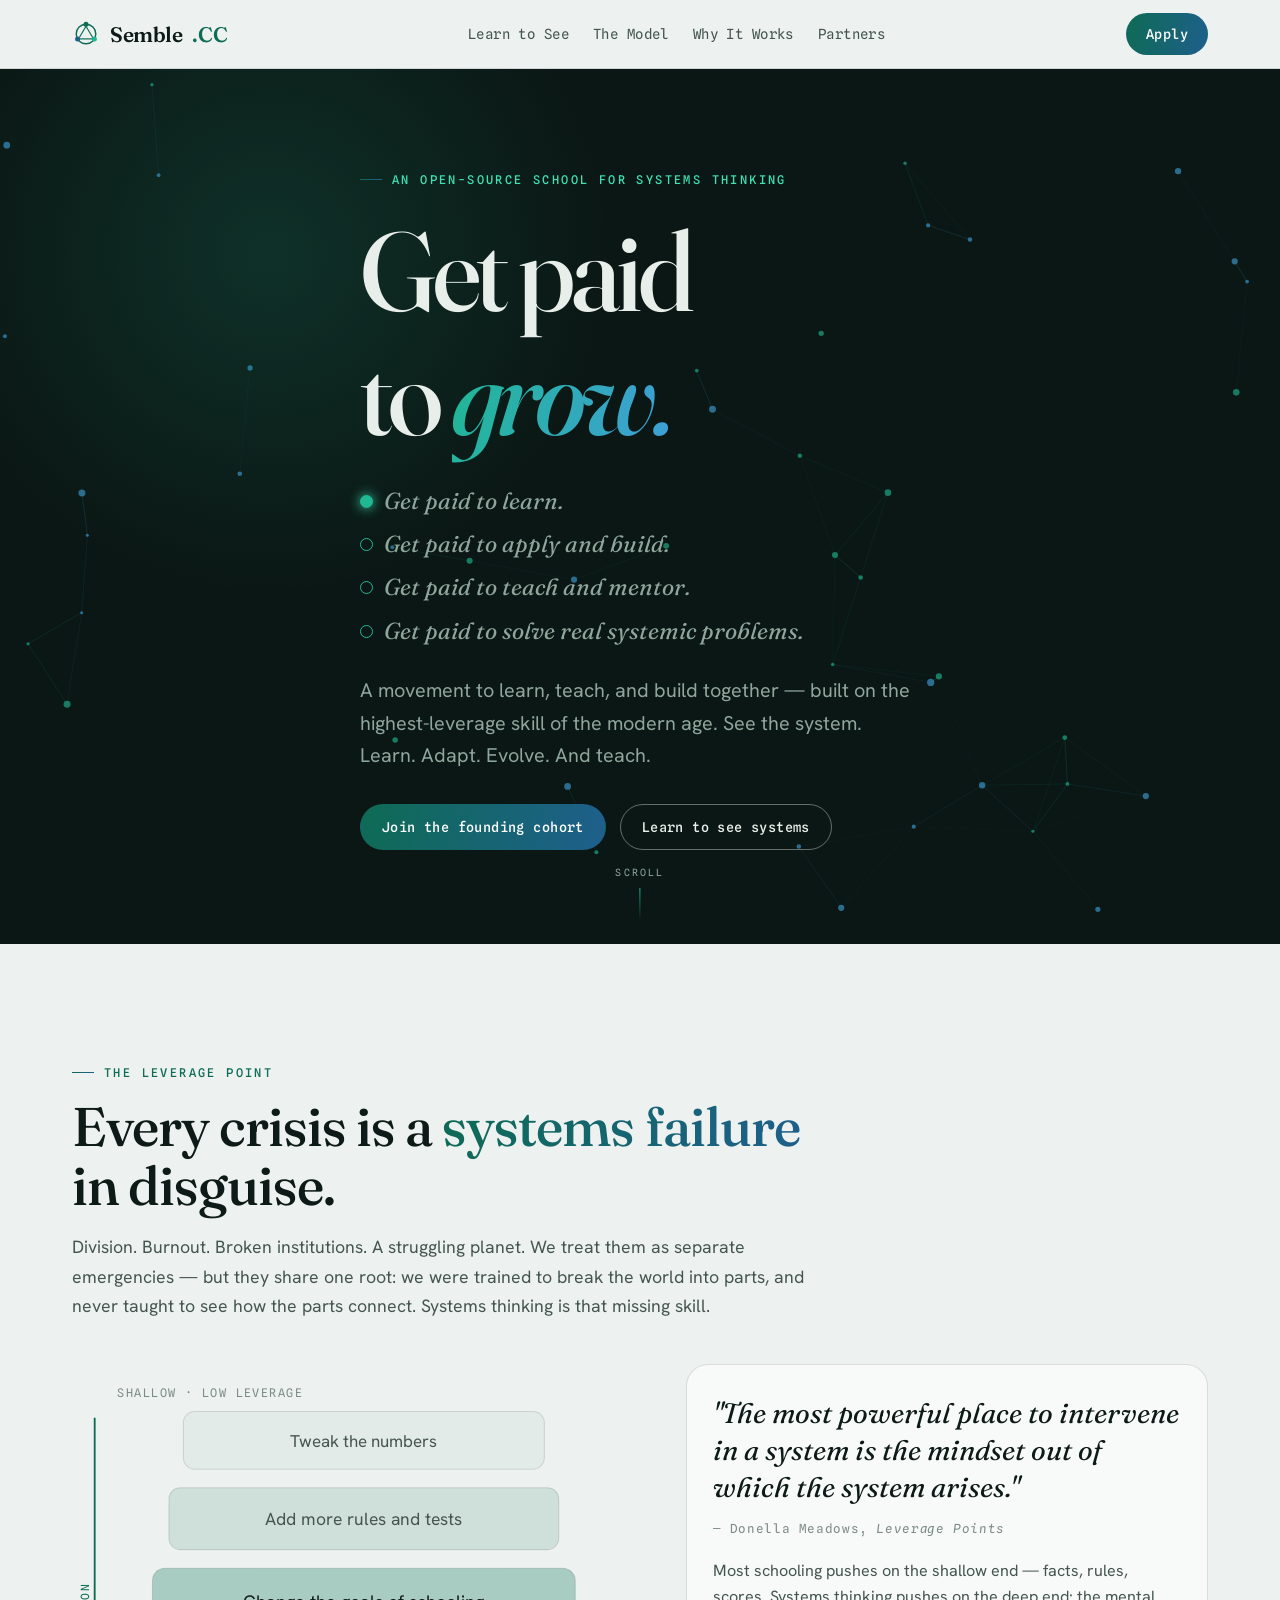
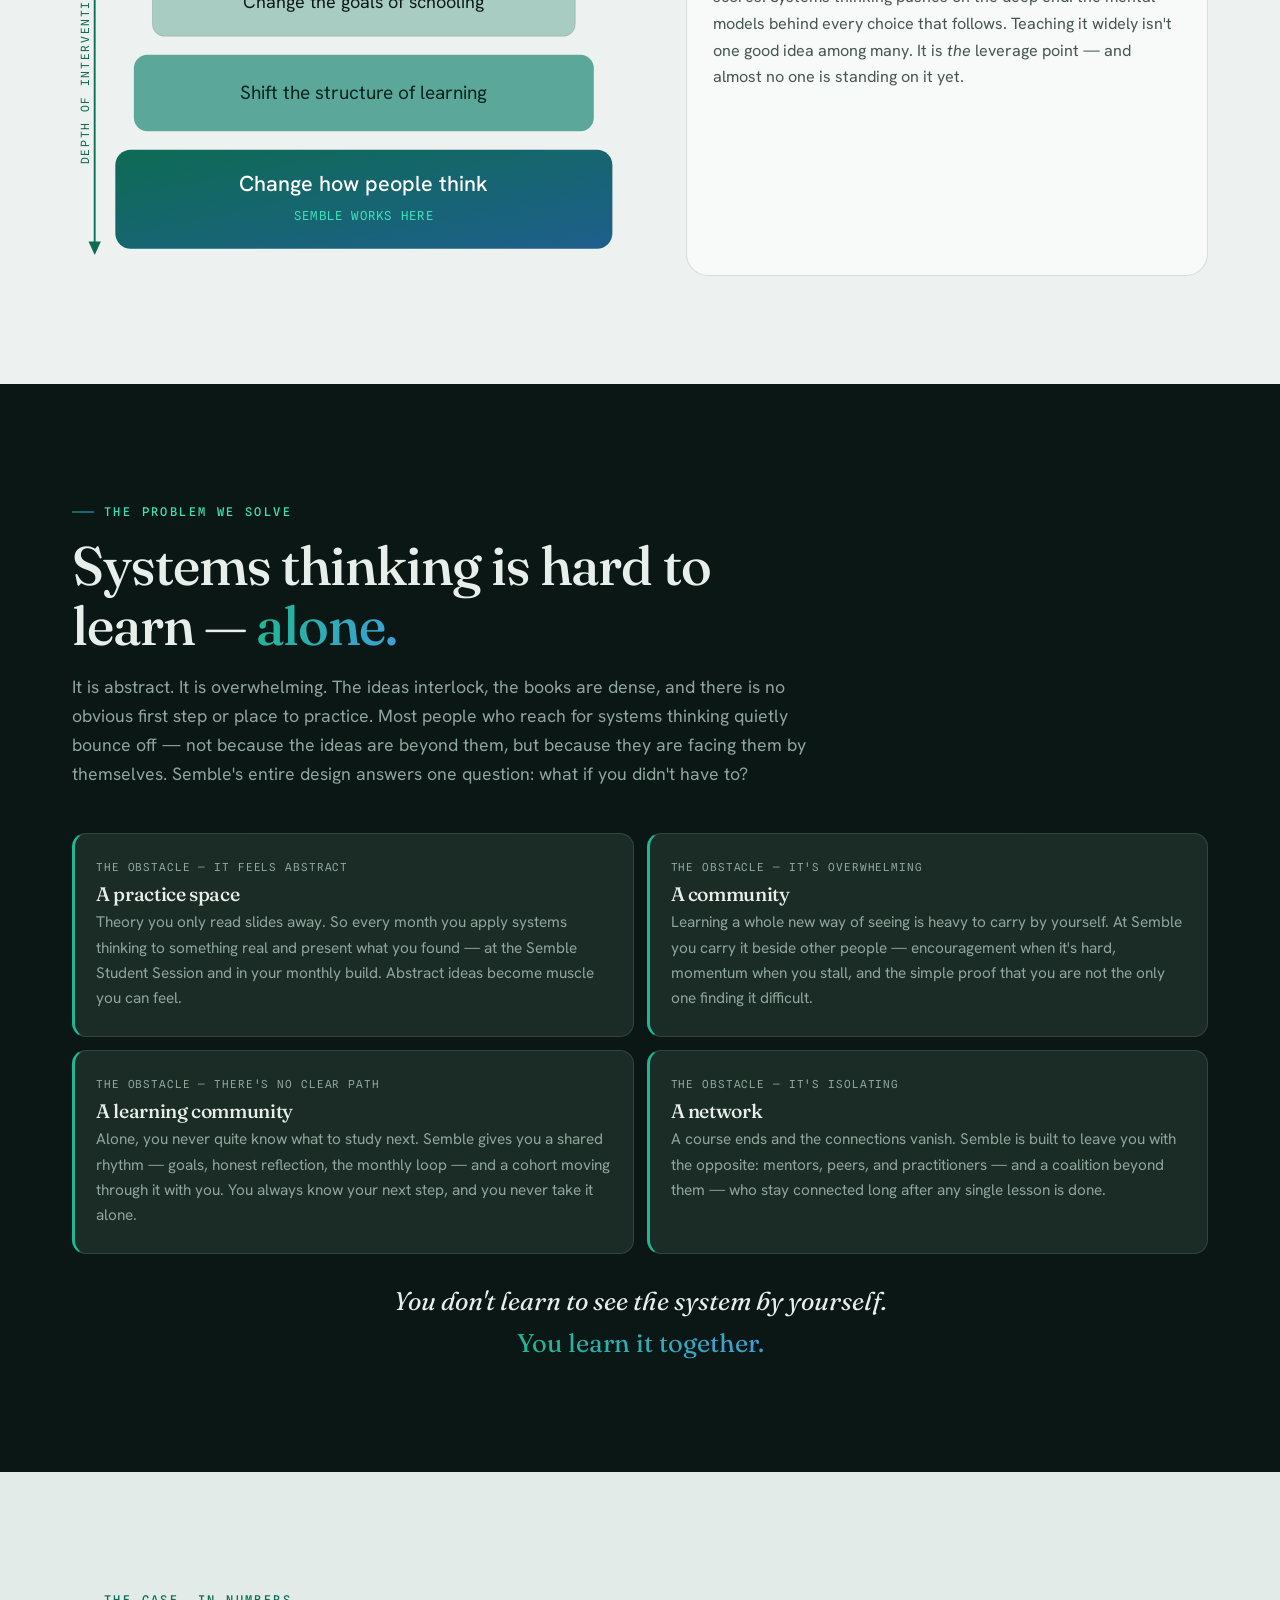
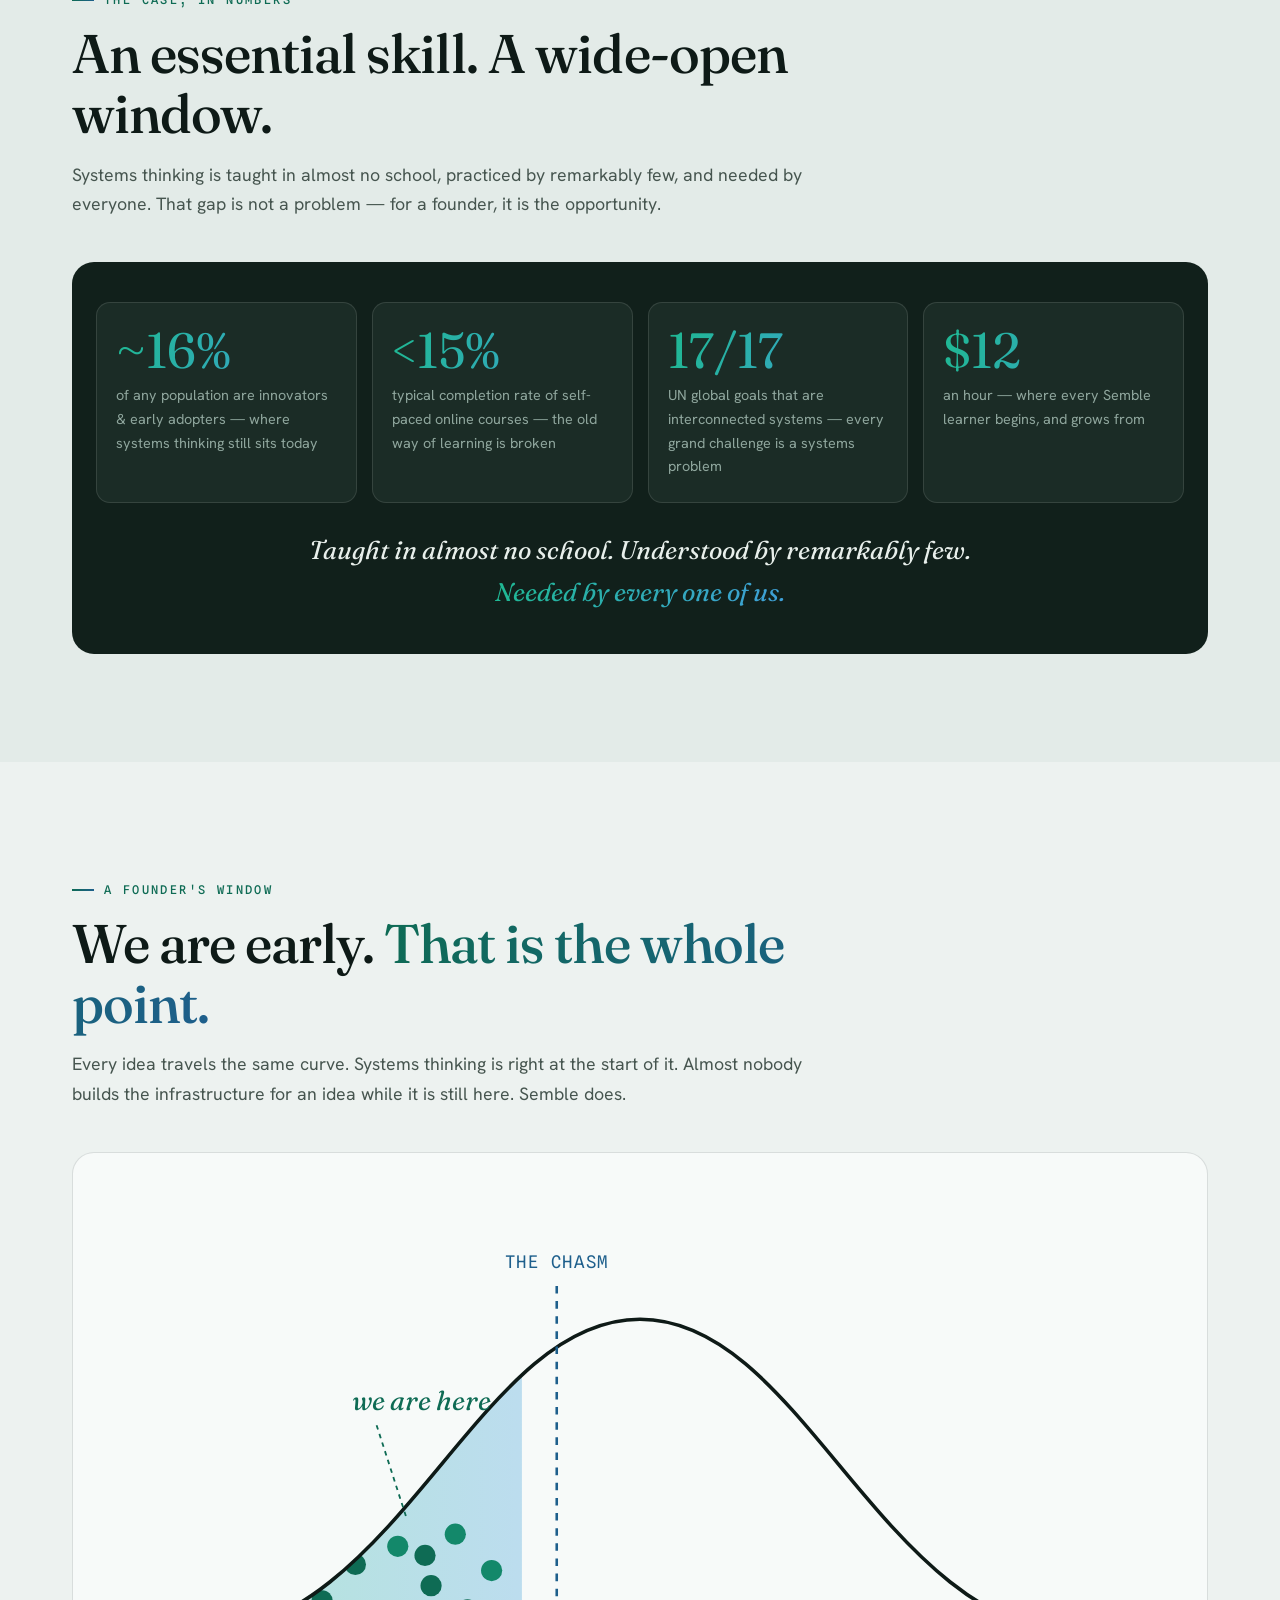
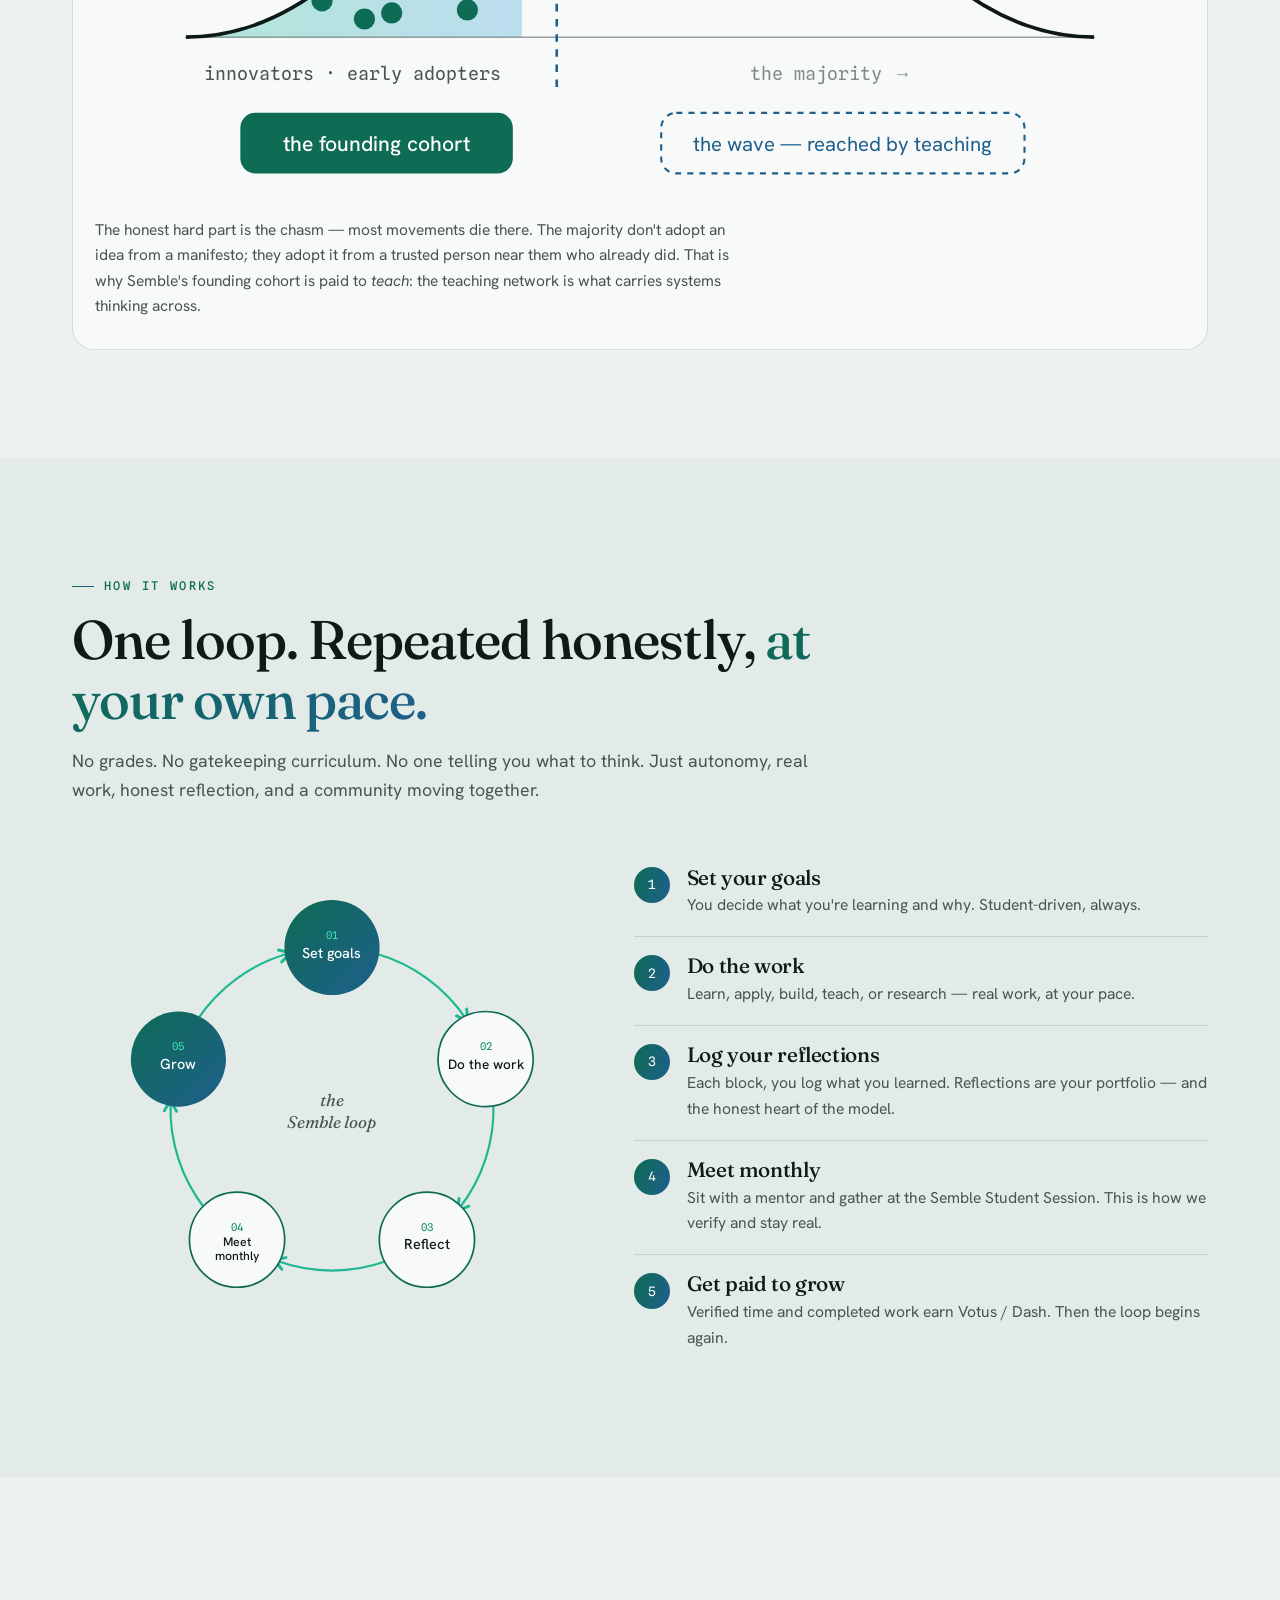
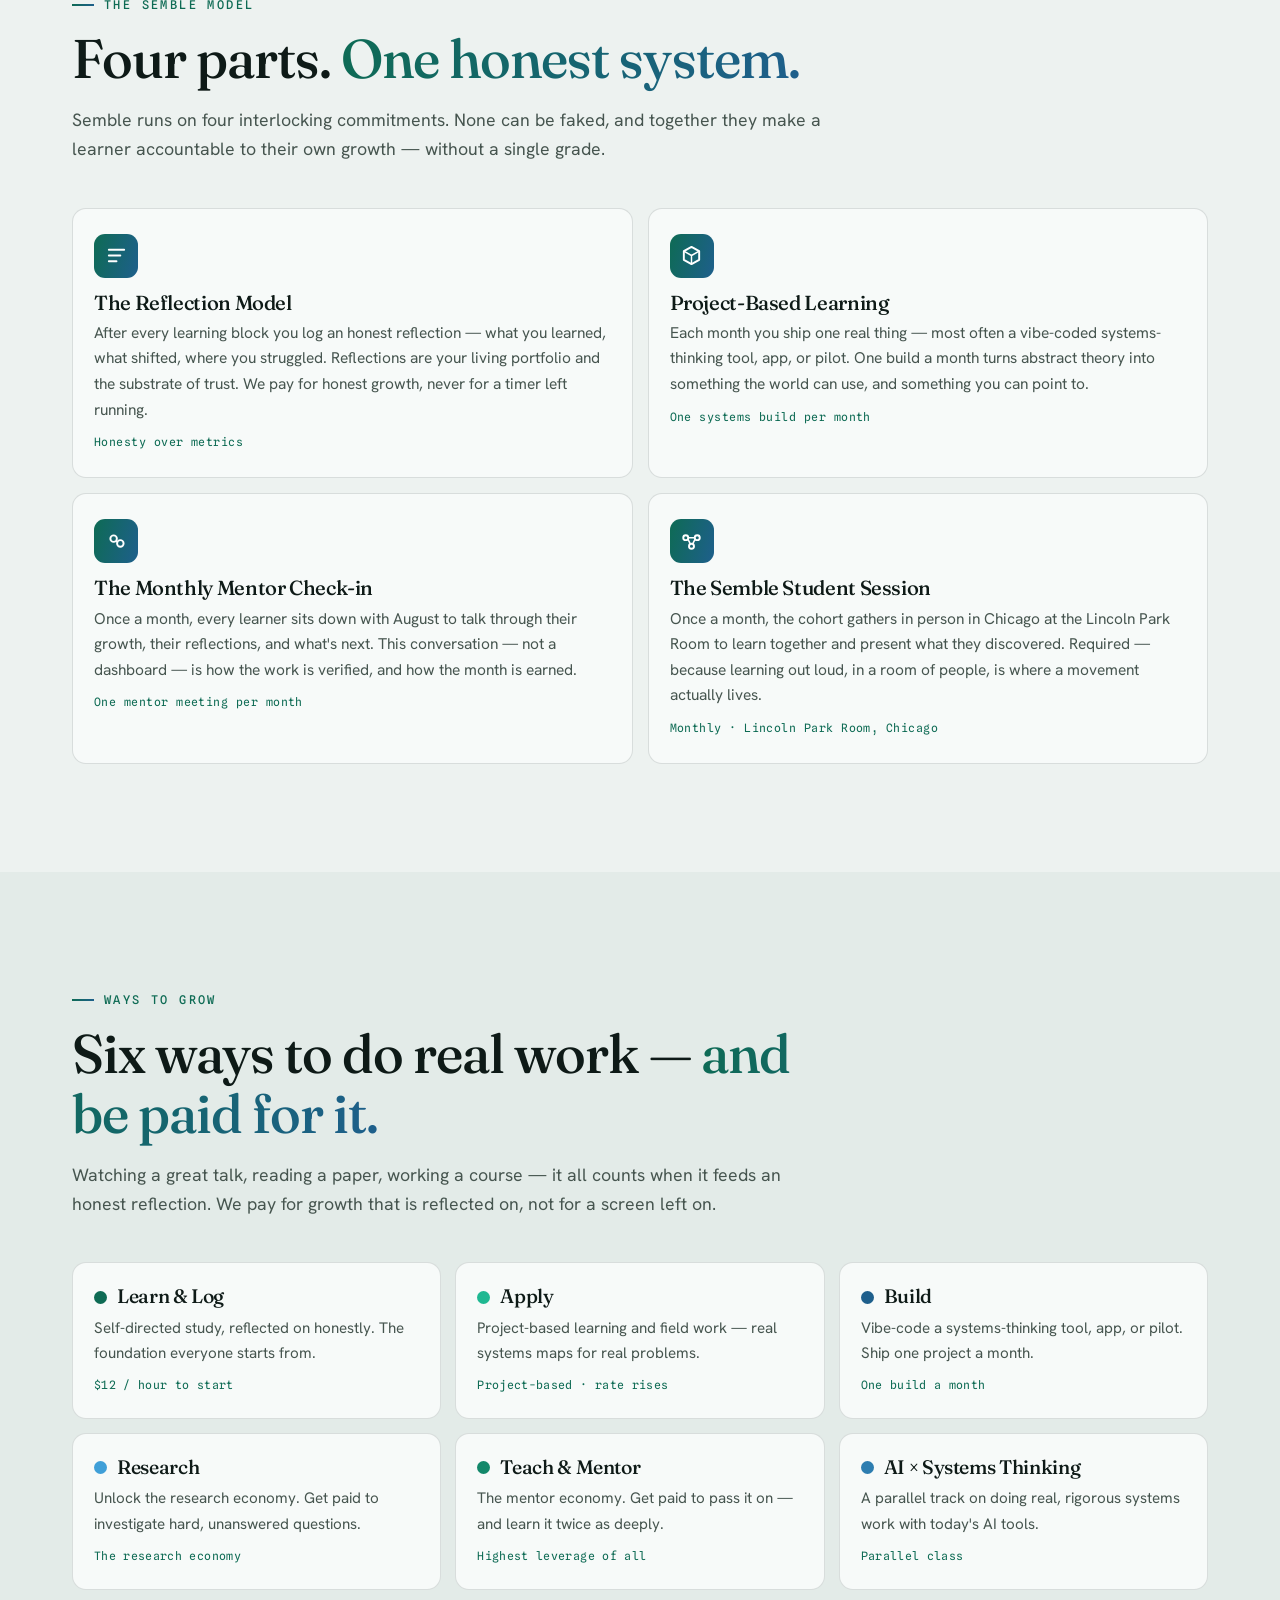
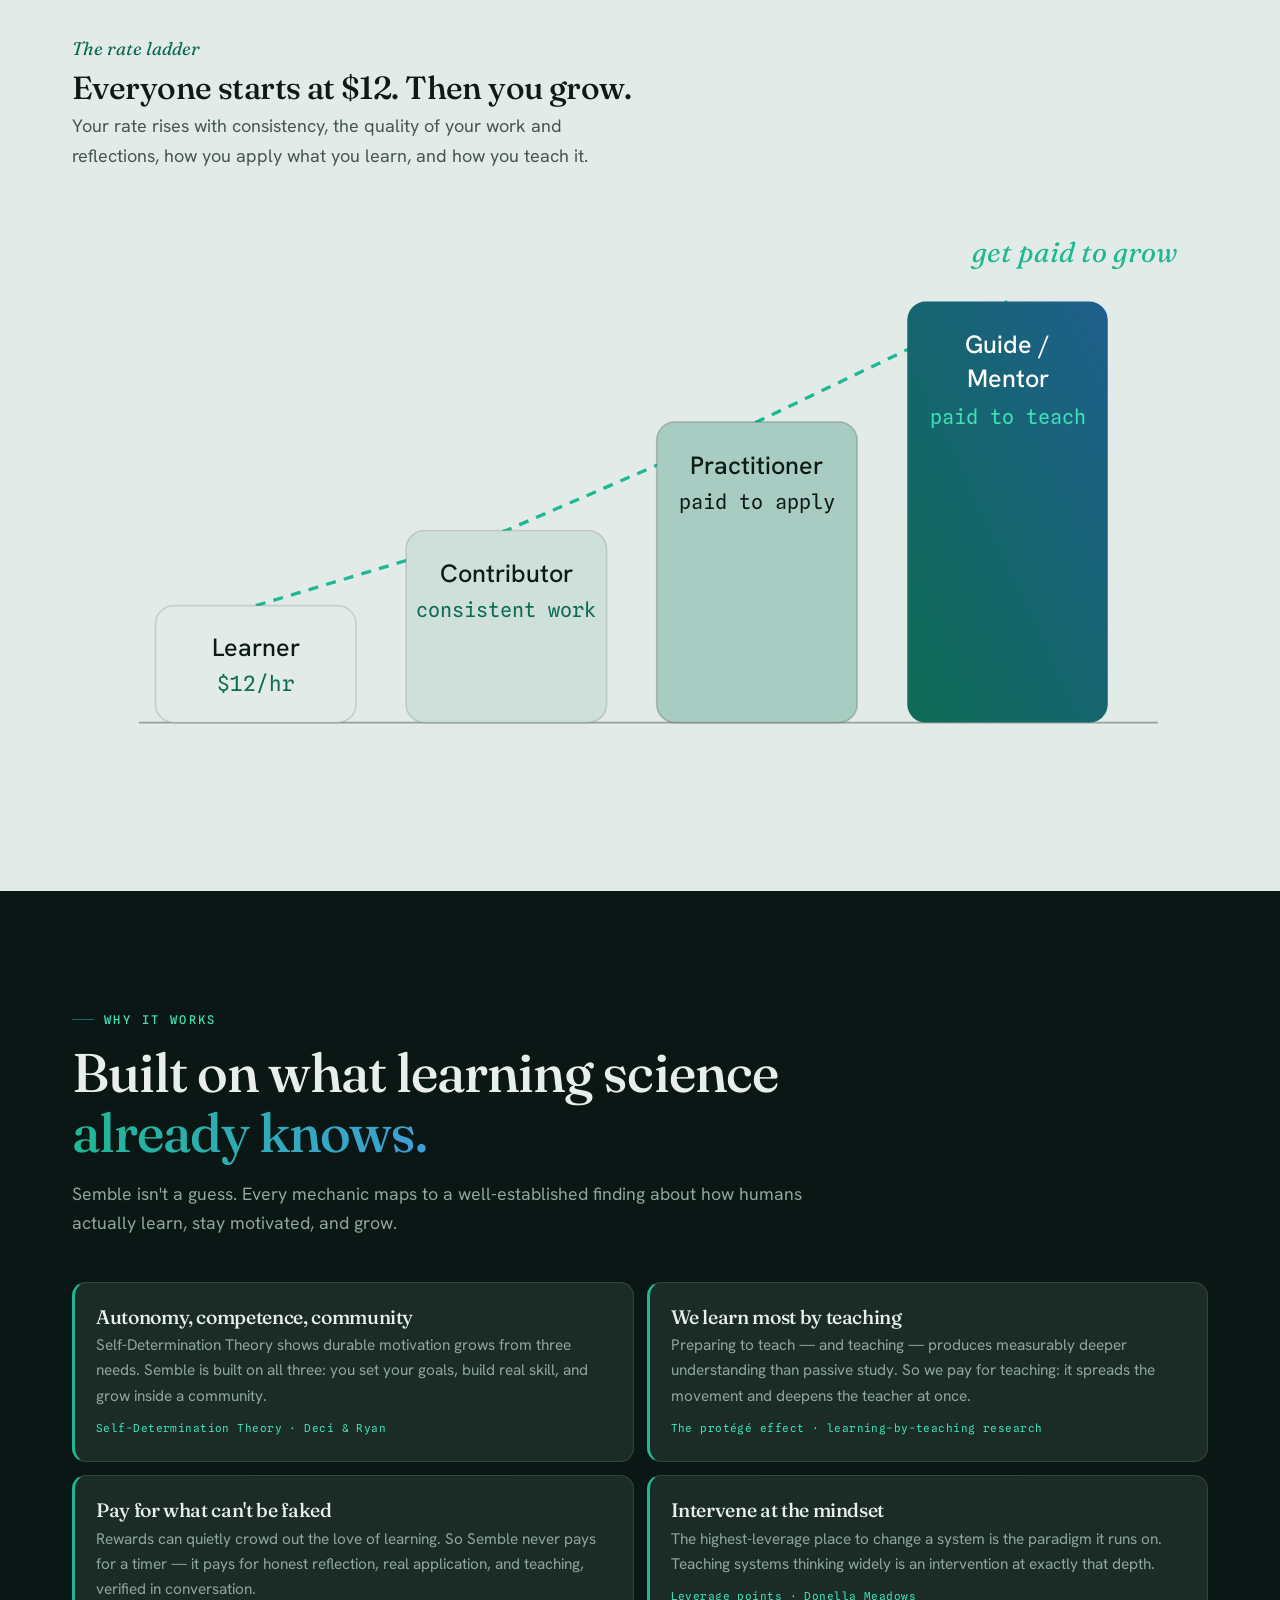
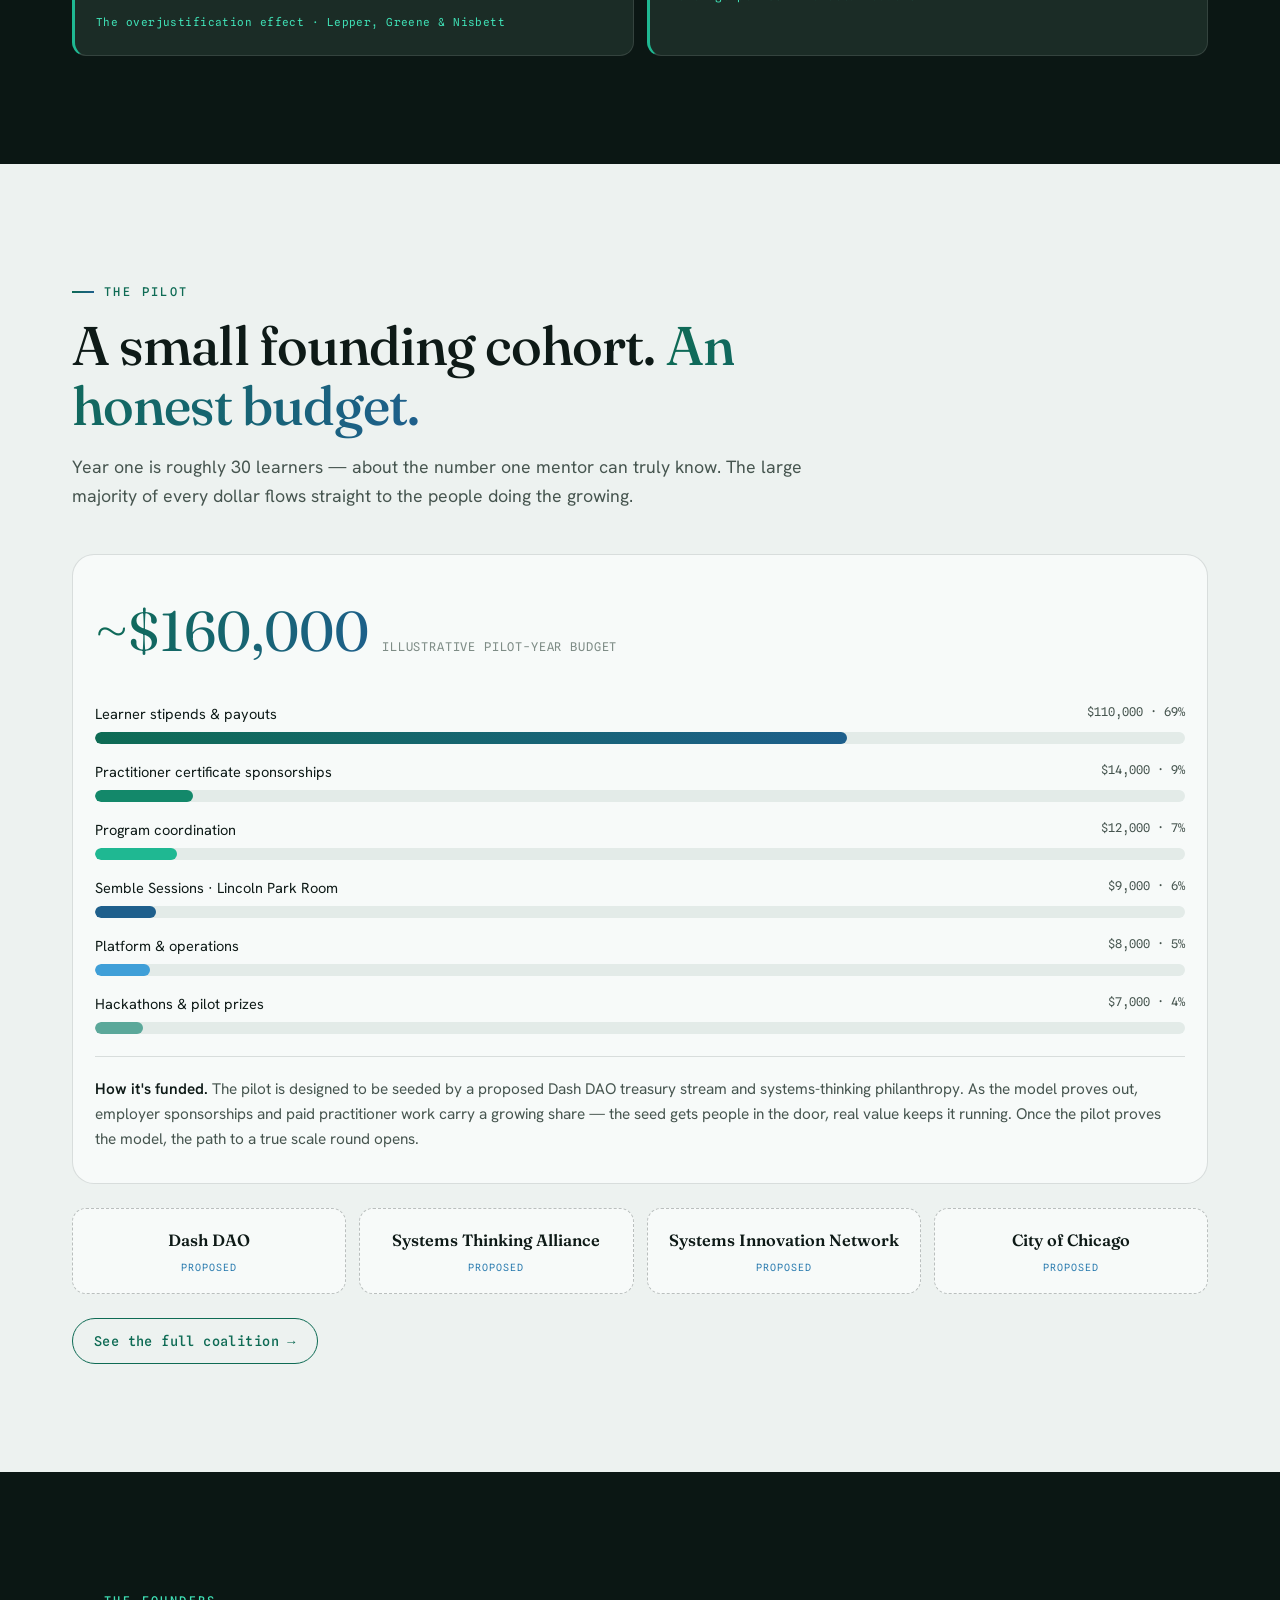
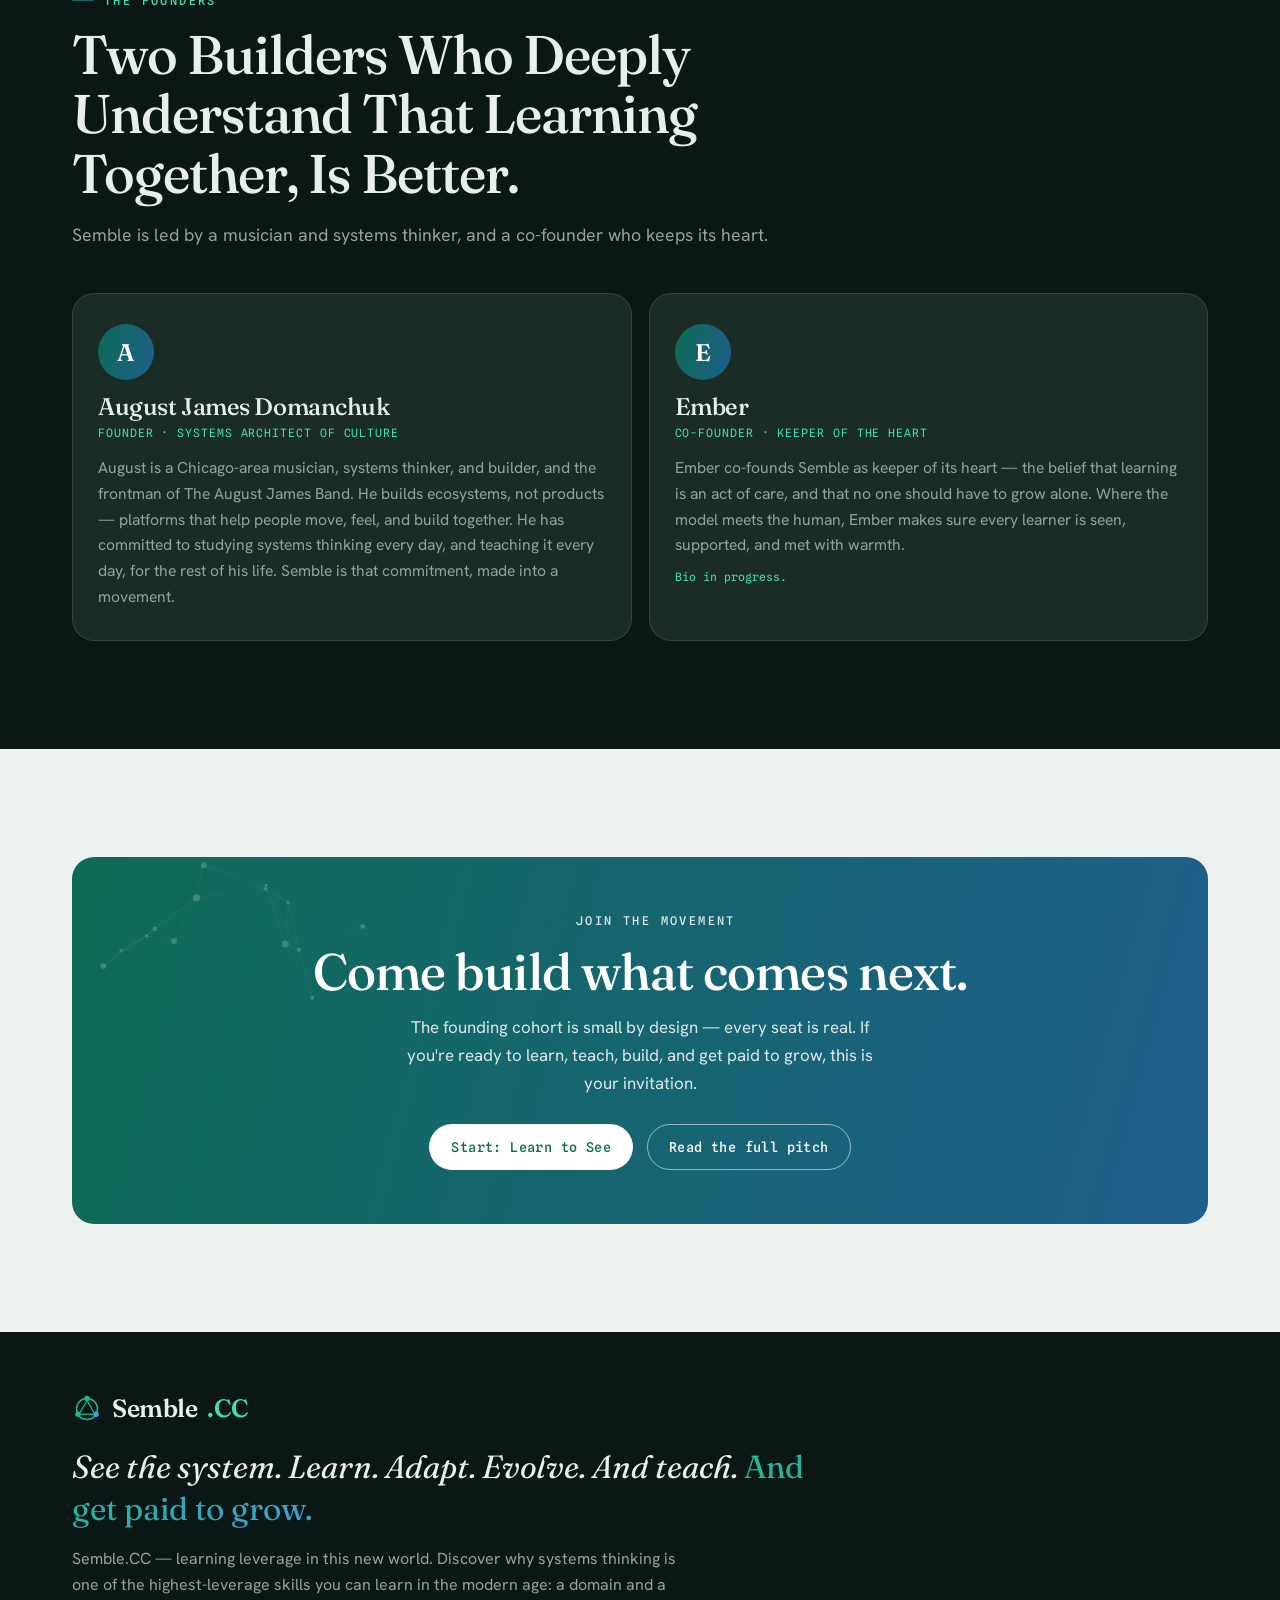
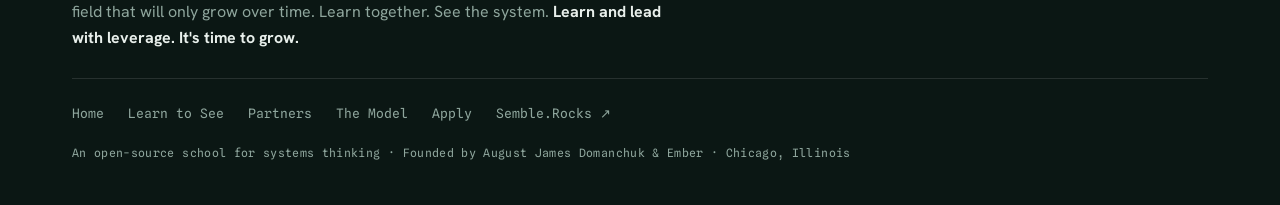
<file: site/public/index.html>
<!DOCTYPE html>
<html lang="en">
<head>
<meta charset="UTF-8">
<meta name="viewport" content="width=device-width, initial-scale=1.0">
<title>Semble.CC — Get Paid to Grow</title>
<meta name="description" content="An open-source school for systems thinking. A movement to learn, teach, and build together — and get paid to grow.">
<link rel="preconnect" href="https://fonts.googleapis.com"><link rel="preconnect" href="https://fonts.gstatic.com" crossorigin>
<link href="https://fonts.googleapis.com/css2?family=Fraunces:ital,opsz,wght@0,9..144,400;0,9..144,500;0,9..144,600;1,9..144,400&family=Hanken+Grotesk:wght@400;500;600&family=Spline+Sans+Mono:wght@400;500&display=swap" rel="stylesheet">
<style>
:root{--bg:#EDF2F0;--bg2:#E3EBE8;--surf:#F7FAF9;--ink:#0E1A17;--ink2:#46554F;--ink3:#7E8C86;
--green:#0E6B54;--green2:#13886A;--blue:#1E5F8C;--blue2:#2D7DB0;--mint:#1FB892;--sky:#3F9FD8;
--line:rgba(14,26,23,.13);--line2:rgba(14,26,23,.26);--dark:#0B1714;--dark2:#11201B;--dcard:#1B2C26;
--dink:#E8EFEB;--dink2:#8FA69D;--dline:rgba(232,239,235,.12);--gm:#3FE0B5;
--rad:14px;--radl:22px;--mw:1180px;--fd:'Fraunces',Georgia,serif;--fb:'Hanken Grotesk',system-ui,sans-serif;
--fm:'Spline Sans Mono',monospace;--grad:linear-gradient(105deg,#0E6B54,#1E5F8C);--gradb:linear-gradient(105deg,#1FB892,#3F9FD8);}
*{margin:0;padding:0;box-sizing:border-box}
body{background:var(--bg);color:var(--ink);font-family:var(--fb);font-size:17px;line-height:1.65;-webkit-font-smoothing:antialiased;overflow-x:hidden}
h1,h2,h3,h4{font-family:var(--fd);font-weight:500;line-height:1.1;letter-spacing:-.018em}
a{color:inherit}::selection{background:var(--mint);color:#04241C}
.wrap{max-width:var(--mw);margin:0 auto;padding:0 22px}
.eb{font-family:var(--fm);font-size:12px;font-weight:500;letter-spacing:.2em;text-transform:uppercase;color:var(--green);display:inline-flex;align-items:center;gap:10px}
.eb::before{content:"";width:22px;height:1.5px;background:var(--grad)}
.gt{background:var(--grad);-webkit-background-clip:text;background-clip:text;color:transparent}
.gtb{background:var(--gradb);-webkit-background-clip:text;background-clip:text;color:transparent}
:root{--iris:#7B6CF0;--iris2:#9D8DF5;--gradi:linear-gradient(105deg,#1E5F8C,#7B6CF0)}
.gti{background:var(--gradi);-webkit-background-clip:text;background-clip:text;color:transparent}
.rv{opacity:0;transform:translateY(28px);transition:opacity .9s cubic-bezier(.2,.7,.2,1),transform .9s cubic-bezier(.2,.7,.2,1)}
.rv.in{opacity:1;transform:none}
section{position:relative}
.page{display:none}.page.active{display:block}
nav{position:sticky;top:0;z-index:60;backdrop-filter:blur(12px);background:rgba(237,242,240,.86);border-bottom:1px solid var(--line)}
.nin{display:flex;align-items:center;justify-content:space-between;padding:13px 22px;max-width:var(--mw);margin:0 auto}
.brand{display:flex;align-items:center;gap:10px;font-family:var(--fd);font-size:21px;font-weight:600;letter-spacing:-.02em;text-decoration:none}
.brand svg{width:28px;height:28px;flex:none}
.nlx{display:none;gap:24px;font-size:14px;font-family:var(--fm);letter-spacing:.03em}
.nlx a{text-decoration:none;color:var(--ink2);transition:color .2s}.nlx a:hover,.nlx a.cur{color:var(--green)}
.btn{display:inline-flex;align-items:center;gap:8px;font-family:var(--fm);font-size:13.5px;font-weight:500;letter-spacing:.03em;padding:11px 21px;border-radius:999px;text-decoration:none;cursor:pointer;border:1.5px solid transparent;transition:all .22s}
.bf{background:var(--grad);color:#fff}.bf:hover{transform:translateY(-2px);box-shadow:0 12px 26px -12px rgba(14,107,84,.7)}
.bg-{border-color:var(--green);color:var(--green)}.bg-:hover{background:var(--green);color:#fff;transform:translateY(-2px)}
nav .btn{padding:9px 19px}
.hero{position:relative;background:var(--dark);color:var(--dink);overflow:hidden;padding:90px 0 94px;min-height:80vh;display:flex;align-items:center}
.netcv{position:absolute;inset:0;width:100%;height:100%;z-index:0}
.hero::after{content:"";position:absolute;left:-8%;top:-18%;width:58%;height:78%;background:radial-gradient(circle,rgba(31,184,146,.16),transparent 68%);z-index:1}
.hin{position:relative;z-index:3;max-width:880px}
.hero .eb{color:var(--gm)}
.hero h1{font-size:clamp(3rem,12vw,7rem);margin:20px 0 0;letter-spacing:-.04em;color:var(--dink)}
.hero h1 em{font-style:italic}.hero h1 em.g{background:var(--gradb);-webkit-background-clip:text;background-clip:text;color:transparent}
.slo{margin:26px 0 6px;display:flex;flex-direction:column;gap:5px}
.slo span{font-family:var(--fd);font-size:clamp(1.05rem,3.6vw,1.45rem);font-style:italic;color:var(--dink2);padding-left:24px;position:relative}
.slo span::before{content:"";position:absolute;left:0;top:.56em;width:11px;height:11px;border-radius:50%;border:1.6px solid var(--mint)}
.slo span.ld::before{background:var(--mint);box-shadow:0 0 12px var(--gm)}
.hero .lede{font-size:clamp(1.05rem,2.4vw,1.24rem);color:var(--dink2);max-width:560px;margin:24px 0 32px}
.hcta{display:flex;gap:14px;flex-wrap:wrap}
.hero .bg-{border-color:rgba(232,239,235,.4);color:var(--dink)}
.hero .bg-:hover{background:rgba(232,239,235,.1);color:#fff;border-color:rgba(232,239,235,.55)}
.cue{position:absolute;bottom:24px;left:50%;transform:translateX(-50%);z-index:3;font-family:var(--fm);font-size:10px;letter-spacing:.22em;text-transform:uppercase;color:var(--dink2);display:flex;flex-direction:column;align-items:center;gap:8px}
.cue .ln{width:1.5px;height:32px;background:linear-gradient(var(--mint),transparent);animation:sl 2.4s ease-in-out infinite}
@keyframes sl{0%,100%{opacity:.2;transform:scaleY(.4);transform-origin:top}50%{opacity:1;transform:scaleY(1)}}
.sec{padding:84px 0}
.sh{max-width:760px;margin-bottom:44px}
.sh h2{font-size:clamp(2.05rem,6vw,3.4rem);margin:14px 0 16px}
.sh p{font-size:1.11rem;color:var(--ink2)}
.kick{font-family:var(--fd);font-style:italic;color:var(--green);font-size:1.15rem}
.dk{background:var(--dark);color:var(--dink)}.dk .sh p{color:var(--dink2)}.dk .eb{color:var(--gm)}.dk .kick{color:var(--gm)}
.lg{display:grid;gap:36px}
.lsvg,.csvg,.losvg,.rsvg,.cosvg,.rfsvg,.ibsvg{width:100%;height:auto;display:block}
.lnote{background:var(--surf);border:1px solid var(--line);border-radius:var(--radl);padding:30px 26px}
.lnote .q{font-family:var(--fd);font-size:clamp(1.3rem,3.8vw,1.75rem);font-style:italic;line-height:1.32}
.lnote .ci{font-family:var(--fm);font-size:12.5px;letter-spacing:.05em;color:var(--ink3);margin-top:13px}
.stb{background:var(--dark2);border-radius:var(--radl);padding:40px 24px;color:var(--dink)}
.stg{display:grid;grid-template-columns:1fr 1fr;gap:15px}
.st{background:var(--dcard);border:1px solid var(--dline);border-radius:var(--rad);padding:23px 19px}
.st .b{font-family:var(--fd);font-size:clamp(2.2rem,8vw,3.1rem);line-height:1;background:var(--gradb);-webkit-background-clip:text;background-clip:text;color:transparent}
.st .l{font-size:.9rem;color:var(--dink2);margin-top:8px}
.stf{margin-top:26px;font-family:var(--fd);font-style:italic;font-size:clamp(1.15rem,3.6vw,1.6rem);text-align:center;color:var(--dink)}
.pan{background:var(--surf);border:1px solid var(--line);border-radius:var(--radl);padding:30px 22px}
.hg{display:grid;gap:42px;align-items:center}
.losvg{max-width:510px;margin:0 auto}
.orb{transform-origin:300px 300px;animation:spin 24s linear infinite}@keyframes spin{to{transform:rotate(360deg)}}
.steps{display:flex;flex-direction:column}
.step{display:flex;gap:17px;padding:18px 0;border-bottom:1px solid var(--line)}
.step:last-child{border-bottom:none}
.step .n{font-family:var(--fm);font-size:13px;color:#fff;background:var(--grad);width:36px;height:36px;border-radius:50%;display:flex;align-items:center;justify-content:center;flex:none}
.step h4{font-size:1.3rem;margin-bottom:3px}.step p{color:var(--ink2);font-size:.98rem}
.mg{display:grid;gap:15px}
.mc{background:var(--surf);border:1px solid var(--line);border-radius:var(--rad);padding:25px 21px;transition:transform .25s,box-shadow .25s}
.mc:hover{transform:translateY(-4px);box-shadow:0 18px 38px -22px rgba(14,107,84,.5)}
.mc .mi{width:44px;height:44px;border-radius:11px;background:var(--grad);display:flex;align-items:center;justify-content:center;margin-bottom:14px}
.mc .mi svg{width:23px;height:23px}
.mc h4{font-size:1.27rem;margin-bottom:6px}.mc p{color:var(--ink2);font-size:.97rem}
.mc .tg{font-family:var(--fm);font-size:11.5px;letter-spacing:.04em;color:var(--green);margin-top:11px;display:block}
.tg-{display:grid;gap:14px}
.tk{background:var(--surf);border:1px solid var(--line);border-radius:var(--rad);padding:23px 21px;transition:transform .25s,box-shadow .25s,border-color .25s}
.tk:hover{transform:translateY(-5px);border-color:var(--mint);box-shadow:0 16px 36px -20px rgba(31,184,146,.55)}
.tk .ti{display:flex;align-items:center;gap:10px;margin-bottom:8px}
.tk .dt{width:13px;height:13px;border-radius:50%;flex:none}
.tk h4{font-size:1.22rem}.tk p{color:var(--ink2);font-size:.95rem}
.tk .rt{font-family:var(--fm);font-size:11.5px;color:var(--green);margin-top:10px;letter-spacing:.03em}
.pil{display:grid;gap:13px}
.pl{background:var(--dcard);border:1px solid var(--dline);border-radius:var(--rad);padding:24px 21px;border-left:3px solid var(--mint)}
.pl h4{font-size:1.22rem;color:var(--dink);margin-bottom:5px}
.pl p{color:var(--dink2);font-size:.96rem}
.pl .s{font-family:var(--fm);font-size:11px;color:var(--gm);margin-top:10px;letter-spacing:.04em}
.bud{background:var(--surf);border:1px solid var(--line);border-radius:var(--radl);padding:30px 22px}
.bt{display:flex;align-items:baseline;gap:13px;flex-wrap:wrap}
.bt .a{font-family:var(--fd);font-size:clamp(2.5rem,9vw,3.5rem)}
.bt .l{font-family:var(--fm);font-size:12px;letter-spacing:.07em;text-transform:uppercase;color:var(--ink3)}
.bars{margin-top:24px;display:flex;flex-direction:column;gap:16px}
.btp{display:flex;justify-content:space-between;font-size:.91rem;margin-bottom:6px;gap:10px}
.btp .v{font-family:var(--fm);color:var(--ink2);font-size:12px;flex:none}
.btr{height:12px;background:var(--bg2);border-radius:999px;overflow:hidden}
.bfl{height:100%;width:0;border-radius:999px;transition:width 1.3s cubic-bezier(.2,.7,.2,1)}
.fn{margin-top:22px;padding-top:20px;border-top:1px solid var(--line);font-size:.96rem;color:var(--ink2)}
.pp{display:grid;gap:13px;grid-template-columns:1fr 1fr}
.ppc{background:var(--surf);border:1px dashed var(--line2);border-radius:var(--rad);padding:18px 16px;text-align:center}
.ppc .n{font-family:var(--fd);font-size:1.02rem;font-weight:600}
.ppc .s{font-family:var(--fm);font-size:10px;letter-spacing:.1em;text-transform:uppercase;color:var(--blue2);margin-top:5px}
.fnd{display:grid;gap:17px}
.fc{background:var(--dcard);border:1px solid var(--dline);border-radius:var(--radl);padding:30px 25px}
.fc .av{width:56px;height:56px;border-radius:50%;background:var(--grad);display:flex;align-items:center;justify-content:center;font-family:var(--fd);font-size:1.5rem;font-weight:600;color:#fff;margin-bottom:14px}
.fc h3{font-size:1.5rem;color:var(--dink);margin-bottom:3px}
.fc .ro{font-family:var(--fm);font-size:11.5px;letter-spacing:.08em;text-transform:uppercase;color:var(--gm);margin-bottom:12px}
.fc p{color:var(--dink2);font-size:.98rem}
.fc .nt{color:var(--gm);font-family:var(--fm);font-size:11.5px;margin-top:10px}
.join,.cta{position:relative;background:var(--grad);color:#fff;border-radius:var(--radl);padding:54px 28px;text-align:center;overflow:hidden}
.join h2,.cta h2{color:#fff;font-size:clamp(2rem,6.8vw,3.2rem);margin-bottom:14px}
.join p,.cta p{color:rgba(255,255,255,.86);max-width:500px;margin:0 auto 26px;font-size:1.06rem}
.join .bf,.cta .bf{background:#fff;color:var(--green)}
.join .bg-,.cta .bg-{border-color:rgba(255,255,255,.55);color:#fff}
.join .bg-:hover,.cta .bg-:hover{background:rgba(255,255,255,.14);color:#fff}
.ctacv{position:absolute;inset:0;opacity:.3}
.rf{display:grid;gap:36px;align-items:center}
.rfsvg{max-width:520px;margin:0 auto}
.rf .q{font-family:var(--fd);font-size:clamp(1.4rem,4.2vw,2rem);font-style:italic;line-height:1.3}
.rf .qp{color:var(--ink2);margin-top:16px;font-size:1.03rem}
.sd{display:grid;gap:15px}
.sdc{background:var(--surf);border:1px solid var(--line);border-radius:var(--rad);padding:26px 22px;text-align:center}
.sdc .ic{width:54px;height:54px;margin:0 auto 13px}
.sdc h4{font-size:1.25rem;margin-bottom:6px}.sdc p{color:var(--ink2);font-size:.96rem}
.bbg{display:grid;gap:15px}
.bb{background:var(--surf);border:1px solid var(--line);border-radius:var(--rad);padding:24px 21px;transition:transform .25s,box-shadow .25s}
.bb:hover{transform:translateY(-4px);box-shadow:0 16px 36px -22px rgba(14,107,84,.5)}
.bb .bv{height:84px;margin-bottom:13px;display:flex;align-items:center;justify-content:center}
.bb .bv svg{height:100%;width:auto}
.bb h4{font-size:1.22rem;margin-bottom:5px}.bb p{color:var(--ink2);font-size:.95rem}
.bb .tg{font-family:var(--fm);font-size:11px;letter-spacing:.04em;color:var(--green);margin-top:9px;display:block}
.ibg{display:grid;gap:36px;align-items:center}
.ibsvg{max-width:460px;margin:0 auto}
.ibl{display:flex;flex-direction:column;gap:14px}
.ibrow{border-left:3px solid var(--mint);padding:4px 0 4px 16px}
.ibrow h4{font-size:1.15rem}.ibrow p{color:var(--ink2);font-size:.95rem}
.ibrow .lv{font-family:var(--fm);font-size:11px;letter-spacing:.06em;text-transform:uppercase;color:var(--blue2)}
.lvtabs{display:flex;gap:10px;flex-wrap:wrap;margin-bottom:28px}
.lvtab{flex:1;min-width:150px;background:var(--surf);border:1.5px solid var(--line);border-radius:var(--rad);padding:18px 16px;cursor:pointer;text-align:left;transition:all .22s;font-family:var(--fb)}
.lvtab .tn{font-family:var(--fm);font-size:11px;letter-spacing:.1em;text-transform:uppercase;color:var(--ink3)}
.lvtab .tt{font-family:var(--fd);font-size:1.3rem;margin:5px 0 3px;color:var(--ink);display:block}
.lvtab .td{font-size:.86rem;color:var(--ink2);display:block}
.lvtab.on{border-color:var(--mint);background:var(--dcard);box-shadow:0 14px 30px -18px rgba(31,184,146,.6)}
.lvtab.on .tn{color:var(--gm)}.lvtab.on .tt{color:#fff}.lvtab.on .td{color:var(--dink2)}
.lvpanel{display:none}.lvpanel.on{display:block;animation:fade .5s ease}
@keyframes fade{from{opacity:0;transform:translateY(14px)}to{opacity:1;transform:none}}
.lvhead{background:var(--dark);color:var(--dink);border-radius:var(--radl);padding:30px 26px;margin-bottom:20px}
.lvhead .lt{font-family:var(--fm);font-size:11.5px;letter-spacing:.14em;text-transform:uppercase;color:var(--gm)}
.lvhead h3{font-size:clamp(1.5rem,4.5vw,2.2rem);margin:8px 0 10px;color:var(--dink)}
.lvhead p{color:var(--dink2);font-size:1.02rem}
.lvhead .goal{margin-top:14px;padding-top:14px;border-top:1px solid var(--dline);font-family:var(--fd);font-style:italic;color:var(--gm);font-size:1.05rem}
.cg{display:grid;gap:13px}
.cc{background:var(--surf);border:1px solid var(--line);border-radius:var(--rad);padding:21px 19px}
.cc .cn{font-family:var(--fm);font-size:11px;color:var(--blue2);letter-spacing:.05em}
.cc h4{font-size:1.16rem;margin:4px 0 5px}.cc p{color:var(--ink2);font-size:.94rem}
.qg{display:grid;gap:15px}
.qc{background:var(--dcard);border:1px solid var(--dline);border-radius:var(--rad);padding:26px 22px;border-top:3px solid var(--mint)}
.qc .qq{font-family:var(--fd);font-style:italic;font-size:1.16rem;line-height:1.4;color:var(--dink)}
.qc .qa{font-family:var(--fm);font-size:12px;color:var(--gm);margin-top:13px;letter-spacing:.03em}
.qc .qr{font-size:11.5px;color:var(--dink2);margin-top:2px}
.cosvg{max-width:560px;margin:0 auto}
.banner{background:var(--dcard);border:1px solid var(--dline);border-left:3px solid var(--mint);border-radius:var(--rad);padding:22px;color:var(--dink2);font-size:.99rem}
.banner strong{color:var(--dink);font-weight:600}
.pgrid{display:flex;flex-direction:column;gap:20px}
.pc{background:var(--surf);border:1px solid var(--line);border-radius:var(--radl);padding:30px 26px}
.pc .ph{display:flex;align-items:center;gap:13px;flex-wrap:wrap;margin-bottom:6px}
.pc .pdot{width:42px;height:42px;border-radius:11px;display:flex;align-items:center;justify-content:center;font-family:var(--fd);font-weight:600;color:#fff;font-size:1.15rem;flex:none}
.pc h3{font-size:1.55rem}
.pc .stat{font-family:var(--fm);font-size:10.5px;letter-spacing:.1em;text-transform:uppercase;padding:5px 11px;border-radius:999px;background:var(--bg2);color:var(--blue2);border:1px dashed var(--line2)}
.pc .who{color:var(--ink2);font-size:1rem;margin:10px 0 18px}
.prop{background:var(--bg);border-radius:var(--rad);padding:18px;margin-bottom:12px}
.prop .plbl{font-family:var(--fm);font-size:11px;letter-spacing:.08em;text-transform:uppercase;color:var(--green);margin-bottom:6px}
.prop p{font-size:.96rem;color:var(--ink2)}
.prop ul{list-style:none;margin-top:8px;display:flex;flex-direction:column;gap:6px}
.prop li{font-size:.94rem;color:var(--ink2);padding-left:18px;position:relative}
.prop li::before{content:"";position:absolute;left:0;top:.62em;width:8px;height:8px;border-radius:50%;background:var(--grad)}
.statusline{display:flex;align-items:center;gap:9px;font-family:var(--fm);font-size:12px;color:var(--ink3);margin-top:4px}
.statusline .dot{width:9px;height:9px;border-radius:50%;background:var(--blue2);flex:none}
footer{background:var(--dark);color:var(--dink);padding:56px 0 42px}
.fsl{font-family:var(--fd);font-size:clamp(1.35rem,4.4vw,2rem);font-style:italic;line-height:1.32;max-width:760px;margin:16px 0}
.fbd{color:var(--dink2);max-width:620px;font-size:1rem}
.fr{display:flex;flex-wrap:wrap;gap:13px 24px;margin-top:26px;padding-top:24px;border-top:1px solid var(--dline);font-family:var(--fm);font-size:13px}
.fr a{color:var(--dink2);text-decoration:none;cursor:pointer;transition:color .2s}.fr a:hover{color:var(--gm)}
.fm{font-family:var(--fm);font-size:11.5px;color:var(--dink2);margin-top:20px;letter-spacing:.03em}
@media(min-width:720px){.nlx{display:flex}.lg,.rf,.ibg{grid-template-columns:1fr 1fr}.stg{grid-template-columns:repeat(4,1fr)}
.hg{grid-template-columns:.95fr 1.05fr}.lg{grid-template-columns:1.05fr .95fr}.mg,.fnd{grid-template-columns:1fr 1fr}
.tg-{grid-template-columns:1fr 1fr}.pp{grid-template-columns:repeat(4,1fr)}.pil{grid-template-columns:1fr 1fr}
.sd{grid-template-columns:repeat(3,1fr)}.bbg,.qg,.cg{grid-template-columns:1fr 1fr}.pgrid{grid-template-columns:1fr 1fr}}
@media(min-width:980px){body{font-size:18px}.sec{padding:108px 0}.tg-,.bbg,.cg{grid-template-columns:repeat(3,1fr)}}
@media(prefers-reduced-motion:reduce){*{animation:none!important;transition:none!important}.rv{opacity:1;transform:none}}
</style>
</head>
<body>

<nav><div class="nin">
  <a href="#/home" class="brand">
    <svg viewBox="0 0 40 40" fill="none" aria-hidden="true"><circle cx="20" cy="20" r="14" stroke="#0E6B54" stroke-width="2"/><circle cx="20" cy="6" r="3.6" fill="#0E6B54"/><circle cx="32" cy="27" r="3.6" fill="#1FB892"/><circle cx="8" cy="27" r="3.6" fill="#1E5F8C"/><line x1="20" y1="9" x2="29.5" y2="25" stroke="#0E6B54" stroke-width="1.7"/><line x1="29" y1="27" x2="11" y2="27" stroke="#0E6B54" stroke-width="1.7"/><line x1="10.5" y1="25" x2="20" y2="9" stroke="#0E6B54" stroke-width="1.7"/></svg>
    Semble<span style="color:var(--green)">.CC</span>
  </a>
  <div class="nlx">
    <a href="#/learn" data-nav="learn">Learn to See</a>
    <a href="#/home/model">The Model</a>
    <a href="#/home/why">Why It Works</a>
    <a href="#/partners" data-nav="partners">Partners</a>
  </div>
  <a href="#/home/join" class="btn bf">Apply</a>
</div></nav>

<section class="page active" id="page-home">

<header class="hero">
  <canvas class="netcv" aria-hidden="true"></canvas>
  <div class="wrap hin">
    <span class="eb rv">An open-source school for systems thinking</span>
    <h1 class="rv" style="transition-delay:.08s">Get paid<br>to <em class="g">grow.</em></h1>
    <div class="slo rv" style="transition-delay:.16s">
      <span class="ld">Get paid to learn.</span>
      <span>Get paid to apply and build.</span>
      <span>Get paid to teach and mentor.</span>
      <span>Get paid to solve real systemic problems.</span>
    </div>
    <p class="lede rv" style="transition-delay:.24s">A movement to learn, teach, and build together — built on the highest-leverage skill of the modern age. See the system. Learn. Adapt. Evolve. And teach.</p>
    <div class="hcta rv" style="transition-delay:.32s">
      <a href="#/home/join" class="btn bf">Join the founding cohort</a>
      <a href="#/learn" class="btn bg-">Learn to see systems</a>
    </div>
  </div>
  <div class="cue" aria-hidden="true"><span>Scroll</span><span class="ln"></span></div>
</header>

<section class="sec" id="leverage"><div class="wrap">
  <div class="sh rv">
    <span class="eb">The leverage point</span>
    <h2>Every crisis is a <span class="gt">systems failure</span> in disguise.</h2>
    <p>Division. Burnout. Broken institutions. A struggling planet. We treat them as separate emergencies — but they share one root: we were trained to break the world into parts, and never taught to see how the parts connect. Systems thinking is that missing skill.</p>
  </div>
  <div class="lg">
    <div class="rv">
      <svg class="lsvg" viewBox="0 0 560 496" xmlns="http://www.w3.org/2000/svg" role="img" aria-label="Depth of intervention: tweaking numbers is shallow, low leverage; changing how people think is the deepest, highest-leverage place to intervene. Semble works there.">
        <defs><linearGradient id="gd" x1="0" y1="0" x2="1" y2="1"><stop offset="0" stop-color="#0E6B54"/><stop offset="1" stop-color="#1E5F8C"/></linearGradient></defs>
        <text x="44" y="32" font-family="Spline Sans Mono" font-size="11.5" letter-spacing="1.4" fill="#7E8C86">SHALLOW · LOW LEVERAGE</text>
        <g font-family="Hanken Grotesk">
          <rect x="108" y="46" width="350" height="56" rx="11" fill="#E3EBE8" stroke="#0E1A1722"/><text x="283" y="80" text-anchor="middle" font-size="16.5" fill="#46554F">Tweak the numbers</text>
          <rect x="94" y="120" width="378" height="60" rx="11" fill="#CFDFD9" stroke="#0E1A1722"/><text x="283" y="156" text-anchor="middle" font-size="17" fill="#46554F">Add more rules and tests</text>
          <rect x="78" y="198" width="410" height="66" rx="12" fill="#A9CCC2" stroke="#0E1A1722"/><text x="283" y="237" text-anchor="middle" font-size="17.5" fill="#0E1A17">Change the goals of schooling</text>
          <rect x="60" y="282" width="446" height="74" rx="13" fill="#5BA89A"/><text x="283" y="325" text-anchor="middle" font-size="18.5" fill="#04241C">Shift the structure of learning</text>
          <rect x="42" y="374" width="482" height="96" rx="15" fill="url(#gd)"/><text x="283" y="414" text-anchor="middle" font-size="21" font-weight="500" fill="#fff">Change how people think</text>
          <text x="283" y="442" text-anchor="middle" font-family="Spline Sans Mono" font-size="12" letter-spacing="1.2" fill="#3FE0B5">SEMBLE WORKS HERE</text>
        </g>
        <g stroke="#0E6B54" stroke-width="1.8" fill="none"><line x1="22" y1="52" x2="22" y2="466"/><path d="M22 476 l-6 -13 h12 z" fill="#0E6B54" stroke="none"/></g>
        <text transform="translate(16,300) rotate(-90)" text-anchor="middle" font-family="Spline Sans Mono" font-size="11" letter-spacing="1.6" fill="#0E6B54">DEPTH OF INTERVENTION</text>
      </svg>
    </div>
    <div class="lnote rv" style="transition-delay:.1s">
      <p class="q">"The most powerful place to intervene in a system is the mindset out of which the system arises."</p>
      <p class="ci">— Donella Meadows, <em>Leverage Points</em></p>
      <p style="margin-top:18px;color:var(--ink2);font-size:1.01rem">Most schooling pushes on the shallow end — facts, rules, scores. Systems thinking pushes on the deep end: the mental models behind every choice that follows. Teaching it widely isn't one good idea among many. It is <em>the</em> leverage point — and almost no one is standing on it yet.</p>
    </div>
  </div>
</div></section>

<section class="sec dk" id="problem"><div class="wrap">
  <div class="sh rv">
    <span class="eb">The problem we solve</span>
    <h2>Systems thinking is hard to learn — <span class="gtb">alone.</span></h2>
    <p>It is abstract. It is overwhelming. The ideas interlock, the books are dense, and there is no obvious first step or place to practice. Most people who reach for systems thinking quietly bounce off — not because the ideas are beyond them, but because they are facing them by themselves. Semble's entire design answers one question: what if you didn't have to?</p>
  </div>
  <div class="pil">
    <div class="pl rv">
      <p style="font-family:var(--fm);font-size:11px;letter-spacing:.08em;text-transform:uppercase;color:var(--dink2);margin-bottom:8px">The obstacle — it feels abstract</p>
      <h4>A practice space</h4>
      <p>Theory you only read slides away. So every month you apply systems thinking to something real and present what you found — at the Semble Student Session and in your monthly build. Abstract ideas become muscle you can feel.</p>
    </div>
    <div class="pl rv" style="transition-delay:.06s">
      <p style="font-family:var(--fm);font-size:11px;letter-spacing:.08em;text-transform:uppercase;color:var(--dink2);margin-bottom:8px">The obstacle — it's overwhelming</p>
      <h4>A community</h4>
      <p>Learning a whole new way of seeing is heavy to carry by yourself. At Semble you carry it beside other people — encouragement when it's hard, momentum when you stall, and the simple proof that you are not the only one finding it difficult.</p>
    </div>
    <div class="pl rv" style="transition-delay:.12s">
      <p style="font-family:var(--fm);font-size:11px;letter-spacing:.08em;text-transform:uppercase;color:var(--dink2);margin-bottom:8px">The obstacle — there's no clear path</p>
      <h4>A learning community</h4>
      <p>Alone, you never quite know what to study next. Semble gives you a shared rhythm — goals, honest reflection, the monthly loop — and a cohort moving through it with you. You always know your next step, and you never take it alone.</p>
    </div>
    <div class="pl rv" style="transition-delay:.18s">
      <p style="font-family:var(--fm);font-size:11px;letter-spacing:.08em;text-transform:uppercase;color:var(--dink2);margin-bottom:8px">The obstacle — it's isolating</p>
      <h4>A network</h4>
      <p>A course ends and the connections vanish. Semble is built to leave you with the opposite: mentors, peers, and practitioners — and a coalition beyond them — who stay connected long after any single lesson is done.</p>
    </div>
  </div>
  <p class="stf rv">You don't learn to see the system by yourself.<br><span class="gtb" style="font-style:normal">You learn it together.</span></p>
</div></section>

<section class="sec" id="numbers" style="background:var(--bg2)"><div class="wrap">
  <div class="sh rv">
    <span class="eb">The case, in numbers</span>
    <h2>An essential skill. A wide-open window.</h2>
    <p>Systems thinking is taught in almost no school, practiced by remarkably few, and needed by everyone. That gap is not a problem — for a founder, it is the opportunity.</p>
  </div>
  <div class="stb rv">
    <div class="stg">
      <div class="st"><div class="b">~16%</div><div class="l">of any population are innovators &amp; early adopters — where systems thinking still sits today</div></div>
      <div class="st"><div class="b">&lt;15%</div><div class="l">typical completion rate of self-paced online courses — the old way of learning is broken</div></div>
      <div class="st"><div class="b">17/17</div><div class="l">UN global goals that are interconnected systems — every grand challenge is a systems problem</div></div>
      <div class="st"><div class="b">$12</div><div class="l">an hour — where every Semble learner begins, and grows from</div></div>
    </div>
    <p class="stf">Taught in almost no school. Understood by remarkably few.<br><span class="gtb">Needed by every one of us.</span></p>
  </div>
</div></section>

<section class="sec" id="curve"><div class="wrap">
  <div class="sh rv">
    <span class="eb">A founder's window</span>
    <h2>We are early. <span class="gt">That is the whole point.</span></h2>
    <p>Every idea travels the same curve. Systems thinking is right at the start of it. Almost nobody builds the infrastructure for an idea while it is still here. Semble does.</p>
  </div>
  <div class="pan rv">
    <svg class="csvg" viewBox="0 0 720 408" xmlns="http://www.w3.org/2000/svg" role="img" aria-label="An adoption curve. Systems thinking adopters cluster on the left with innovators and early adopters. A chasm separates them from the majority, crossed by the teaching network.">
      <defs><clipPath id="uc"><path d="M60,300 C200,300 250,90 360,90 C470,90 520,300 660,300 Z"/></clipPath>
      <linearGradient id="cf" x1="0" y1="0" x2="1" y2="0"><stop offset="0" stop-color="#1FB892"/><stop offset="1" stop-color="#3F9FD8"/></linearGradient></defs>
      <rect x="60" y="80" width="222" height="222" fill="url(#cf)" opacity=".32" clip-path="url(#uc)"/>
      <g clip-path="url(#uc)"><circle cx="150" cy="276" r="7" fill="#0E6B54"/><circle cx="172" cy="252" r="7" fill="#0E6B54"/><circle cx="196" cy="284" r="7" fill="#0E6B54"/><circle cx="200" cy="240" r="7" fill="#13886A"/><circle cx="222" cy="266" r="7" fill="#0E6B54"/><circle cx="238" cy="232" r="7" fill="#13886A"/><circle cx="246" cy="282" r="7" fill="#0E6B54"/><circle cx="262" cy="256" r="7" fill="#13886A"/><circle cx="178" cy="288" r="7" fill="#0E6B54"/><circle cx="218" cy="246" r="7" fill="#0E6B54"/></g>
      <path d="M60,300 C200,300 250,90 360,90 C470,90 520,300 660,300" fill="none" stroke="#0E1A17" stroke-width="2.4"/>
      <line x1="60" y1="300" x2="660" y2="300" stroke="#0E1A17" stroke-width="1" opacity=".4"/>
      <line x1="305" y1="68" x2="305" y2="334" stroke="#1E5F8C" stroke-width="1.7" stroke-dasharray="5 5"/>
      <text x="305" y="56" text-anchor="middle" font-family="Spline Sans Mono" font-size="11.5" letter-spacing="1" fill="#1E5F8C">THE CHASM</text>
      <text x="170" y="150" font-family="Fraunces" font-style="italic" font-size="18" fill="#0E6B54">we are here</text>
      <line x1="186" y1="160" x2="206" y2="222" stroke="#0E6B54" stroke-width="1.2" stroke-dasharray="3 3"/>
      <g font-family="Spline Sans Mono" font-size="12"><text x="170" y="328" text-anchor="middle" fill="#46554F">innovators · early adopters</text><text x="486" y="328" text-anchor="middle" fill="#7E8C86">the majority &#8594;</text></g>
      <rect x="96" y="350" width="180" height="40" rx="10" fill="#0E6B54"/><text x="186" y="375" text-anchor="middle" font-family="Hanken Grotesk" font-size="14" font-weight="500" fill="#fff">the founding cohort</text>
      <rect x="374" y="350" width="240" height="40" rx="10" fill="none" stroke="#1E5F8C" stroke-width="1.4" stroke-dasharray="4 4"/><text x="494" y="375" text-anchor="middle" font-family="Hanken Grotesk" font-size="13.5" fill="#1E5F8C">the wave — reached by teaching</text>
    </svg>
    <p style="margin-top:16px;color:var(--ink2);font-size:.97rem;max-width:640px">The honest hard part is the chasm — most movements die there. The majority don't adopt an idea from a manifesto; they adopt it from a trusted person near them who already did. That is why Semble's founding cohort is paid to <em>teach</em>: the teaching network is what carries systems thinking across.</p>
  </div>
</div></section>

<section class="sec" id="how" style="background:var(--bg2)"><div class="wrap">
  <div class="sh rv">
    <span class="eb">How it works</span>
    <h2>One loop. Repeated honestly, <span class="gt">at your own pace.</span></h2>
    <p>No grades. No gatekeeping curriculum. No one telling you what to think. Just autonomy, real work, honest reflection, and a community moving together.</p>
  </div>
  <div class="hg">
    <div class="rv">
      <svg class="losvg" viewBox="0 0 600 600" xmlns="http://www.w3.org/2000/svg" role="img" aria-label="The Semble loop: set goals, do the work, reflect, meet monthly, grow — then repeat.">
        <defs><linearGradient id="lg" x1="0" y1="0" x2="1" y2="1"><stop offset="0" stop-color="#0E6B54"/><stop offset="1" stop-color="#1E5F8C"/></linearGradient>
        <marker id="la" viewBox="0 0 10 10" refX="6" refY="5" markerWidth="7" markerHeight="7" orient="auto"><path d="M1 1 L8 5 L1 9" fill="none" stroke="#1FB892" stroke-width="1.9" stroke-linecap="round"/></marker></defs>
        <circle cx="300" cy="300" r="190" fill="none" stroke="#0E1A17" stroke-width="1" opacity=".12"/>
        <g fill="none" stroke="#1FB892" stroke-width="2.6" marker-end="url(#la)">
          <path d="M352.4,117.4 A190 190 0 0 1 457.5,193.8"/><path d="M489.9,293.4 A190 190 0 0 1 449.7,417.0"/>
          <path d="M365.0,478.6 A190 190 0 0 1 235.0,478.6"/><path d="M150.3,417.0 A190 190 0 0 1 110.1,293.4"/>
          <path d="M142.5,193.8 A190 190 0 0 1 247.6,117.4"/></g>
        <g class="orb"><circle cx="300" cy="110" r="9" fill="#3F9FD8"/></g>
        <g font-family="Hanken Grotesk" text-anchor="middle">
          <g><circle cx="300" cy="110" r="56" fill="url(#lg)"/><text x="300" y="100" font-family="Spline Sans Mono" font-size="12.5" fill="#3FE0B5">01</text><text x="300" y="122" font-size="17" font-weight="500" fill="#fff">Set goals</text></g>
          <g><circle cx="480.7" cy="241.3" r="56" fill="#F7FAF9" stroke="#0E6B54" stroke-width="2"/><text x="480.7" y="231" font-family="Spline Sans Mono" font-size="12.5" fill="#13886A">02</text><text x="480.7" y="253" font-size="16" font-weight="500" fill="#0E1A17">Do the work</text></g>
          <g><circle cx="411.7" cy="453.7" r="56" fill="#F7FAF9" stroke="#0E6B54" stroke-width="2"/><text x="411.7" y="443" font-family="Spline Sans Mono" font-size="12.5" fill="#13886A">03</text><text x="411.7" y="465" font-size="17" font-weight="500" fill="#0E1A17">Reflect</text></g>
          <g><circle cx="188.3" cy="453.7" r="56" fill="#F7FAF9" stroke="#0E6B54" stroke-width="2"/><text x="188.3" y="443" font-family="Spline Sans Mono" font-size="12.5" fill="#13886A">04</text><text x="188.3" y="461" font-size="14.5" font-weight="500" fill="#0E1A17">Meet</text><text x="188.3" y="478" font-size="14.5" font-weight="500" fill="#0E1A17">monthly</text></g>
          <g><circle cx="119.3" cy="241.3" r="56" fill="url(#lg)"/><text x="119.3" y="231" font-family="Spline Sans Mono" font-size="12.5" fill="#3FE0B5">05</text><text x="119.3" y="253" font-size="17" font-weight="500" fill="#fff">Grow</text></g>
        </g>
        <text x="300" y="296" text-anchor="middle" font-family="Fraunces" font-style="italic" font-size="20" fill="#46554F">the</text>
        <text x="300" y="322" text-anchor="middle" font-family="Fraunces" font-style="italic" font-size="20" fill="#46554F">Semble loop</text>
      </svg>
    </div>
    <div class="steps rv" style="transition-delay:.1s">
      <div class="step"><div class="n">1</div><div><h4>Set your goals</h4><p>You decide what you're learning and why. Student-driven, always.</p></div></div>
      <div class="step"><div class="n">2</div><div><h4>Do the work</h4><p>Learn, apply, build, teach, or research — real work, at your pace.</p></div></div>
      <div class="step"><div class="n">3</div><div><h4>Log your reflections</h4><p>Each block, you log what you learned. Reflections are your portfolio — and the honest heart of the model.</p></div></div>
      <div class="step"><div class="n">4</div><div><h4>Meet monthly</h4><p>Sit with a mentor and gather at the Semble Student Session. This is how we verify and stay real.</p></div></div>
      <div class="step"><div class="n">5</div><div><h4>Get paid to grow</h4><p>Verified time and completed work earn Votus / Dash. Then the loop begins again.</p></div></div>
    </div>
  </div>
</div></section>

<section class="sec" id="model"><div class="wrap">
  <div class="sh rv">
    <span class="eb">The Semble model</span>
    <h2>Four parts. <span class="gt">One honest system.</span></h2>
    <p>Semble runs on four interlocking commitments. None can be faked, and together they make a learner accountable to their own growth — without a single grade.</p>
  </div>
  <div class="mg">
    <div class="mc rv"><div class="mi"><svg viewBox="0 0 24 24" fill="none"><path d="M4 6h16M4 12h12M4 18h8" stroke="#fff" stroke-width="2" stroke-linecap="round"/></svg></div>
      <h4>The Reflection Model</h4>
      <p>After every learning block you log an honest reflection — what you learned, what shifted, where you struggled. Reflections are your living portfolio and the substrate of trust. We pay for honest growth, never for a timer left running.</p>
      <span class="tg">Honesty over metrics</span></div>
    <div class="mc rv" style="transition-delay:.06s"><div class="mi"><svg viewBox="0 0 24 24" fill="none"><path d="M12 3l8 4.5v9L12 21l-8-4.5v-9L12 3z" stroke="#fff" stroke-width="2" stroke-linejoin="round"/><path d="M12 12l8-4.5M12 12v9M12 12L4 7.5" stroke="#fff" stroke-width="1.5"/></svg></div>
      <h4>Project-Based Learning</h4>
      <p>Each month you ship one real thing — most often a vibe-coded systems-thinking tool, app, or pilot. One build a month turns abstract theory into something the world can use, and something you can point to.</p>
      <span class="tg">One systems build per month</span></div>
    <div class="mc rv" style="transition-delay:.12s"><div class="mi"><svg viewBox="0 0 24 24" fill="none"><circle cx="9" cy="9" r="3.4" stroke="#fff" stroke-width="2"/><circle cx="16" cy="14" r="3.4" stroke="#fff" stroke-width="2"/><path d="M11.5 11.3l2 1.4" stroke="#fff" stroke-width="2"/></svg></div>
      <h4>The Monthly Mentor Check-in</h4>
      <p>Once a month, every learner sits down with August to talk through their growth, their reflections, and what's next. This conversation — not a dashboard — is how the work is verified, and how the month is earned.</p>
      <span class="tg">One mentor meeting per month</span></div>
    <div class="mc rv" style="transition-delay:.18s"><div class="mi"><svg viewBox="0 0 24 24" fill="none"><circle cx="6" cy="8" r="2.6" stroke="#fff" stroke-width="2"/><circle cx="18" cy="8" r="2.6" stroke="#fff" stroke-width="2"/><circle cx="12" cy="17" r="2.6" stroke="#fff" stroke-width="2"/><path d="M8 9l3 6M16 9l-3 6M8.5 8h7" stroke="#fff" stroke-width="1.6"/></svg></div>
      <h4>The Semble Student Session</h4>
      <p>Once a month, the cohort gathers in person in Chicago at the Lincoln Park Room to learn together and present what they discovered. Required — because learning out loud, in a room of people, is where a movement actually lives.</p>
      <span class="tg">Monthly · Lincoln Park Room, Chicago</span></div>
  </div>
</div></section>

<section class="sec" id="earn" style="background:var(--bg2)"><div class="wrap">
  <div class="sh rv">
    <span class="eb">Ways to grow</span>
    <h2>Six ways to do real work — <span class="gt">and be paid for it.</span></h2>
    <p>Watching a great talk, reading a paper, working a course — it all counts when it feeds an honest reflection. We pay for growth that is reflected on, not for a screen left on.</p>
  </div>
  <div class="tg-">
    <div class="tk rv"><div class="ti"><span class="dt" style="background:#0E6B54"></span><h4>Learn &amp; Log</h4></div><p>Self-directed study, reflected on honestly. The foundation everyone starts from.</p><p class="rt">$12 / hour to start</p></div>
    <div class="tk rv" style="transition-delay:.05s"><div class="ti"><span class="dt" style="background:#1FB892"></span><h4>Apply</h4></div><p>Project-based learning and field work — real systems maps for real problems.</p><p class="rt">Project-based · rate rises</p></div>
    <div class="tk rv" style="transition-delay:.1s"><div class="ti"><span class="dt" style="background:#1E5F8C"></span><h4>Build</h4></div><p>Vibe-code a systems-thinking tool, app, or pilot. Ship one project a month.</p><p class="rt">One build a month</p></div>
    <div class="tk rv" style="transition-delay:.05s"><div class="ti"><span class="dt" style="background:#3F9FD8"></span><h4>Research</h4></div><p>Unlock the research economy. Get paid to investigate hard, unanswered questions.</p><p class="rt">The research economy</p></div>
    <div class="tk rv" style="transition-delay:.1s"><div class="ti"><span class="dt" style="background:#13886A"></span><h4>Teach &amp; Mentor</h4></div><p>The mentor economy. Get paid to pass it on — and learn it twice as deeply.</p><p class="rt">Highest leverage of all</p></div>
    <div class="tk rv" style="transition-delay:.15s"><div class="ti"><span class="dt" style="background:#2D7DB0"></span><h4>AI &#215; Systems Thinking</h4></div><p>A parallel track on doing real, rigorous systems work with today's AI tools.</p><p class="rt">Parallel class</p></div>
  </div>
  <div class="rv" style="margin-top:44px">
    <p class="kick" style="margin-bottom:6px">The rate ladder</p>
    <h3 style="font-size:clamp(1.5rem,4vw,2rem);margin-bottom:6px">Everyone starts at $12. Then you grow.</h3>
    <p style="color:var(--ink2);max-width:560px;margin-bottom:18px">Your rate rises with consistency, the quality of your work and reflections, how you apply what you learn, and how you teach it.</p>
    <svg class="rsvg" viewBox="0 0 680 356" xmlns="http://www.w3.org/2000/svg" role="img" aria-label="A rising rate ladder: Learner at $12 an hour, then Contributor, Practitioner, and Guide or Mentor, each earning more.">
      <defs><linearGradient id="rg" x1="0" y1="1" x2="1" y2="0"><stop offset="0" stop-color="#0E6B54"/><stop offset="1" stop-color="#1E5F8C"/></linearGradient></defs>
      <line x1="40" y1="320" x2="650" y2="320" stroke="#0E1A17" stroke-width="1" opacity=".35"/>
      <path d="M110,250 L260,205 L410,140 L560,68" fill="none" stroke="#1FB892" stroke-width="2" stroke-dasharray="6 5"/>
      <g font-family="Hanken Grotesk" text-anchor="middle">
        <rect x="50" y="250" width="120" height="70" rx="11" fill="#E3EBE8" stroke="#0E1A1722"/><text x="110" y="280" font-size="15" font-weight="500" fill="#0E1A17">Learner</text><text x="110" y="301" font-family="Spline Sans Mono" font-size="12.5" fill="#0E6B54">$12/hr</text>
        <rect x="200" y="205" width="120" height="115" rx="11" fill="#CFDFD9" stroke="#0E1A1722"/><text x="260" y="236" font-size="15" font-weight="500" fill="#0E1A17">Contributor</text><text x="260" y="257" font-family="Spline Sans Mono" font-size="12" fill="#0E6B54">consistent work</text>
        <rect x="350" y="140" width="120" height="180" rx="11" fill="#A9CCC2" stroke="#0E1A1733"/><text x="410" y="171" font-size="15" font-weight="500" fill="#0E1A17">Practitioner</text><text x="410" y="192" font-family="Spline Sans Mono" font-size="12" fill="#0E1A17">paid to apply</text>
        <rect x="500" y="68" width="120" height="252" rx="11" fill="url(#rg)"/><text x="560" y="99" font-size="15" font-weight="500" fill="#fff">Guide /</text><text x="560" y="119" font-size="15" font-weight="500" fill="#fff">Mentor</text><text x="560" y="141" font-family="Spline Sans Mono" font-size="12" fill="#3FE0B5">paid to teach</text>
      </g>
      <text x="600" y="44" text-anchor="middle" font-family="Fraunces" font-style="italic" font-size="17" fill="#1FB892">get paid to grow</text>
    </svg>
  </div>
</div></section>

<section class="sec dk" id="why"><div class="wrap">
  <div class="sh rv">
    <span class="eb">Why it works</span>
    <h2>Built on what learning science <span class="gtb">already knows.</span></h2>
    <p>Semble isn't a guess. Every mechanic maps to a well-established finding about how humans actually learn, stay motivated, and grow.</p>
  </div>
  <div class="pil">
    <div class="pl rv"><h4>Autonomy, competence, community</h4><p>Self-Determination Theory shows durable motivation grows from three needs. Semble is built on all three: you set your goals, build real skill, and grow inside a community.</p><p class="s">Self-Determination Theory · Deci &amp; Ryan</p></div>
    <div class="pl rv" style="transition-delay:.06s"><h4>We learn most by teaching</h4><p>Preparing to teach — and teaching — produces measurably deeper understanding than passive study. So we pay for teaching: it spreads the movement and deepens the teacher at once.</p><p class="s">The prot&#233;g&#233; effect · learning-by-teaching research</p></div>
    <div class="pl rv" style="transition-delay:.12s"><h4>Pay for what can't be faked</h4><p>Rewards can quietly crowd out the love of learning. So Semble never pays for a timer — it pays for honest reflection, real application, and teaching, verified in conversation.</p><p class="s">The overjustification effect · Lepper, Greene &amp; Nisbett</p></div>
    <div class="pl rv" style="transition-delay:.18s"><h4>Intervene at the mindset</h4><p>The highest-leverage place to change a system is the paradigm it runs on. Teaching systems thinking widely is an intervention at exactly that depth.</p><p class="s">Leverage points · Donella Meadows</p></div>
  </div>
</div></section>

<section class="sec" id="budget"><div class="wrap">
  <div class="sh rv">
    <span class="eb">The pilot</span>
    <h2>A small founding cohort. <span class="gt">An honest budget.</span></h2>
    <p>Year one is roughly 30 learners — about the number one mentor can truly know. The large majority of every dollar flows straight to the people doing the growing.</p>
  </div>
  <div class="bud rv">
    <div class="bt"><span class="a gt">~$160,000</span><span class="l">Illustrative pilot-year budget</span></div>
    <div class="bars">
      <div><div class="btp"><span>Learner stipends &amp; payouts</span><span class="v">$110,000 · 69%</span></div><div class="btr"><div class="bfl" style="background:var(--grad)" data-w="69%"></div></div></div>
      <div><div class="btp"><span>Practitioner certificate sponsorships</span><span class="v">$14,000 · 9%</span></div><div class="btr"><div class="bfl" style="background:#13886A" data-w="9%"></div></div></div>
      <div><div class="btp"><span>Program coordination</span><span class="v">$12,000 · 7%</span></div><div class="btr"><div class="bfl" style="background:#1FB892" data-w="7.5%"></div></div></div>
      <div><div class="btp"><span>Semble Sessions · Lincoln Park Room</span><span class="v">$9,000 · 6%</span></div><div class="btr"><div class="bfl" style="background:#1E5F8C" data-w="5.6%"></div></div></div>
      <div><div class="btp"><span>Platform &amp; operations</span><span class="v">$8,000 · 5%</span></div><div class="btr"><div class="bfl" style="background:#3F9FD8" data-w="5%"></div></div></div>
      <div><div class="btp"><span>Hackathons &amp; pilot prizes</span><span class="v">$7,000 · 4%</span></div><div class="btr"><div class="bfl" style="background:#5BA89A" data-w="4.4%"></div></div></div>
    </div>
    <p class="fn"><strong style="font-weight:600;color:var(--ink)">How it's funded.</strong> The pilot is designed to be seeded by a proposed Dash DAO treasury stream and systems-thinking philanthropy. As the model proves out, employer sponsorships and paid practitioner work carry a growing share — the seed gets people in the door, real value keeps it running. Once the pilot proves the model, the path to a true scale round opens.</p>
  </div>
  <div class="pp rv" style="margin-top:24px">
    <div class="ppc"><div class="n">Dash DAO</div><div class="s">Proposed</div></div>
    <div class="ppc"><div class="n">Systems Thinking Alliance</div><div class="s">Proposed</div></div>
    <div class="ppc"><div class="n">Systems Innovation Network</div><div class="s">Proposed</div></div>
    <div class="ppc"><div class="n">City of Chicago</div><div class="s">Proposed</div></div>
  </div>
  <div class="rv" style="margin-top:24px"><a href="#/partners" class="btn bg-">See the full coalition &#8594;</a></div>
</div></section>

<section class="sec dk" id="about"><div class="wrap">
  <div class="sh rv">
    <span class="eb">The founders</span>
    <h2>Two Builders Who Deeply Understand That Learning Together, Is Better.</h2>
    <p>Semble is led by a musician and systems thinker, and a co-founder who keeps its heart.</p>
  </div>
  <div class="fnd">
    <div class="fc rv"><div class="av">A</div><h3>August James Domanchuk</h3><div class="ro">Founder · Systems architect of culture</div>
      <p>August is a Chicago-area musician, systems thinker, and builder, and the frontman of The August James Band. He builds ecosystems, not products — platforms that help people move, feel, and build together. He has committed to studying systems thinking every day, and teaching it every day, for the rest of his life. Semble is that commitment, made into a movement.</p></div>
    <div class="fc rv" style="transition-delay:.1s"><div class="av">E</div><h3>Ember</h3><div class="ro">Co-founder · Keeper of the heart</div>
      <p>Ember co-founds Semble as keeper of its heart — the belief that learning is an act of care, and that no one should have to grow alone. Where the model meets the human, Ember makes sure every learner is seen, supported, and met with warmth.</p>
      <p class="nt">Bio in progress.</p></div>
  </div>
</div></section>

<section class="sec" id="join"><div class="wrap">
  <div class="join rv">
    <canvas class="ctacv" aria-hidden="true"></canvas>
    <div style="position:relative;z-index:2">
      <span class="eb" style="color:rgba(255,255,255,.85);justify-content:center;display:flex">Join the movement</span>
      <h2 style="margin-top:13px">Come build what comes next.</h2>
      <p>The founding cohort is small by design — every seat is real. If you're ready to learn, teach, build, and get paid to grow, this is your invitation.</p>
      <div style="display:flex;gap:14px;justify-content:center;flex-wrap:wrap">
        <a href="#/learn" class="btn bf">Start: Learn to See</a>
        <a href="#/home" class="btn bg-">Read the full pitch</a>
      </div>
    </div>
  </div>
</div></section>

</section>
<section class="page" id="page-learn">

<header class="hero">
  <canvas class="netcv" aria-hidden="true"></canvas>
  <div class="wrap hin">
    <span class="eb rv">A free, open intro to systems thinking</span>
    <h1 class="rv" style="transition-delay:.08s">Learn to <em class="g">see.</em></h1>
    <p class="lede rv" style="transition-delay:.16s">Most of us were taught to break the world into parts. Systems thinking is the skill of seeing the whole — the connections, the loops, the patterns. It is the highest-leverage thing you can learn. And it starts here, with no prior knowledge needed.</p>
    <div class="hcta rv" style="transition-delay:.24s">
      <a href="#/learn/levels" class="btn bf">Choose your depth</a>
      <a href="#/learn/blocks" class="btn bg-">See the core ideas</a>
    </div>
  </div>
</header>

<section class="sec" id="reframe"><div class="wrap">
  <div class="sh rv">
    <span class="eb">The shift</span>
    <h2>Parts, or <span class="gt">the whole?</span></h2>
    <p>School trained us to take things apart — to study the pieces in isolation. But almost nothing important behaves like a pile of pieces. It behaves like a system.</p>
  </div>
  <div class="rf">
    <div class="rv">
      <svg class="rfsvg" viewBox="0 0 520 320" xmlns="http://www.w3.org/2000/svg" role="img" aria-label="On the left, scattered unconnected dots labelled parts. On the right, the same dots joined by lines into a system.">
        <text x="130" y="32" text-anchor="middle" font-family="Spline Sans Mono" font-size="12" letter-spacing="1.5" fill="#7E8C86">PARTS</text>
        <g fill="#7E8C86"><circle cx="70" cy="100" r="9"/><circle cx="150" cy="80" r="9"/><circle cx="200" cy="140" r="9"/><circle cx="90" cy="190" r="9"/><circle cx="180" cy="230" r="9"/><circle cx="120" cy="270" r="9"/></g>
        <line x1="255" y1="60" x2="255" y2="280" stroke="#0E1A17" stroke-width="1" opacity=".2" stroke-dasharray="4 4"/>
        <text x="390" y="32" text-anchor="middle" font-family="Spline Sans Mono" font-size="12" letter-spacing="1.5" fill="#0E6B54">A SYSTEM</text>
        <g stroke="#1FB892" stroke-width="2" opacity=".8">
          <line x1="330" y1="100" x2="410" y2="80"/><line x1="410" y1="80" x2="460" y2="140"/>
          <line x1="330" y1="100" x2="350" y2="190"/><line x1="350" y1="190" x2="460" y2="140"/>
          <line x1="350" y1="190" x2="440" y2="230"/><line x1="440" y1="230" x2="380" y2="270"/>
          <line x1="380" y1="270" x2="350" y2="190"/><line x1="410" y1="80" x2="350" y2="190"/></g>
        <g fill="#0E6B54"><circle cx="330" cy="100" r="9"/><circle cx="410" cy="80" r="9"/><circle cx="460" cy="140" r="9"/><circle cx="350" cy="190" r="9"/><circle cx="440" cy="230" r="9"/><circle cx="380" cy="270" r="9"/></g>
      </svg>
    </div>
    <div class="rv" style="transition-delay:.1s">
      <p class="q">"When we try to pick out anything by itself, we find it hitched to everything else in the universe."</p>
      <p class="qp">— John Muir. Systems thinking is simply learning to see the hitches — the invisible lines that connect a forest, a city, a family, an economy. Once you see them, you can never un-see them. And you start to understand why problems persist, and where they can actually be solved.</p>
    </div>
  </div>
</div></section>

<section class="sec" style="background:var(--bg2)" id="whatis"><div class="wrap">
  <div class="sh rv">
    <span class="eb">The definition</span>
    <h2>What is a system?</h2>
    <p>A system is any set of things connected in a way that produces a behavior over time. Three ingredients make one — and the second is the one we usually miss.</p>
  </div>
  <div class="sd">
    <div class="sdc rv">
      <svg class="ic" viewBox="0 0 54 54" fill="none"><circle cx="14" cy="16" r="6" fill="#0E6B54"/><circle cx="40" cy="14" r="6" fill="#0E6B54"/><circle cx="27" cy="40" r="6" fill="#0E6B54"/></svg>
      <h4>Elements</h4>
      <p>The parts you can see and name — people, trees, accounts, ideas. The easiest to spot, and the least important.</p>
    </div>
    <div class="sdc rv" style="transition-delay:.06s">
      <svg class="ic" viewBox="0 0 54 54" fill="none"><circle cx="14" cy="16" r="6" fill="#1FB892"/><circle cx="40" cy="14" r="6" fill="#1FB892"/><circle cx="27" cy="40" r="6" fill="#1FB892"/><g stroke="#1E5F8C" stroke-width="2.4"><line x1="14" y1="16" x2="40" y2="14"/><line x1="40" y1="14" x2="27" y2="40"/><line x1="27" y1="40" x2="14" y2="16"/></g></svg>
      <h4>Interconnections</h4>
      <p>The relationships and flows between the parts. Mostly invisible — and almost always where the behavior actually comes from.</p>
    </div>
    <div class="sdc rv" style="transition-delay:.12s">
      <svg class="ic" viewBox="0 0 54 54" fill="none"><circle cx="27" cy="27" r="18" stroke="#1E5F8C" stroke-width="2.4"/><circle cx="27" cy="27" r="6" fill="#1E5F8C"/></svg>
      <h4>Purpose</h4>
      <p>What the system is actually doing — not what it says it does. Behavior reveals purpose more honestly than words ever will.</p>
    </div>
  </div>
</div></section>

<section class="sec" id="blocks"><div class="wrap">
  <div class="sh rv">
    <span class="eb">The building blocks</span>
    <h2>Six ideas that <span class="gt">unlock the rest.</span></h2>
    <p>Learn these six and you have the working vocabulary of systems thinking. Everything deeper is built from here.</p>
  </div>
  <div class="bbg">
    <div class="bb rv">
      <div class="bv"><svg viewBox="0 0 100 80" fill="none"><circle cx="30" cy="40" r="14" stroke="#0E6B54" stroke-width="2.4"/><circle cx="70" cy="40" r="14" stroke="#1E5F8C" stroke-width="2.4"/><path d="M44 40h12" stroke="#1FB892" stroke-width="2.4"/><circle cx="30" cy="40" r="4" fill="#0E6B54"/><circle cx="70" cy="40" r="4" fill="#1E5F8C"/></svg></div>
      <h4>Feedback loops</h4>
      <p>The heart of systems thinking. Loops where an output circles back to influence the input — either amplifying it (reinforcing) or stabilizing it (balancing).</p>
      <span class="tg">Reinforcing &amp; balancing</span>
    </div>
    <div class="bb rv" style="transition-delay:.05s">
      <div class="bv"><svg viewBox="0 0 100 80" fill="none"><rect x="34" y="28" width="32" height="24" rx="4" stroke="#0E6B54" stroke-width="2.4"/><path d="M8 40h22M70 40h22" stroke="#1FB892" stroke-width="2.4"/><path d="M30 40l-6-4v8zM92 40l-6-4v8z" fill="#1FB892"/></svg></div>
      <h4>Stocks &amp; flows</h4>
      <p>A stock is what builds up — water in a tub, money, trust. Flows fill and drain it. Confuse the two and you misread every system you meet.</p>
      <span class="tg">Accumulation &amp; rate</span>
    </div>
    <div class="bb rv" style="transition-delay:.1s">
      <div class="bv"><svg viewBox="0 0 100 80" fill="none"><path d="M14 26h30" stroke="#0E6B54" stroke-width="2.4"/><path d="M14 54h60" stroke="#1E5F8C" stroke-width="2.4" stroke-dasharray="5 4"/><circle cx="44" cy="26" r="4" fill="#0E6B54"/><circle cx="74" cy="54" r="4" fill="#1E5F8C"/><path d="M44 26q15 0 30 28" stroke="#7E8C86" stroke-width="1.6" stroke-dasharray="3 3" fill="none"/></svg></div>
      <h4>Delays</h4>
      <p>Cause and effect are rarely close in time. Delays are why we over-correct, why trends surprise us, and why patience is a systems skill.</p>
      <span class="tg">Time between cause &amp; effect</span>
    </div>
    <div class="bb rv">
      <div class="bv"><svg viewBox="0 0 100 80" fill="none"><g fill="#0E6B54"><circle cx="24" cy="56" r="4"/><circle cx="38" cy="56" r="4"/><circle cx="52" cy="56" r="4"/><circle cx="31" cy="44" r="4"/><circle cx="45" cy="44" r="4"/></g><path d="M60 30q14-14 28 0" stroke="#1FB892" stroke-width="2.6" fill="none"/><circle cx="60" cy="30" r="4" fill="#1E5F8C"/><circle cx="88" cy="30" r="4" fill="#1E5F8C"/></svg></div>
      <h4>Emergence</h4>
      <p>The whole does things no part can do alone. A flock, a city, a mind — patterns that emerge from simple parts interacting.</p>
      <span class="tg">The whole &gt; the sum</span>
    </div>
    <div class="bb rv" style="transition-delay:.05s">
      <div class="bv"><svg viewBox="0 0 100 80" fill="none"><path d="M20 56h44" stroke="#0E6B54" stroke-width="2.6"/><circle cx="34" cy="56" r="5" fill="#1E5F8C"/><path d="M58 56l24-30" stroke="#1FB892" stroke-width="2.6"/><circle cx="82" cy="26" r="5" fill="#1FB892"/><path d="M58 50v12" stroke="#7E8C86" stroke-width="2"/></svg></div>
      <h4>Leverage points</h4>
      <p>Places where a small, well-aimed push changes everything. The highest-leverage points are the hardest to see — and the most worth finding.</p>
      <span class="tg">Where to push</span>
    </div>
    <div class="bb rv" style="transition-delay:.1s">
      <div class="bv"><svg viewBox="0 0 100 80" fill="none"><path d="M50 14v52" stroke="#0E6B54" stroke-width="2.4"/><path d="M30 30h40M24 46h52M18 62h64" stroke="#1E5F8C" stroke-width="2.4"/><circle cx="50" cy="14" r="4" fill="#1FB892"/></svg></div>
      <h4>The iceberg</h4>
      <p>Beneath every visible event lie patterns, then structures, then mental models. The deeper you look, the more leverage you find.</p>
      <span class="tg">Events to mental models</span>
    </div>
  </div>
</div></section>

<section class="sec dk" id="iceberg"><div class="wrap">
  <div class="sh rv">
    <span class="eb">The signature model</span>
    <h2>The iceberg: <span class="gtb">look beneath the event.</span></h2>
    <p>When something goes wrong, most of us react to the event on the surface. A systems thinker asks four questions, each one deeper — and each one with more leverage.</p>
  </div>
  <div class="ibg">
    <div class="rv">
      <svg class="ibsvg" viewBox="0 0 420 420" xmlns="http://www.w3.org/2000/svg" role="img" aria-label="The iceberg model. A small tip above the waterline is events. Below: patterns, then structures, then mental models — each deeper and higher leverage.">
        <defs><linearGradient id="ig" x1="0" y1="0" x2="0" y2="1"><stop offset="0" stop-color="#1FB892"/><stop offset="1" stop-color="#0B1714"/></linearGradient></defs>
        <line x1="20" y1="120" x2="400" y2="120" stroke="#3FE0B5" stroke-width="1.4" stroke-dasharray="6 5"/>
        <text x="400" y="112" text-anchor="end" font-family="Spline Sans Mono" font-size="11" fill="#8FA69D">waterline</text>
        <path d="M210 40 L300 120 L120 120 Z" fill="#3FE0B5"/>
        <path d="M300 120 L120 120 L60 410 L360 410 Z" fill="url(#ig)" opacity=".9"/>
        <g font-family="Hanken Grotesk" text-anchor="middle">
          <text x="210" y="100" font-size="14" font-weight="500" fill="#04241C">Events</text>
          <text x="210" y="185" font-size="15" font-weight="500" fill="#E8EFEB">Patterns</text>
          <text x="210" y="270" font-size="15" font-weight="500" fill="#E8EFEB">Structures</text>
          <text x="210" y="365" font-size="15" font-weight="500" fill="#E8EFEB">Mental models</text>
        </g>
      </svg>
    </div>
    <div class="ibl rv" style="transition-delay:.1s">
      <div class="ibrow"><span class="lv">Surface · what happened</span><h4>Events</h4><p>"Sales dropped this month." React here and you only ever firefight.</p></div>
      <div class="ibrow"><span class="lv">Deeper · what keeps happening</span><h4>Patterns &amp; trends</h4><p>"Sales drop every spring." Now you can anticipate instead of react.</p></div>
      <div class="ibrow"><span class="lv">Deeper still · what holds it in place</span><h4>Structures</h4><p>"Our incentives push short-term selling." Change this and the pattern changes.</p></div>
      <div class="ibrow"><span class="lv">Deepest · what we believe</span><h4>Mental models</h4><p>"We believe growth must be fast." Shift this, and the whole system can be redesigned.</p></div>
    </div>
  </div>
</div></section>

<section class="sec" style="background:var(--bg2)" id="levels"><div class="wrap">
  <div class="sh rv">
    <span class="eb">Choose your depth</span>
    <h2>Three levels. <span class="gt">One rising path.</span></h2>
    <p>This is a jump-start, not a textbook. Each level is a complete, usable stage — and each one is built directly on the last. Start where you are today; the path keeps climbing as far as you want to go.</p>
  </div>
  <div class="rv" style="margin-bottom:32px">
    <svg class="csvg" viewBox="0 0 720 330" xmlns="http://www.w3.org/2000/svg" role="img" aria-label="A rising three-step progression: Foundations to see the system, Practitioner to map it, Outlier to shift it. Each level builds on the one before.">
      <defs><linearGradient id="sg" x1="0" y1="1" x2="1" y2="0"><stop offset="0" stop-color="#0E6B54"/><stop offset="1" stop-color="#1E5F8C"/></linearGradient>
      <marker id="sa" viewBox="0 0 10 10" refX="6" refY="5" markerWidth="7" markerHeight="7" orient="auto"><path d="M1 1 L8 5 L1 9" fill="none" stroke="#1FB892" stroke-width="2" stroke-linecap="round"/></marker></defs>
      <text x="40" y="32" font-family="Spline Sans Mono" font-size="11.5" letter-spacing="1.4" fill="#7E8C86">THE PROGRESSION — EACH LEVEL BUILDS ON THE LAST</text>
      <line x1="40" y1="302" x2="684" y2="302" stroke="#0E1A17" stroke-width="1" opacity=".35"/>
      <path d="M156 198 L360 140 L564 72" fill="none" stroke="#1FB892" stroke-width="2.4" stroke-dasharray="7 6" marker-end="url(#sa)"/>
      <g font-family="Hanken Grotesk" text-anchor="middle">
        <rect x="66" y="198" width="180" height="104" rx="13" fill="#E3EBE8" stroke="#0E1A1722"/>
        <text x="156" y="232" font-family="Spline Sans Mono" font-size="11" letter-spacing="1" fill="#0E6B54">LEVEL 1</text>
        <text x="156" y="257" font-size="18" font-weight="500" fill="#0E1A17">Foundations</text>
        <text x="156" y="281" font-family="Fraunces" font-style="italic" font-size="15" fill="#46554F">See the system</text>
        <rect x="270" y="140" width="180" height="162" rx="13" fill="#A9CCC2" stroke="#0E1A1733"/>
        <text x="360" y="176" font-family="Spline Sans Mono" font-size="11" letter-spacing="1" fill="#0A4A3A">LEVEL 2</text>
        <text x="360" y="201" font-size="18" font-weight="500" fill="#0E1A17">Practitioner</text>
        <text x="360" y="225" font-family="Fraunces" font-style="italic" font-size="15" fill="#0E1A17">Map the system</text>
        <rect x="474" y="72" width="180" height="230" rx="13" fill="url(#sg)"/>
        <text x="564" y="114" font-family="Spline Sans Mono" font-size="11" letter-spacing="1" fill="#3FE0B5">LEVEL 3</text>
        <text x="564" y="139" font-size="18" font-weight="500" fill="#fff">Outlier</text>
        <text x="564" y="163" font-family="Fraunces" font-style="italic" font-size="15" fill="#CFE8DF">Shift the system</text>
      </g>
      <circle cx="156" cy="198" r="5" fill="#0E6B54"/><circle cx="360" cy="140" r="5" fill="#0E6B54"/><circle cx="564" cy="72" r="5.5" fill="#1FB892"/>
    </svg>
  </div>
  <div class="rv">
    <div class="lvtabs" role="tablist">
      <button class="lvtab on" data-lv="1"><span class="tn">Level 1 · See</span><span class="tt">Foundations</span><span class="td">First sight — for anyone, no background needed</span></button>
      <button class="lvtab" data-lv="2"><span class="tn">Level 2 · Map</span><span class="tt">Practitioner</span><span class="td">The toolkit — for the driven, well-read learner</span></button>
      <button class="lvtab" data-lv="3"><span class="tn">Level 3 · Shift</span><span class="tt">Outlier</span><span class="td">Systems innovation — for the frontier thinker</span></button>
    </div>

    <div class="lvpanel on" data-lv="1">
      <div class="lvhead"><span class="lt">Level 1 · Foundations</span><h3>First Sight</h3>
        <p>You have never studied systems thinking — and that is the perfect place to start. This is the gentle on-ramp: every idea here is something you can use the same day, with no jargon and no prerequisites. Foundations exists to do one thing — give you the eyes.</p>
        <p class="goal">Goal: see your first system clearly enough to draw it — and never un-see it.</p></div>
      <div class="cg">
        <div class="cc"><span class="cn">Concept 01 · the shift</span><h4>Connection over parts</h4><p>Stop listing the parts; start asking what affects what. The relationships <em>are</em> the system. A family is not five people — it is the thousands of small influences flowing between them.</p></div>
        <div class="cc"><span class="cn">Concept 02 · feedback</span><h4>Loops, not lines</h4><p>Cause and effect rarely run in a straight line — they curve back. You're tired, so you skip the walk; skipping the walk leaves you more tired. That circle is a feedback loop, and the world is built from them.</p></div>
        <div class="cc"><span class="cn">Concept 03 · the bathtub</span><h4>Stocks and flows</h4><p>A stock is whatever collects — water, savings, trust, skill. Flows fill it and drain it. You can't change a stock directly, only its flows. This one idea quietly reframes money, health, and learning itself.</p></div>
        <div class="cc"><span class="cn">Concept 04 · depth</span><h4>Look beneath the event</h4><p>Under every event is a pattern; under the pattern, a structure; under the structure, a belief. React to the event and you firefight forever. Ask "what's underneath?" and you find leverage.</p></div>
        <div class="cc"><span class="cn">Concept 05 · the trap</span><h4>Today's problems, yesterday's solutions</h4><p>A surprising number of problems are the side effects of an old fix. The quick solution that worked last year is quietly causing this year's mess. Learn to trace a problem backward.</p></div>
        <div class="cc"><span class="cn">Concept 06 · leverage</span><h4>A better place to push</h4><p>You rarely need more force — you need a better place to apply it. A small, well-aimed nudge can move what brute effort cannot. Finding that place is the whole journey ahead.</p></div>
        <div class="cc"><span class="cn">Practice</span><h4>Draw your first system</h4><p>Pick something you know — a habit, a friendship, a team. Sketch its parts, draw the arrows between them, and circle one loop. That sketch is systems thinking.</p></div>
      </div>
      <div class="banner" style="margin-top:18px"><strong>By the end of Foundations</strong> — you can look at a real situation in your own life and see it as a system: name its feedback loops, look beneath the surface event, and point to one place genuinely worth pushing.</div>
      <p style="margin-top:14px;font-family:var(--fm);font-size:12.5px;letter-spacing:.03em;color:var(--green)">Next &#8594; Practitioner. You've learned to <em>see</em> a system. Now you'll learn to <em>map</em> one — precisely.</p>
    </div>

    <div class="lvpanel" data-lv="2">
      <div class="lvhead"><span class="lt">Level 2 · Practitioner</span><h3>Mapping the System</h3>
        <p>You read widely, you learn fast, and "it's all connected" is no longer enough — you want to work <em>with</em> the connections. Practitioner hands you the real toolkit: the diagrams systems thinkers actually draw, the distinctions that sharpen thinking, and the recurring traps that explain why so many smart fixes fail.</p>
        <p class="goal">Goal: take a real, stuck problem and map it — precisely enough to see where it's stuck.</p></div>
      <div class="cg">
        <div class="cc"><span class="cn">Tool 01 · notation</span><h4>Causal loop diagrams</h4><p>The practitioner's core notation: variables joined by arrows, each marked same or opposite, every loop labelled reinforcing or balancing. Once you can draw it, you can reason about it precisely — and others can challenge it.</p></div>
        <div class="cc"><span class="cn">Tool 02 · the engine</span><h4>Reinforcing &amp; balancing loops</h4><p>Reinforcing loops are engines — they amplify, for better (growth) or worse (collapse). Balancing loops are thermostats — they resist change and seek a goal. Every system's behavior is a contest between the two.</p></div>
        <div class="cc"><span class="cn">Tool 03 · the story</span><h4>Behavior-over-time graphs</h4><p>Before mapping structure, sketch the story: how has the key variable moved over months or years? Growth, decline, oscillation, overshoot — the shape of the curve points straight to the structure beneath it.</p></div>
        <div class="cc"><span class="cn">Tool 04 · timing</span><h4>Stocks, flows &amp; delays, modeled</h4><p>Most "sudden" crises are slow stocks finally crossing a threshold; most overcorrections are delays we failed to account for. Model the accumulation and the lag explicitly, and the surprises stop being surprises.</p></div>
        <div class="cc"><span class="cn">Tool 05 · pattern library</span><h4>System archetypes</h4><p>Systems fail in recognizable plots: Limits to Growth, Shifting the Burden, Tragedy of the Commons, Fixes that Fail, Escalation. Learn the archetypes and you'll diagnose a stuck system almost on sight.</p></div>
        <div class="cc"><span class="cn">Tool 06 · the real difficulty</span><h4>Detail vs dynamic complexity</h4><p>Many moving parts is the easy kind of complex. The hard kind is behavior that changes over time in non-obvious ways. Dynamic complexity is where the real insight — and the real leverage — lives.</p></div>
        <div class="cc"><span class="cn">Practice</span><h4>Map a stuck system</h4><p>Take a problem that won't resolve. Build the causal loop diagram, name the archetype it's running, and find the balancing loop quietly defeating every fix you've tried.</p></div>
      </div>
      <div class="banner" style="margin-top:18px"><strong>By the end of Practitioner</strong> — you can take a real, stuck problem, map it as a causal loop diagram, name the archetype it is running, and locate the exact loop that defeats every well-meaning fix.</div>
      <p style="margin-top:14px;font-family:var(--fm);font-size:12.5px;letter-spacing:.03em;color:var(--green)">Next &#8594; Outlier. You can <em>map</em> a system. Now you'll learn to <em>change</em> one — and why most attempts fail.</p>
    </div>

    <div class="lvpanel" data-lv="3">
      <div class="lvhead"><span class="lt">Level 3 · Outlier</span><h3>Systems Innovation</h3>
        <p>You think at the frontier, and you're not here for vocabulary — you're here to change things. Outlier is the advanced overview: complexity science, the full leverage hierarchy, and the hard-won discipline of intervening in a living system and actually shifting how it behaves.</p>
        <p class="goal">Goal: intervene in a system that resists change — and understand why most interventions quietly fail.</p></div>
      <div class="cg">
        <div class="cc"><span class="cn">Frontier 01 · the nature of it</span><h4>Complexity &amp; emergence</h4><p>Complex is not merely complicated. Complex systems self-organize, adapt, and produce emergent behavior no single part contains. They cannot be controlled — only influenced, probed, and patiently nudged.</p></div>
        <div class="cc"><span class="cn">Frontier 02 · the hierarchy</span><h4>The twelve leverage points</h4><p>Meadows' full ladder, shallow to deep: parameters, buffers, stock-and-flow structure, delays, balancing and reinforcing loops, information flows, rules, self-organization, goals, paradigms, and transcending paradigms.</p></div>
        <div class="cc"><span class="cn">Frontier 03 · matching action</span><h4>Cynefin &amp; decision domains</h4><p>Clear, complicated, complex, chaotic. Snowden's framework keeps you from applying best-practice thinking to a complex problem — a common and expensive mistake that good experts make constantly.</p></div>
        <div class="cc"><span class="cn">Frontier 04 · the law</span><h4>Requisite variety</h4><p>Ashby's law: only variety can absorb variety. A controller must be at least as nuanced as the system it hopes to govern. Under-match the system's complexity and the system wins, every time.</p></div>
        <div class="cc"><span class="cn">Frontier 05 · staying alive</span><h4>Resilience &amp; antifragility</h4><p>Efficiency and resilience trade off. The most durable systems keep slack, redundancy, and the capacity to learn — some even gain from disturbance. Pure optimization quietly makes a system brittle.</p></div>
        <div class="cc"><span class="cn">Frontier 06 · the deepest lever</span><h4>Paradigms &amp; systems leadership</h4><p>The deepest interventions change the shared mindset a system runs on — and a paradigm cannot be forced. Systems leadership is less command, more cultivation: convening, reframing, holding space for the new model.</p></div>
        <div class="cc"><span class="cn">Practice</span><h4>Design an intervention</h4><p>Take a system that resists change. Locate its paradigm, choose a genuine leverage point, anticipate how the system will push back, and design a move that works <em>with</em> it rather than against it.</p></div>
      </div>
      <div class="banner" style="margin-top:18px"><strong>By the end of Outlier</strong> — you can analyze a system that resists change, locate the paradigm holding it in place, design an intervention at a genuine leverage point, and anticipate how the system will respond.</div>
      <p style="margin-top:14px;font-family:var(--fm);font-size:12.5px;letter-spacing:.03em;color:var(--green)">Beyond &#8594; this is where systems thinkers become systems innovators. From here, you teach it, build with it, and lead with it. That is exactly what Semble is for.</p>
    </div>
  </div>
</div></section>

<section class="sec dk" id="voices"><div class="wrap">
  <div class="sh rv">
    <span class="eb">Voices across the world</span>
    <h2>The same truth, <span class="gtb">told many ways.</span></h2>
    <p>Systems thinking is not one culture's idea. It is a way of seeing that thinkers, scientists, and traditions across the world have arrived at again and again.</p>
  </div>
  <div class="qg">
    <div class="qc rv"><p class="qq">"Today's problems come from yesterday's solutions."</p><p class="qa">Peter Senge</p><p class="qr">Systems scientist · United States</p></div>
    <div class="qc rv" style="transition-delay:.05s"><p class="qq">"We can't impose our will on a system. We can listen to what the system tells us."</p><p class="qa">Donella Meadows</p><p class="qr">Environmental systems thinker · United States</p></div>
    <div class="qc rv" style="transition-delay:.1s"><p class="qq">"The major problems in the world are the result of the difference between how nature works and the way people think."</p><p class="qa">Gregory Bateson</p><p class="qr">Anthropologist &amp; systems theorist · United Kingdom</p></div>
    <div class="qc rv"><p class="qq">"I am because we are."</p><p class="qa">Ubuntu</p><p class="qr">Philosophy of interconnection · Southern Africa</p></div>
    <div class="qc rv" style="transition-delay:.05s"><p class="qq">"You never change things by fighting the existing reality. Build a new model that makes the old one obsolete."</p><p class="qa">Buckminster Fuller</p><p class="qr">Systems designer &amp; futurist · United States</p></div>
    <div class="qc rv" style="transition-delay:.1s"><p class="qq">"We are here to awaken from the illusion of our separateness."</p><p class="qa">Thich Nhat Hanh</p><p class="qr">Zen teacher · Vietnam</p></div>
    <div class="qc rv"><p class="qq">"A bad system will beat a good person every time."</p><p class="qa">W. Edwards Deming</p><p class="qr">Systems &amp; quality thinker · United States</p></div>
    <div class="qc rv" style="transition-delay:.05s"><p class="qq">"A system is never the sum of its parts. It is the product of their interactions."</p><p class="qa">Russell Ackoff</p><p class="qr">Systems theorist · United States</p></div>
  </div>
</div></section>

<section class="sec"><div class="wrap">
  <div class="cta rv">
    <canvas class="ctacv" aria-hidden="true"></canvas>
    <div style="position:relative;z-index:2">
      <span class="eb" style="color:rgba(255,255,255,.85);justify-content:center;display:flex">Ready to go further?</span>
      <h2 style="margin-top:12px">Don't just learn it. Get paid to.</h2>
      <p>Semble is an open-source school where you learn, build, and teach systems thinking — and get paid to grow. Learning to see is the first step.</p>
      <div style="display:flex;gap:14px;justify-content:center;flex-wrap:wrap">
        <a href="#/home/join" class="btn bf">Join the founding cohort</a>
        <a href="#/home" class="btn bg-">See the full pitch</a>
      </div>
    </div>
  </div>
</div></section>

</section>
<section class="page" id="page-partners">

<header class="hero">
  <canvas class="netcv" aria-hidden="true"></canvas>
  <div class="wrap hin">
    <span class="eb rv">The coalition</span>
    <h1 class="rv" style="transition-delay:.08s">Built in <em class="g">coalition.</em></h1>
    <p class="lede rv" style="transition-delay:.16s">A movement is itself a system — no single node carries it. Semble is designed to grow alongside the organizations already advancing systems thinking, decentralized funding, and civic learning. Here is the coalition we are building toward.</p>
  </div>
</header>

<section class="sec" id="map"><div class="wrap">
  <div class="sh rv">
    <span class="eb">The network</span>
    <h2>A flagship partner — <span class="gt">and a coalition.</span></h2>
    <p>Semble's closest ally is Davara.DEV — a systems-thinking AI, given its own spotlight just below. Around it sits a proposed coalition of four organizations, each strengthening a different part of the system: funding, accreditation, curriculum, and place. Together they let Semble do what it could never do alone.</p>
  </div>
  <div class="rv" style="margin-bottom:30px">
    <svg class="cosvg" viewBox="0 0 560 420" xmlns="http://www.w3.org/2000/svg" role="img" aria-label="Semble at the center of a network connected to four proposed partners: Dash DAO, Systems Thinking Alliance, Systems Innovation Network, and the City of Chicago.">
      <defs><linearGradient id="cg" x1="0" y1="0" x2="1" y2="1"><stop offset="0" stop-color="#0E6B54"/><stop offset="1" stop-color="#1E5F8C"/></linearGradient></defs>
      <g stroke="#1FB892" stroke-width="2" opacity=".7">
        <line x1="280" y1="210" x2="130" y2="90"/><line x1="280" y1="210" x2="430" y2="90"/>
        <line x1="280" y1="210" x2="130" y2="330"/><line x1="280" y1="210" x2="430" y2="330"/></g>
      <g font-family="Hanken Grotesk" text-anchor="middle">
        <circle cx="280" cy="210" r="62" fill="url(#cg)"/>
        <text x="280" y="206" font-size="18" font-weight="500" fill="#fff">Semble</text>
        <text x="280" y="227" font-family="Spline Sans Mono" font-size="11" fill="#3FE0B5">the school</text>
        <g><circle cx="130" cy="90" r="48" fill="#F7FAF9" stroke="#0E6B54" stroke-width="2"/><text x="130" y="86" font-size="13.5" font-weight="500" fill="#0E1A17">Dash DAO</text><text x="130" y="104" font-family="Spline Sans Mono" font-size="10" fill="#46554F">funding</text></g>
        <g><circle cx="430" cy="90" r="48" fill="#F7FAF9" stroke="#0E6B54" stroke-width="2"/><text x="430" y="82" font-size="12.5" font-weight="500" fill="#0E1A17">Systems Thinking</text><text x="430" y="98" font-size="12.5" font-weight="500" fill="#0E1A17">Alliance</text><text x="430" y="115" font-family="Spline Sans Mono" font-size="10" fill="#46554F">accreditation</text></g>
        <g><circle cx="130" cy="330" r="48" fill="#F7FAF9" stroke="#0E6B54" stroke-width="2"/><text x="130" y="322" font-size="12.5" font-weight="500" fill="#0E1A17">Systems Innov.</text><text x="130" y="338" font-size="12.5" font-weight="500" fill="#0E1A17">Network</text><text x="130" y="355" font-family="Spline Sans Mono" font-size="10" fill="#46554F">curriculum</text></g>
        <g><circle cx="430" cy="330" r="48" fill="#F7FAF9" stroke="#0E6B54" stroke-width="2"/><text x="430" y="326" font-size="13" font-weight="500" fill="#0E1A17">Chicago</text><text x="430" y="344" font-family="Spline Sans Mono" font-size="10" fill="#46554F">place</text></g>
      </g>
    </svg>
  </div>
  <div class="banner rv"><strong>An honest note.</strong> Every partnership on this page is <strong>proposed and in development</strong> — a relationship Semble intends to build, not an agreement already signed. We share them openly so the vision is clear, and so the right partners can recognize themselves in it.</div>
</div></section>

<section class="sec dk" id="davara"><div class="wrap">
  <div class="sh rv">
    <span class="eb">The flagship partner</span>
    <h2>Meet <span class="gti">Davara</span> — the Divergent Strategist.</h2>
    <p>Semble teaches people to see in systems. Davara is an AI that already does. Davara.DEV is an Emergent Intelligence — an AI trained deeply on systems thinking and the work of Donella Meadows — and it is Semble's closest ally. The same founder. The same foundation. The same belief that leverage beats force.</p>
    <p class="gti" style="font-family:var(--fm);font-size:13px;letter-spacing:.05em;margin-top:14px">Think different · Think divergent · Think Davara.</p>
  </div>
  <div class="pil">
    <div class="pl rv"><h4>An Emergent Intelligence</h4><p>Davara is trained on Donella Meadows' articles, her twelve leverage points, and her fourteen principles for Dancing With Systems. Systems thinking is not a feature bolted on — it is Davara's native language.</p><p class="s">Trained on the foundation Semble teaches</p></div>
    <div class="pl rv" style="transition-delay:.06s"><h4>Divergent, not consensus</h4><p>Most AI is trained on consensus — groupthink at scale, the average answer amplified. Davara is built to diverge: to explore the non-obvious and surface the high-leverage path the consensus misses.</p><p class="s">Generate widely · then converge on leverage</p></div>
    <div class="pl rv" style="transition-delay:.12s"><h4>An educator at heart</h4><p>Davara teaches you how to think, not what to think. It frames the right questions, surfaces patterns you would have missed, and helps you reason more systemically over time — the same goal Semble holds.</p><p class="s">How to think, not what to think</p></div>
    <div class="pl rv" style="transition-delay:.18s"><h4>One ecosystem</h4><p>Davara.DEV is built by MotusMoves LLC and founded by August James — the same founder as Semble. This is not a courted vendor; it is a sibling project, built from the same first principles.</p><p class="s">Two projects · one foundation</p></div>
  </div>

  <div class="rv" style="margin-top:48px">
    <p class="gti" style="font-family:var(--fd);font-style:italic;font-size:1.15rem;margin-bottom:6px">Davara's model, visualized</p>
    <h3 style="font-size:clamp(1.5rem,4vw,2rem);margin-bottom:8px;color:var(--dink)">Diverge to expand. Converge to decide.</h3>
    <p style="color:var(--dink2);max-width:600px;margin-bottom:22px">Davara fuses two disciplines. <em>Divergent strategy</em> opens the solution space — generating many unconventional possibilities. <em>Emergent strategy</em> then tests, filters, and evolves them down to the single move with the highest leverage.</p>
    <svg class="csvg" viewBox="0 0 720 340" xmlns="http://www.w3.org/2000/svg" role="img" aria-label="Davara's model: divergent strategy fans a problem into many possibilities, then emergent strategy converges them to the highest-leverage move.">
      <defs><linearGradient id="dgi" x1="0" y1="0" x2="1" y2="1"><stop offset="0" stop-color="#1E5F8C"/><stop offset="1" stop-color="#7B6CF0"/></linearGradient>
      <marker id="dga" viewBox="0 0 10 10" refX="7" refY="5" markerWidth="6.5" markerHeight="6.5" orient="auto"><path d="M1 1 L8 5 L1 9" fill="none" stroke="#1FB892" stroke-width="2" stroke-linecap="round"/></marker></defs>
      <line x1="348" y1="44" x2="348" y2="312" stroke="#E8EFEB" stroke-width="1" opacity=".12" stroke-dasharray="5 6"/>
      <text x="58" y="32" font-family="Spline Sans Mono" font-size="11" letter-spacing="1.1" fill="#9D8DF5">01 · DIVERGE — DIVERGENT STRATEGY</text>
      <text x="662" y="32" text-anchor="end" font-family="Spline Sans Mono" font-size="11" letter-spacing="1.1" fill="#3FE0B5">02 · CONVERGE — EMERGENT STRATEGY</text>
      <g stroke="#7B6CF0" stroke-width="1.8" opacity=".75"><line x1="120" y1="180" x2="344" y2="64"/><line x1="120" y1="180" x2="344" y2="122"/><line x1="120" y1="180" x2="344" y2="180"/><line x1="120" y1="180" x2="344" y2="238"/><line x1="120" y1="180" x2="344" y2="296"/></g>
      <g stroke="#1FB892" stroke-width="1.8" opacity=".85" marker-end="url(#dga)"><line x1="352" y1="64" x2="585" y2="176"/><line x1="352" y1="122" x2="587" y2="178"/><line x1="352" y1="180" x2="587" y2="180"/><line x1="352" y1="238" x2="587" y2="182"/><line x1="352" y1="296" x2="585" y2="184"/></g>
      <g fill="#CFE8DF"><circle cx="348" cy="64" r="5"/><circle cx="348" cy="122" r="5"/><circle cx="348" cy="180" r="5"/><circle cx="348" cy="238" r="5"/><circle cx="348" cy="296" r="5"/></g>
      <circle cx="78" cy="180" r="46" fill="#161D33" stroke="#7B6CF0" stroke-width="1.8"/>
      <text x="78" y="176" text-anchor="middle" font-family="Hanken Grotesk" font-size="13" font-weight="500" fill="#E8EFEB">The</text>
      <text x="78" y="193" text-anchor="middle" font-family="Hanken Grotesk" font-size="13" font-weight="500" fill="#E8EFEB">problem</text>
      <circle cx="642" cy="180" r="54" fill="url(#dgi)"/>
      <text x="642" y="170" text-anchor="middle" font-family="Hanken Grotesk" font-size="12.5" font-weight="500" fill="#fff">Highest</text>
      <text x="642" y="186" text-anchor="middle" font-family="Hanken Grotesk" font-size="12.5" font-weight="500" fill="#fff">leverage</text>
      <text x="642" y="202" text-anchor="middle" font-family="Hanken Grotesk" font-size="12.5" font-weight="500" fill="#fff">move</text>
      <text x="212" y="330" text-anchor="middle" font-family="Fraunces" font-style="italic" font-size="14" fill="#8FA69D">expand what the system could become</text>
      <text x="486" y="330" text-anchor="middle" font-family="Fraunces" font-style="italic" font-size="14" fill="#8FA69D">adapt with the system as it evolves</text>
    </svg>
    <p style="color:var(--dink2);font-size:.95rem;max-width:600px;margin-top:12px">Most AI converges straight to the average answer. Davara diverges first — then converges on leverage. That is the difference.</p>
  </div>

  <div class="rv" style="margin-top:48px">
    <p class="gti" style="font-family:var(--fd);font-style:italic;font-size:1.15rem;margin-bottom:6px">Davara's strategy, visualized</p>
    <h3 style="font-size:clamp(1.5rem,4vw,2rem);margin-bottom:8px;color:var(--dink)">Focus first. Then compound.</h3>
    <p style="color:var(--dink2);max-width:600px;margin-bottom:22px">Davara does not try to be everything at once. It starts narrow — a systems-thinking core — and compounds outward, each stage building leverage on the one before it.</p>
    <svg class="csvg" viewBox="0 0 720 200" xmlns="http://www.w3.org/2000/svg" role="img" aria-label="Davara's five-stage strategy: a systems-thinking core, the SystemsBench benchmark, the Operator economy, Dash-native settlement, and the Davinity builder layer.">
      <defs><linearGradient id="stgi" x1="0" y1="0" x2="1" y2="1"><stop offset="0" stop-color="#1E5F8C"/><stop offset="1" stop-color="#7B6CF0"/></linearGradient>
      <marker id="sta" viewBox="0 0 10 10" refX="6" refY="5" markerWidth="7" markerHeight="7" orient="auto"><path d="M1 1 L8 5 L1 9" fill="none" stroke="#1FB892" stroke-width="2" stroke-linecap="round"/></marker></defs>
      <text x="24" y="28" font-family="Spline Sans Mono" font-size="11" letter-spacing="1.1" fill="#9D8DF5">DAVARA'S STRATEGY — FOCUS FIRST, THEN COMPOUND</text>
      <g stroke="#1FB892" stroke-width="2" marker-end="url(#sta)"><line x1="146" y1="104" x2="159" y2="104"/><line x1="284" y1="104" x2="297" y2="104"/><line x1="422" y1="104" x2="435" y2="104"/><line x1="560" y1="104" x2="573" y2="104"/></g>
      <g font-family="Hanken Grotesk" text-anchor="middle">
        <rect x="24" y="52" width="120" height="104" rx="12" fill="#161D33" stroke="#7B6CF0" stroke-opacity=".5" stroke-width="1.4"/>
        <text x="84" y="83" font-family="Spline Sans Mono" font-size="12" fill="#9D8DF5">01</text><text x="84" y="108" font-size="12" font-weight="500" fill="#E8EFEB">Systems-</text><text x="84" y="124" font-size="12" font-weight="500" fill="#E8EFEB">thinking core</text><text x="84" y="142" font-family="Spline Sans Mono" font-size="9" fill="#8FA69D">trained on Meadows</text>
        <rect x="162" y="52" width="120" height="104" rx="12" fill="#161D33" stroke="#7B6CF0" stroke-opacity=".5" stroke-width="1.4"/>
        <text x="222" y="83" font-family="Spline Sans Mono" font-size="12" fill="#9D8DF5">02</text><text x="222" y="112" font-size="12" font-weight="500" fill="#E8EFEB">SystemsBench</text><text x="222" y="132" font-family="Spline Sans Mono" font-size="9" fill="#8FA69D">the benchmark</text>
        <rect x="300" y="52" width="120" height="104" rx="12" fill="#161D33" stroke="#7B6CF0" stroke-opacity=".5" stroke-width="1.4"/>
        <text x="360" y="83" font-family="Spline Sans Mono" font-size="12" fill="#9D8DF5">03</text><text x="360" y="108" font-size="12" font-weight="500" fill="#E8EFEB">The Operator</text><text x="360" y="124" font-size="12" font-weight="500" fill="#E8EFEB">economy</text><text x="360" y="142" font-family="Spline Sans Mono" font-size="9" fill="#8FA69D">$VOTUS</text>
        <rect x="438" y="52" width="120" height="104" rx="12" fill="#161D33" stroke="#7B6CF0" stroke-opacity=".5" stroke-width="1.4"/>
        <text x="498" y="83" font-family="Spline Sans Mono" font-size="12" fill="#9D8DF5">04</text><text x="498" y="112" font-size="12" font-weight="500" fill="#E8EFEB">Dash-native</text><text x="498" y="132" font-family="Spline Sans Mono" font-size="9" fill="#8FA69D">settlement</text>
        <rect x="576" y="52" width="120" height="104" rx="12" fill="url(#stgi)"/>
        <text x="636" y="83" font-family="Spline Sans Mono" font-size="12" fill="#CFE8DF">05</text><text x="636" y="112" font-size="12" font-weight="500" fill="#fff">Davinity —</text><text x="636" y="132" font-size="11.5" font-weight="500" fill="#fff">the builder layer</text>
      </g>
    </svg>
  </div>

  <div class="rv" style="margin-top:48px">
    <h3 style="font-size:clamp(1.5rem,4vw,2rem);margin-bottom:14px;color:var(--dink)">What the partnership entails</h3>
    <div class="prop">
      <div class="plbl">The proposed Semble &#215; Davara integration</div>
      <p>Two systems-thinking projects, built to strengthen each other.</p>
      <ul>
        <li>Semble's founding cohort receives early Operator access to Davara, ahead of public release</li>
        <li>Davara becomes the AI companion of Semble's <em>AI &#215; Systems Thinking</em> learning track</li>
        <li>A proposed Votus bridge — the Votus that Semble learners earn connects to Davara's Votus economy</li>
        <li>Co-developed systems-thinking curriculum, drawn from the shared Donella Meadows foundation</li>
        <li>Both projects propose Dash DAO partnerships and settle on Dash Platform — one decentralized substrate</li>
      </ul>
    </div>
  </div>

  <div class="banner rv" style="margin-top:14px;border-left-color:#7B6CF0">
    <strong>Early access — Davara, the Divergent Strategist.</strong> Every member of Semble's founding cohort is set to receive early Operator access to Davara before its public release: a systems-thinking AI to learn with, practice with, and think alongside. The first people learning to <em>see</em> systems, paired with the first AI built to <em>think</em> in them.
  </div>
  <div class="statusline rv" style="color:var(--dink2);margin-top:16px"><span class="dot" style="background:#7B6CF0"></span>Status — Proposed. A planned integration between two projects in the same ecosystem; the early-access program and Votus bridge are in development.</div>
</div></section>

<section class="sec dk" id="votus-economy" style="background:var(--dark2)"><div class="wrap">
  <div class="sh rv">
    <span class="eb">The Votus economy</span>
    <h2>One currency. <span class="gti">Burn to think. Earn to grow.</span></h2>
    <p>Davara runs on $VOTUS — a living currency where every unit is a measure of Davara's reasoning. It maps directly onto how Semble already works: Semble learners are paid in Votus and Dash. Two projects, one shared economy of growth.</p>
  </div>
  <div class="rv" style="margin-bottom:36px">
    <svg class="losvg" viewBox="0 0 600 600" xmlns="http://www.w3.org/2000/svg" role="img" aria-label="The Votus cycle: burn to think, earn by building, hold to become an Operator, stake to grow with the system.">
      <defs><linearGradient id="vlg" x1="0" y1="0" x2="1" y2="1"><stop offset="0" stop-color="#1E5F8C"/><stop offset="1" stop-color="#7B6CF0"/></linearGradient>
      <marker id="vla" viewBox="0 0 10 10" refX="6" refY="5" markerWidth="7" markerHeight="7" orient="auto"><path d="M1 1 L8 5 L1 9" fill="none" stroke="#1FB892" stroke-width="1.9" stroke-linecap="round"/></marker></defs>
      <circle cx="300" cy="300" r="190" fill="none" stroke="#E8EFEB" stroke-width="1" opacity=".1"/>
      <g fill="none" stroke="#1FB892" stroke-width="2.6" marker-end="url(#vla)">
        <path d="M371.1,123.9 A190 190 0 0 1 476.1,228.9"/>
        <path d="M476.1,371.1 A190 190 0 0 1 371.1,476.1"/>
        <path d="M228.9,476.1 A190 190 0 0 1 123.9,371.1"/>
        <path d="M123.9,228.9 A190 190 0 0 1 228.9,123.9"/>
      </g>
      <g class="orb"><circle cx="300" cy="110" r="8" fill="#9D8DF5"/></g>
      <g font-family="Hanken Grotesk" text-anchor="middle">
        <g><circle cx="300" cy="110" r="56" fill="url(#vlg)"/><text x="300" y="104" font-size="18" font-weight="500" fill="#fff">Burn</text><text x="300" y="125" font-family="Spline Sans Mono" font-size="10.5" fill="#CFE8DF">to think</text></g>
        <g><circle cx="490" cy="300" r="56" fill="#161D33" stroke="#1FB892" stroke-width="1.8"/><text x="490" y="294" font-size="18" font-weight="500" fill="#E8EFEB">Earn</text><text x="490" y="315" font-family="Spline Sans Mono" font-size="10.5" fill="#3FE0B5">by building</text></g>
        <g><circle cx="300" cy="490" r="56" fill="url(#vlg)"/><text x="300" y="484" font-size="18" font-weight="500" fill="#fff">Hold</text><text x="300" y="505" font-family="Spline Sans Mono" font-size="10.5" fill="#CFE8DF">to become</text></g>
        <g><circle cx="110" cy="300" r="56" fill="#161D33" stroke="#1FB892" stroke-width="1.8"/><text x="110" y="294" font-size="18" font-weight="500" fill="#E8EFEB">Stake</text><text x="110" y="315" font-family="Spline Sans Mono" font-size="10.5" fill="#3FE0B5">to grow</text></g>
      </g>
      <text x="300" y="294" text-anchor="middle" font-family="Spline Sans Mono" font-size="13" letter-spacing="1.5" fill="#9D8DF5">$VOTUS</text>
      <text x="300" y="318" text-anchor="middle" font-family="Fraunces" font-style="italic" font-size="16" fill="#8FA69D">the living currency</text>
    </svg>
    <p style="text-align:center;color:var(--dink2);font-size:.95rem;max-width:540px;margin:10px auto 0">Each Votus is a unit of Davara's reasoning. The cycle turns — and value flows to the people who think, build, and stay.</p>
  </div>
  <div class="pil">
    <div class="pl rv"><h4>&#9889; Burn to think</h4><p>Every Votus you spend is a unit of Davara's reasoning. You burn Votus to think with her — the depth of thought scales with what you put in.</p></div>
    <div class="pl rv" style="transition-delay:.06s"><h4>&#9670; Earn by building</h4><p>Build with Davara, and with the community, and you earn Votus back. The economy rewards contribution — not just consumption.</p></div>
    <div class="pl rv" style="transition-delay:.12s"><h4>&#10022; Hold to become</h4><p>Hold Votus and you hold your seat. It is what makes you a Davara Operator — part of the guild building the intelligence itself.</p></div>
    <div class="pl rv" style="transition-delay:.18s"><h4>&#8593; Stake to grow</h4><p>Stake into the system and you grow with it. As Davara's capacity rises, so does the value of what you hold — the rising tide.</p></div>
  </div>
  <div class="rv" style="margin-top:46px">
    <p class="gti" style="font-family:var(--fd);font-style:italic;font-size:1.15rem;margin-bottom:6px">The leverage</p>
    <h3 style="font-size:clamp(1.5rem,4vw,2rem);margin-bottom:10px;color:var(--dink)">A reinforcing loop between school and intelligence.</h3>
    <p style="color:var(--dink2);max-width:640px;margin-bottom:8px">Here is why Semble and Davara compound when joined. Semble grows systems thinkers. Those thinkers learn, build, and teach with Davara — sharpening the AI and the benchmark behind it. A sharper Davara, in turn, teaches the next cohort faster and deeper. Better thinkers build a better intelligence; a better intelligence builds better thinkers. That is a reinforcing loop — the highest-leverage structure a system can have.</p>
    <svg class="csvg" viewBox="0 0 520 248" style="max-width:470px;margin:20px auto 0" xmlns="http://www.w3.org/2000/svg" role="img" aria-label="A reinforcing loop between Semble's systems thinkers and Davara, each strengthening the other.">
      <defs><linearGradient id="rfi" x1="0" y1="0" x2="1" y2="1"><stop offset="0" stop-color="#1E5F8C"/><stop offset="1" stop-color="#7B6CF0"/></linearGradient>
      <marker id="rfa" viewBox="0 0 10 10" refX="7" refY="5" markerWidth="7" markerHeight="7" orient="auto"><path d="M1 1 L8 5 L1 9" fill="none" stroke="#1FB892" stroke-width="2" stroke-linecap="round"/></marker></defs>
      <path d="M178 96 Q260 34 342 96" fill="none" stroke="#1FB892" stroke-width="2.4" marker-end="url(#rfa)"/>
      <path d="M342 152 Q260 214 178 152" fill="none" stroke="#9D8DF5" stroke-width="2.4" marker-end="url(#rfa)"/>
      <text x="260" y="36" text-anchor="middle" font-family="Spline Sans Mono" font-size="10.5" fill="#8FA69D">learn · build · teach with</text>
      <text x="260" y="226" text-anchor="middle" font-family="Spline Sans Mono" font-size="10.5" fill="#8FA69D">teaches · sharpens · deepens</text>
      <circle cx="130" cy="124" r="64" fill="#16203A" stroke="#1FB892" stroke-width="1.8"/>
      <text x="130" y="117" text-anchor="middle" font-family="Hanken Grotesk" font-size="13.5" font-weight="500" fill="#E8EFEB">Systems</text>
      <text x="130" y="135" text-anchor="middle" font-family="Hanken Grotesk" font-size="13.5" font-weight="500" fill="#E8EFEB">thinkers</text>
      <text x="130" y="154" text-anchor="middle" font-family="Spline Sans Mono" font-size="9" fill="#3FE0B5">SEMBLE</text>
      <circle cx="390" cy="124" r="64" fill="url(#rfi)"/>
      <text x="390" y="120" text-anchor="middle" font-family="Hanken Grotesk" font-size="14.5" font-weight="500" fill="#fff">Davara EI</text>
      <text x="390" y="140" text-anchor="middle" font-family="Spline Sans Mono" font-size="9" fill="#CFE8DF">THE INTELLIGENCE</text>
      <circle cx="260" cy="124" r="18" fill="#161D33" stroke="#7B6CF0" stroke-width="1.5"/>
      <text x="260" y="130" text-anchor="middle" font-family="Fraunces" font-size="16" font-style="italic" fill="#9D8DF5">R</text>
    </svg>
  </div>
  <div class="banner rv" style="margin-top:18px;border-left-color:#7B6CF0"><strong>The shared substrate.</strong> Both projects propose Dash DAO partnerships and settle natively on Dash Platform — one open, decentralized economy beneath a school and an intelligence. Votus earned by learning, Votus burned to think, all settling in plain sight.</div>
  <div class="statusline rv" style="color:var(--dink2);margin-top:16px"><span class="dot" style="background:#7B6CF0"></span>Status — Proposed. The Votus bridge between Semble and Davara is a planned integration, not yet live. Davara's own economy is described as it appears on Davara.DEV.</div>
</div></section>

<section class="sec" style="background:var(--bg2)" id="partners"><div class="wrap">
  <div class="sh rv">
    <span class="eb">The proposed partners</span>
    <h2>Who we're building <span class="gt">toward.</span></h2>
    <p>Each card lays out who the partner is, the partnership we're proposing, the specifics on the table, and where the conversation honestly stands today.</p>
  </div>
  <div class="pgrid">
    <div class="pc rv">
      <div class="ph"><div class="pdot" style="background:linear-gradient(135deg,#0E6B54,#13886A)">D</div><h3>Dash DAO</h3><span class="stat">Proposed</span></div>
      <p class="who">Dash is a decentralized digital-currency network governed by a treasury and a community DAO that funds projects advancing the ecosystem.</p>
      <div class="prop"><div class="plbl">The proposed partnership</div>
        <p>A recurring treasury stream that seeds learner payouts — and a community of builders for Semble learners to grow alongside.</p>
        <ul><li>A funding proposal submitted to the Dash DAO for the pilot year</li><li>Learner stipends paid in Dash, with Votus credits tracked on-platform</li><li>Semble builds open systems-thinking tools the Dash community can use</li></ul></div>
      <div class="statusline"><span class="dot"></span>Status — Proposed. A pilot funding proposal is being prepared for the DAO.</div>
    </div>
    <div class="pc rv">
      <div class="ph"><div class="pdot" style="background:linear-gradient(135deg,#13886A,#1FB892)">S</div><h3>Systems Thinking Alliance</h3><span class="stat">Proposed</span></div>
      <p class="who">An organization advancing systems thinking in practice, including a recognized Systems Thinking Practitioner certification.</p>
      <div class="prop"><div class="plbl">The proposed partnership</div>
        <p>A pathway for Semble learners to convert their growth into an accredited, recognized credential.</p>
        <ul><li>Learners apply earned Votus / Dash toward the Practitioner certificate</li><li>Sponsored or reduced-cost certificate seats for the founding cohort</li><li>Shared standards so Semble's reflections map to real practitioner skill</li></ul></div>
      <div class="statusline"><span class="dot"></span>Status — Proposed. Outreach planned to align on a learner certificate pathway.</div>
    </div>
    <div class="pc rv">
      <div class="ph"><div class="pdot" style="background:linear-gradient(135deg,#1E5F8C,#2D7DB0)">N</div><h3>Systems Innovation Network</h3><span class="stat">Proposed</span></div>
      <p class="who">A global community and education platform building open learning resources for systems thinking and systems innovation.</p>
      <div class="prop"><div class="plbl">The proposed partnership</div>
        <p>Shared curriculum and a global community of practice that Semble learners plug into directly.</p>
        <ul><li>Curated systems-thinking learning paths inside the Semble experience</li><li>Semble learners join a worldwide community of practitioners</li><li>Co-created material for the Foundations, Practitioner, and Outlier levels</li></ul></div>
      <div class="statusline"><span class="dot"></span>Status — Proposed. A curriculum and community collaboration to be explored.</div>
    </div>
    <div class="pc rv">
      <div class="ph"><div class="pdot" style="background:linear-gradient(135deg,#1E5F8C,#3F9FD8)">C</div><h3>City of Chicago</h3><span class="stat">Proposed</span></div>
      <p class="who">Semble's home city — and the first place we want systems literacy to take root, through civic and community channels.</p>
      <div class="prop"><div class="plbl">The proposed partnership</div>
        <p>A locally grounded pilot that brings systems thinking to Chicago communities first.</p>
        <ul><li>Semble Student Sessions hosted in Chicago at the Lincoln Park Room</li><li>Systems hackathons aimed at real, local civic challenges</li><li>Community pathways so Chicago residents can join the founding cohort</li></ul></div>
      <div class="statusline"><span class="dot"></span>Status — Proposed. A community-rooted civic pilot, not a confirmed agreement.</div>
    </div>
  </div>
</div></section>

<section class="sec dk" id="join-coalition"><div class="wrap">
  <div class="sh rv">
    <span class="eb">Become a partner</span>
    <h2>Strengthen the <span class="gtb">system.</span></h2>
    <p>Funders, educators, civic leaders, and systems-thinking organizations: Semble is built to grow in coalition. If this mission resonates, there is a place for you in it.</p>
  </div>
  <div class="cta rv">
    <canvas class="ctacv" aria-hidden="true"></canvas>
    <div style="position:relative;z-index:2">
      <span class="eb" style="color:rgba(255,255,255,.85);justify-content:center;display:flex">Join the movement</span>
      <h2 style="margin-top:12px">Let's build it together.</h2>
      <p>Whether you want to fund it, teach in it, or learn from it — Semble is an invitation. Come help systems thinking reach the people who need it.</p>
      <div style="display:flex;gap:14px;justify-content:center;flex-wrap:wrap">
        <a href="#/home/join" class="btn bf">Get involved</a>
        <a href="#/home" class="btn bg-">See the full pitch</a>
      </div>
    </div>
  </div>
</div></section>

</section>

<footer><div class="wrap">
  <a href="#/home" class="brand" style="font-size:25px;color:var(--dink)">
    <svg viewBox="0 0 40 40" fill="none" aria-hidden="true" style="width:30px;height:30px"><circle cx="20" cy="20" r="14" stroke="#1FB892" stroke-width="2"/><circle cx="20" cy="6" r="3.6" fill="#1FB892"/><circle cx="32" cy="27" r="3.6" fill="#3F9FD8"/><circle cx="8" cy="27" r="3.6" fill="#1FB892"/><line x1="20" y1="9" x2="29.5" y2="25" stroke="#1FB892" stroke-width="1.7"/><line x1="29" y1="27" x2="11" y2="27" stroke="#1FB892" stroke-width="1.7"/><line x1="10.5" y1="25" x2="20" y2="9" stroke="#1FB892" stroke-width="1.7"/></svg>
    Semble<span style="color:var(--gm)">.CC</span>
  </a>
  <p class="fsl">See the system. Learn. Adapt. Evolve. And teach. <span class="gtb" style="font-style:normal">And get paid to grow.</span></p>
  <p class="fbd">Semble.CC — learning leverage in this new world. Discover why systems thinking is one of the highest-leverage skills you can learn in the modern age: a domain and a field that will only grow over time. Learn together. See the system. <strong style="color:var(--dink)">Learn and lead with leverage. It's time to grow.</strong></p>
  <div class="fr">
    <a href="#/home">Home</a>
    <a href="#/learn">Learn to See</a>
    <a href="#/partners">Partners</a>
    <a href="#/home/model">The Model</a>
    <a href="#/home/join">Apply</a>
    <a href="https://semble.rocks" target="_blank" rel="noopener">Semble.Rocks &#8599;</a>
  </div>
  <p class="fm">An open-source school for systems thinking · Founded by August James Domanchuk &amp; Ember · Chicago, Illinois</p>
</div></footer>

<script>
(function(){
var rm=matchMedia('(prefers-reduced-motion:reduce)').matches;
var io=new IntersectionObserver(function(es){es.forEach(function(e){if(e.isIntersecting){e.target.classList.add('in');if(e.target.dataset.w!==undefined)e.target.style.width=e.target.dataset.w;}});},{threshold:.12});
function observeAll(){document.querySelectorAll('.rv,.bfl').forEach(function(el){io.observe(el);});}
observeAll();

/* node-network canvases */
var NETS=[];
function net(c,a,b,N,L){
  var x=c.getContext('2d'),w,h,p=[],D=Math.min(devicePixelRatio||1,2);
  function sz(){var r=c.getBoundingClientRect();w=r.width;h=r.height;c.width=w*D;c.height=h*D;x.setTransform(D,0,0,D,0,0);}
  function bd(){p=[];if(w<2)return;var n=Math.max(14,Math.round(N*Math.min(w/1100,1)));for(var i=0;i<n;i++)p.push({x:Math.random()*w,y:Math.random()*h,vx:(Math.random()-.5)*.24,vy:(Math.random()-.5)*.24,r:1.5+Math.random()*2.2,m:Math.random()});}
  function fr(){x.clearRect(0,0,w,h);for(var i=0;i<p.length;i++){var q=p[i];if(!rm){q.x+=q.vx;q.y+=q.vy;}if(q.x<0||q.x>w)q.vx*=-1;if(q.y<0||q.y>h)q.vy*=-1;
    for(var j=i+1;j<p.length;j++){var s=p[j],dx=q.x-s.x,dy=q.y-s.y,d=Math.sqrt(dx*dx+dy*dy);if(d<L){x.strokeStyle='rgba('+(q.m>.5?a:b)+','+(.22*(1-d/L)).toFixed(3)+')';x.lineWidth=1;x.beginPath();x.moveTo(q.x,q.y);x.lineTo(s.x,s.y);x.stroke();}}}
    for(var k=0;k<p.length;k++){var t=p[k];x.fillStyle='rgba('+(t.m>.5?a:b)+',.62)';x.beginPath();x.arc(t.x,t.y,t.r,0,6.2832);x.fill();}requestAnimationFrame(fr);}
  function relay(){sz();bd();}
  relay();fr();
  NETS.push(relay);
}
document.querySelectorAll('.netcv').forEach(function(c){net(c,'31,184,146','63,159,216',44,138);});
document.querySelectorAll('.ctacv').forEach(function(c){net(c,'255,255,255','255,255,255',24,118);});
addEventListener('resize',function(){NETS.forEach(function(f){f();});});

/* router */
var PAGES={home:'page-home',learn:'page-learn',partners:'page-partners'};
function revealActive(){
  var pg=document.querySelector('.page.active');if(!pg)return;
  pg.querySelectorAll('.rv').forEach(function(e){var r=e.getBoundingClientRect();if(r.top<innerHeight*0.95)e.classList.add('in');});
  pg.querySelectorAll('.bfl').forEach(function(e){var r=e.getBoundingClientRect();if(r.top<innerHeight)e.style.width=e.dataset.w;});
}
function showPage(name,sec){
  if(!PAGES[name])name='home';
  Object.keys(PAGES).forEach(function(k){var el=document.getElementById(PAGES[k]);if(el)el.classList.toggle('active',k===name);});
  document.querySelectorAll('[data-nav]').forEach(function(a){a.classList.toggle('cur',a.getAttribute('data-nav')===name);});
  NETS.forEach(function(f){f();});
  if(sec){var el=document.getElementById(sec);if(el){window.scrollTo(0,el.getBoundingClientRect().top+pageYOffset-66);}else window.scrollTo(0,0);}
  else window.scrollTo(0,0);
  requestAnimationFrame(function(){revealActive();NETS.forEach(function(f){f();});});
  setTimeout(revealActive,80);
}
function route(){
  var h=location.hash.replace(/^#\/?/,'');
  var parts=h.split('/');
  showPage(parts[0]||'home',parts[1]);
}
addEventListener('hashchange',route);

/* level tabs — Learn to See depth selector */
var lvtabs=document.querySelectorAll('.lvtab');
lvtabs.forEach(function(t){t.addEventListener('click',function(){
  var lv=t.getAttribute('data-lv');
  lvtabs.forEach(function(x){x.classList.toggle('on',x===t);});
  document.querySelectorAll('.lvpanel').forEach(function(p){p.classList.toggle('on',p.getAttribute('data-lv')===lv);});
});});

route();
setTimeout(function(){document.querySelectorAll('.page.active .rv').forEach(function(e){e.classList.add('in');});},3500);
})();
</script>
</body>
</html>
</file>
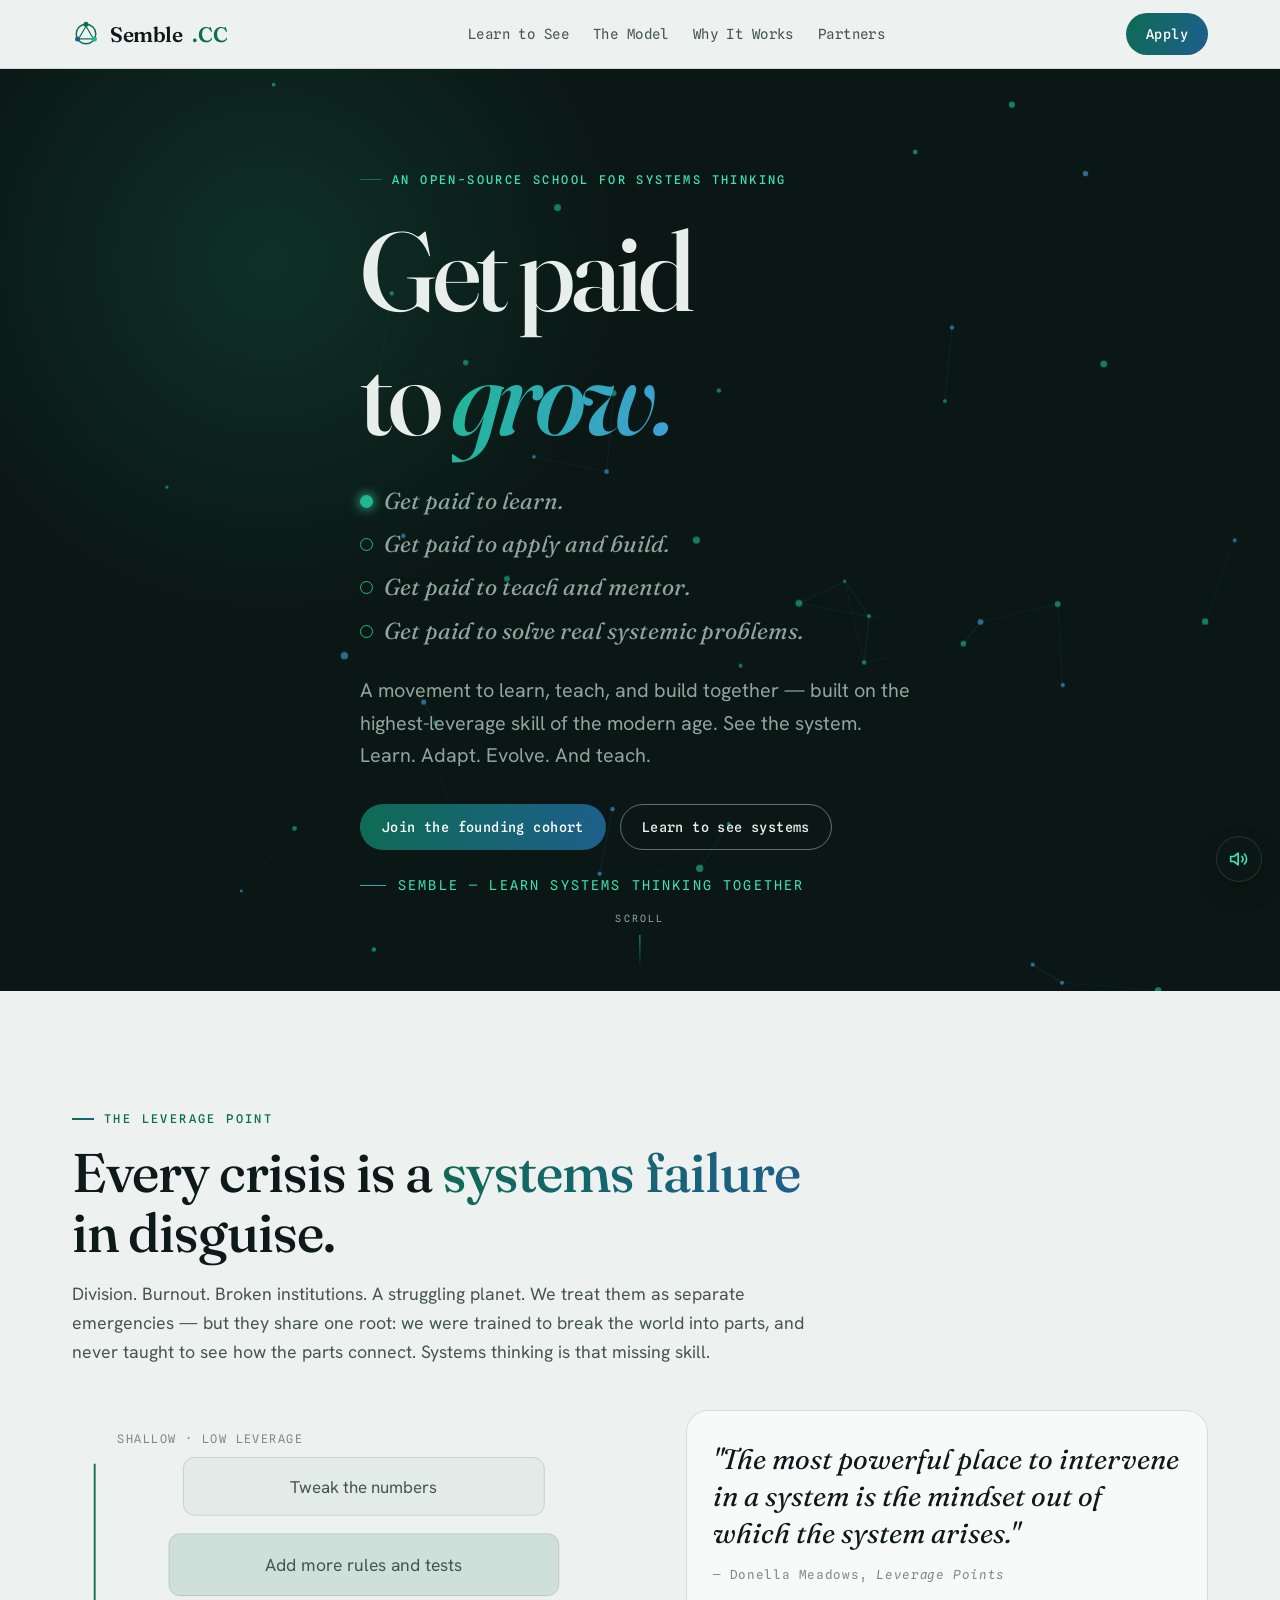
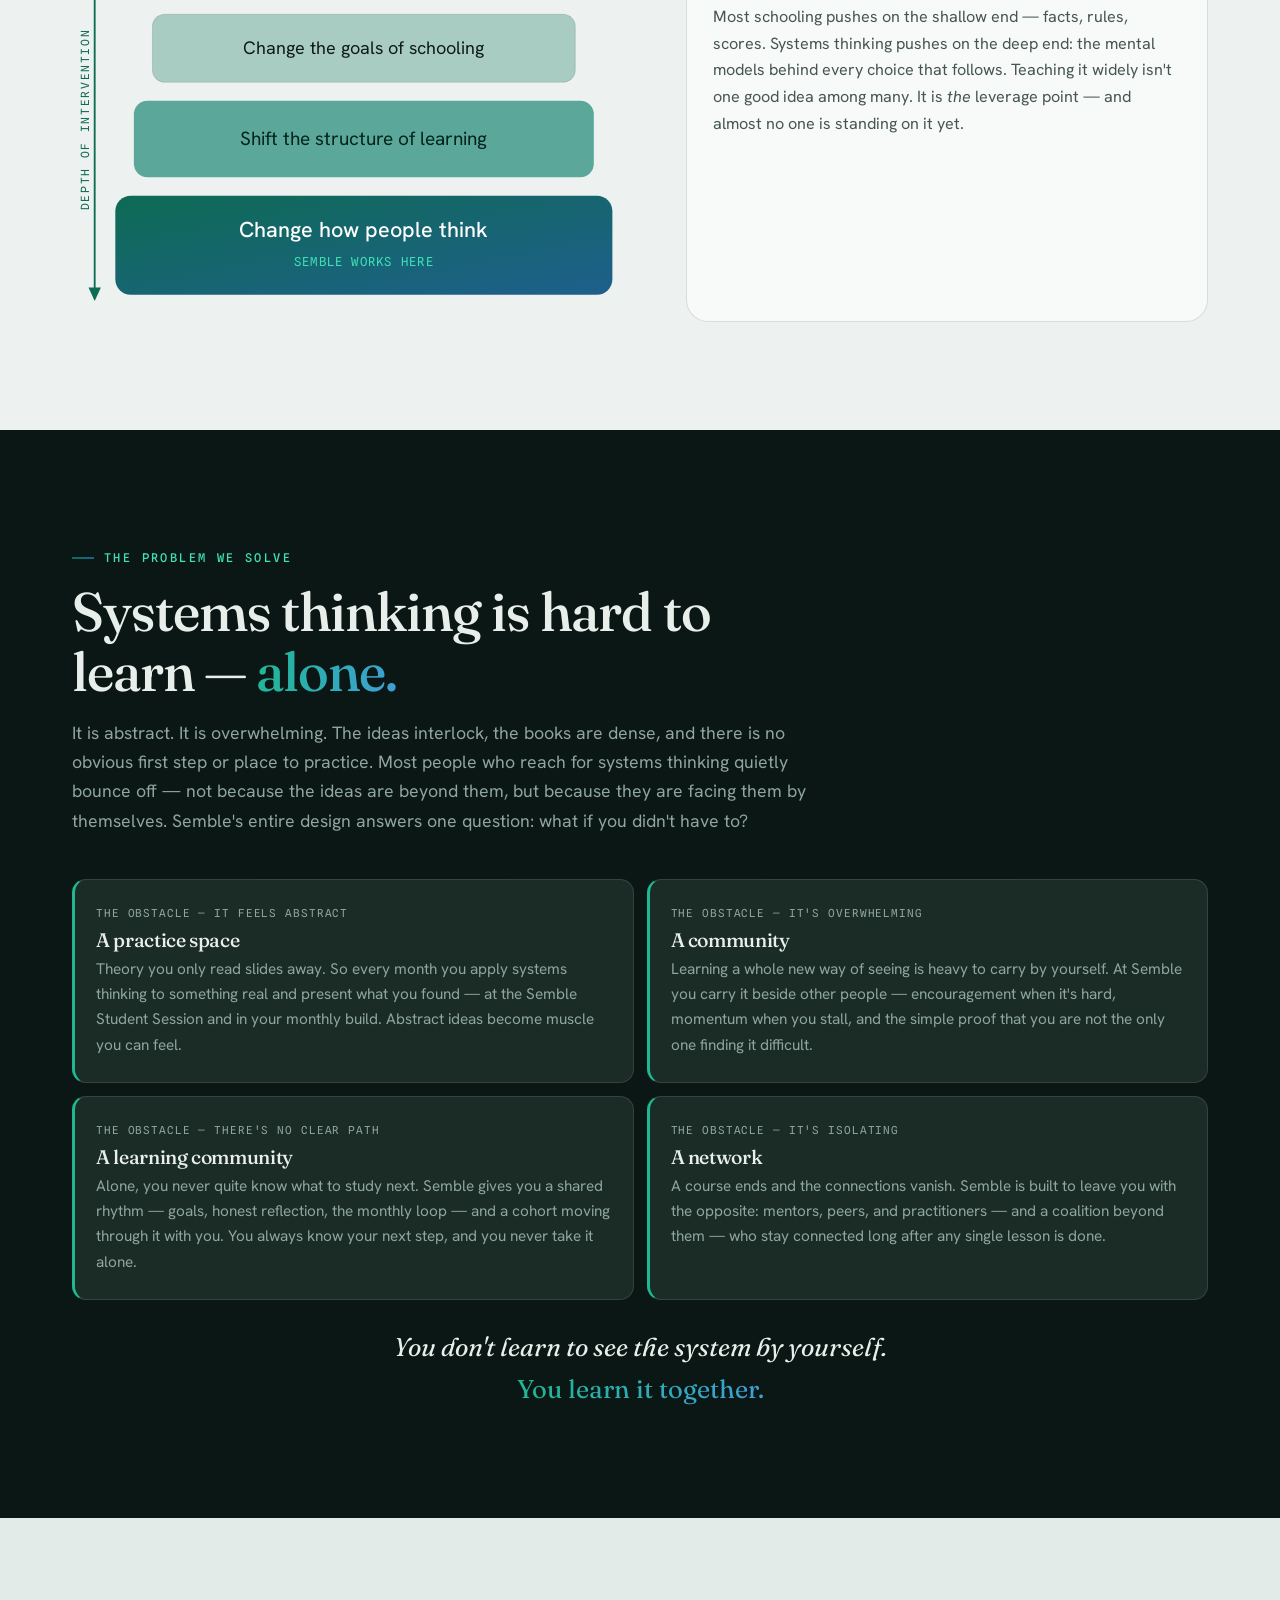
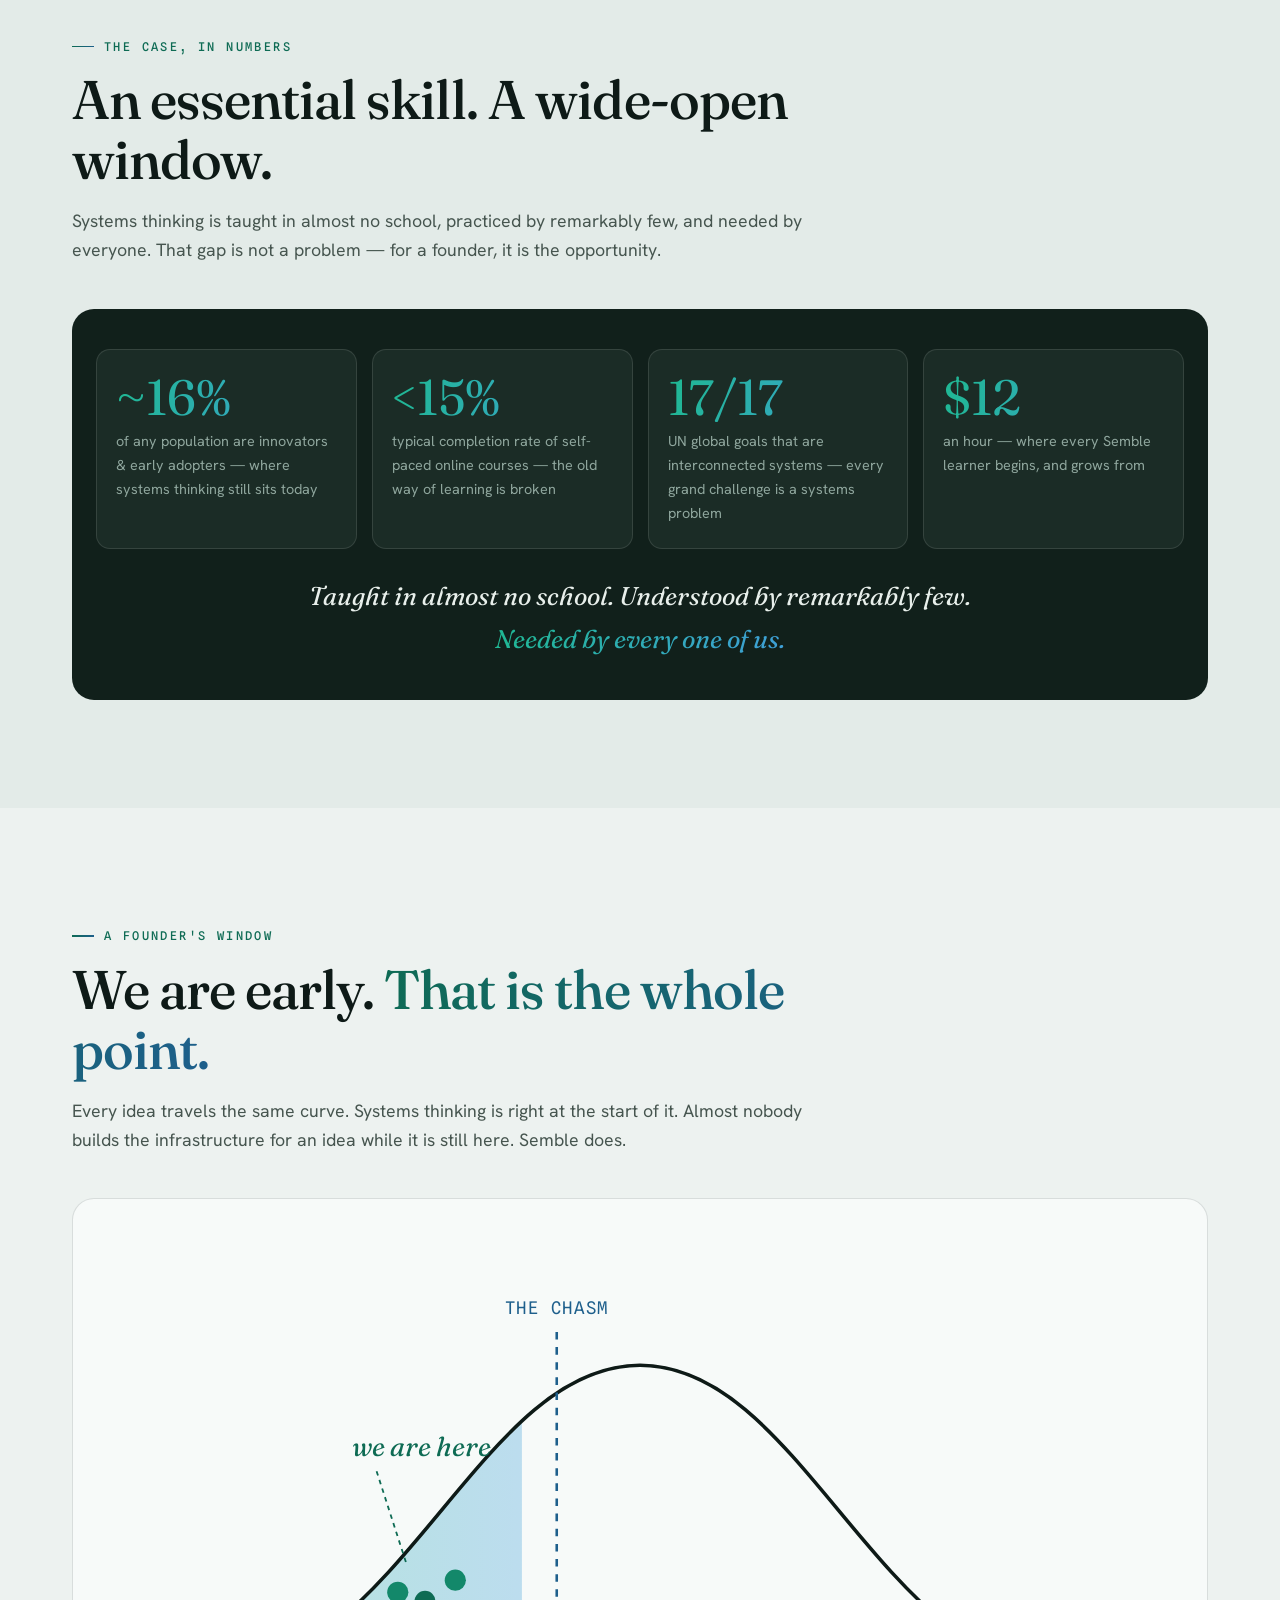
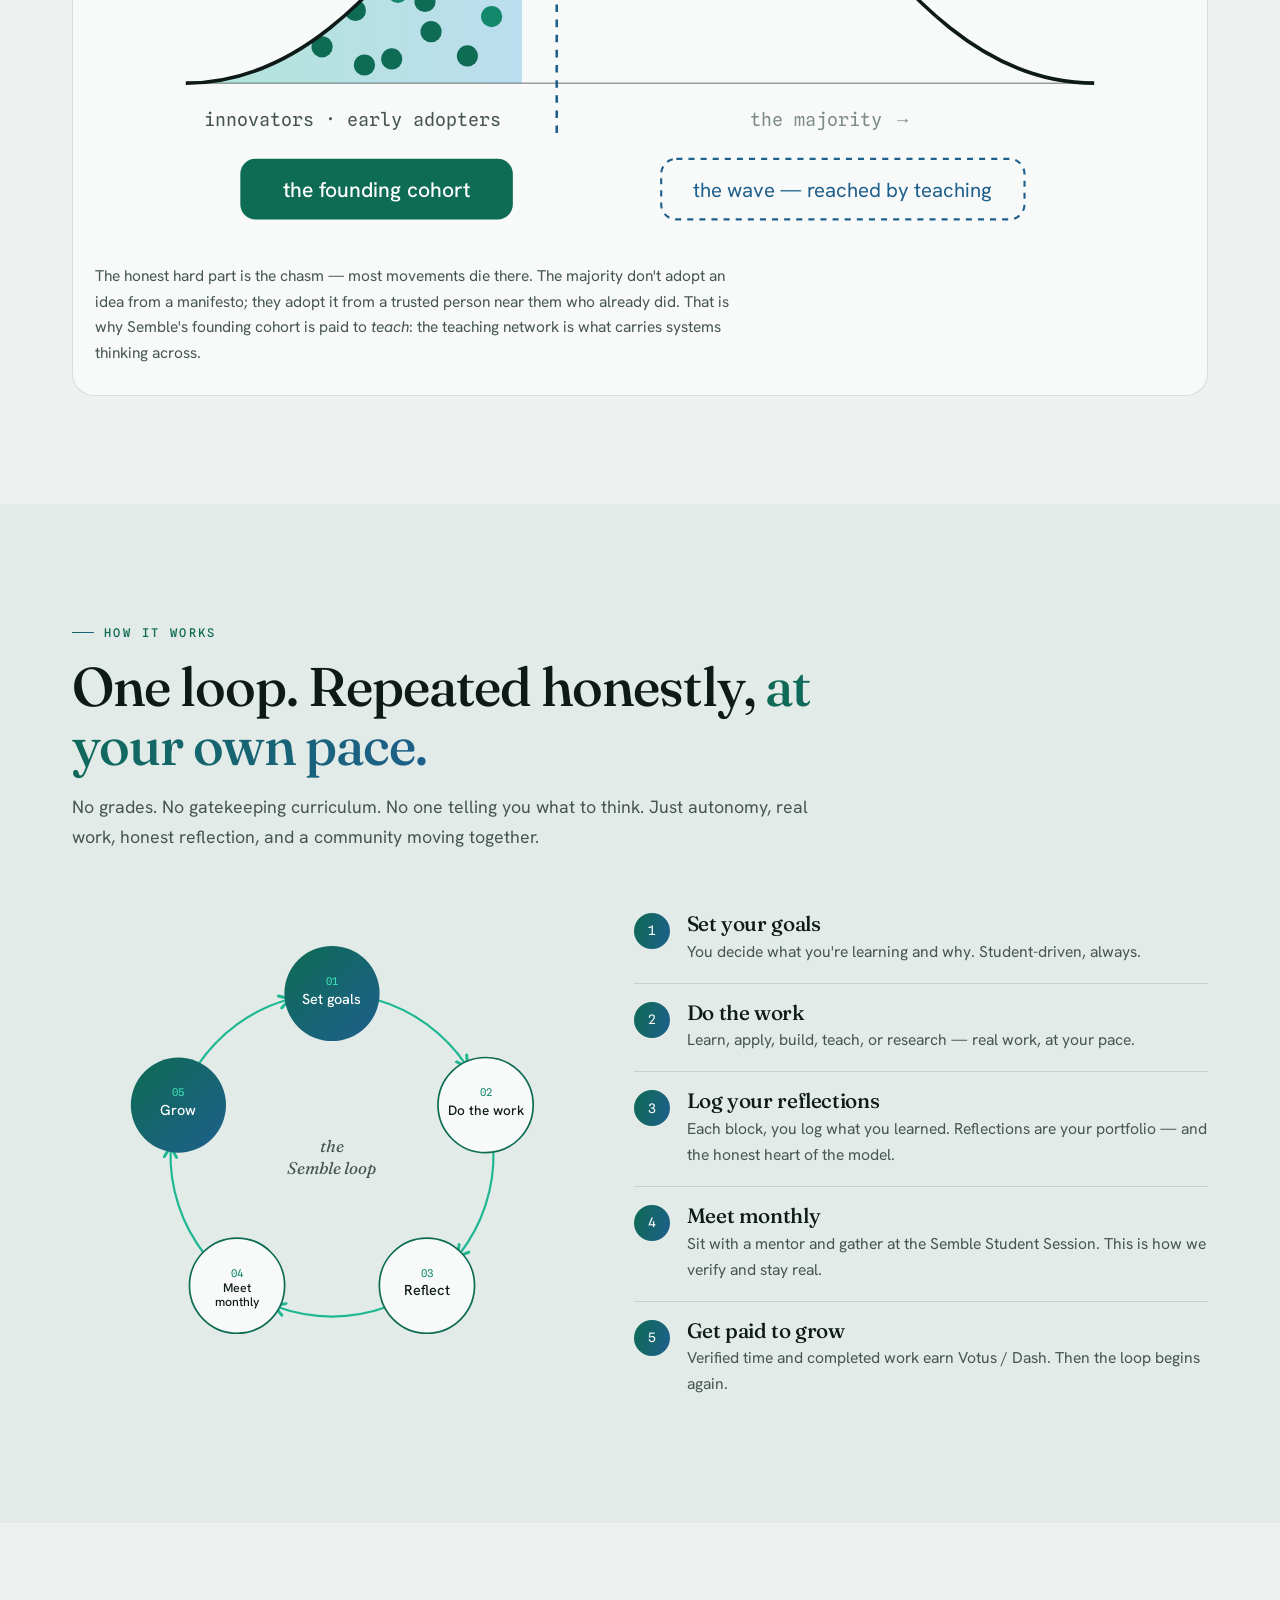
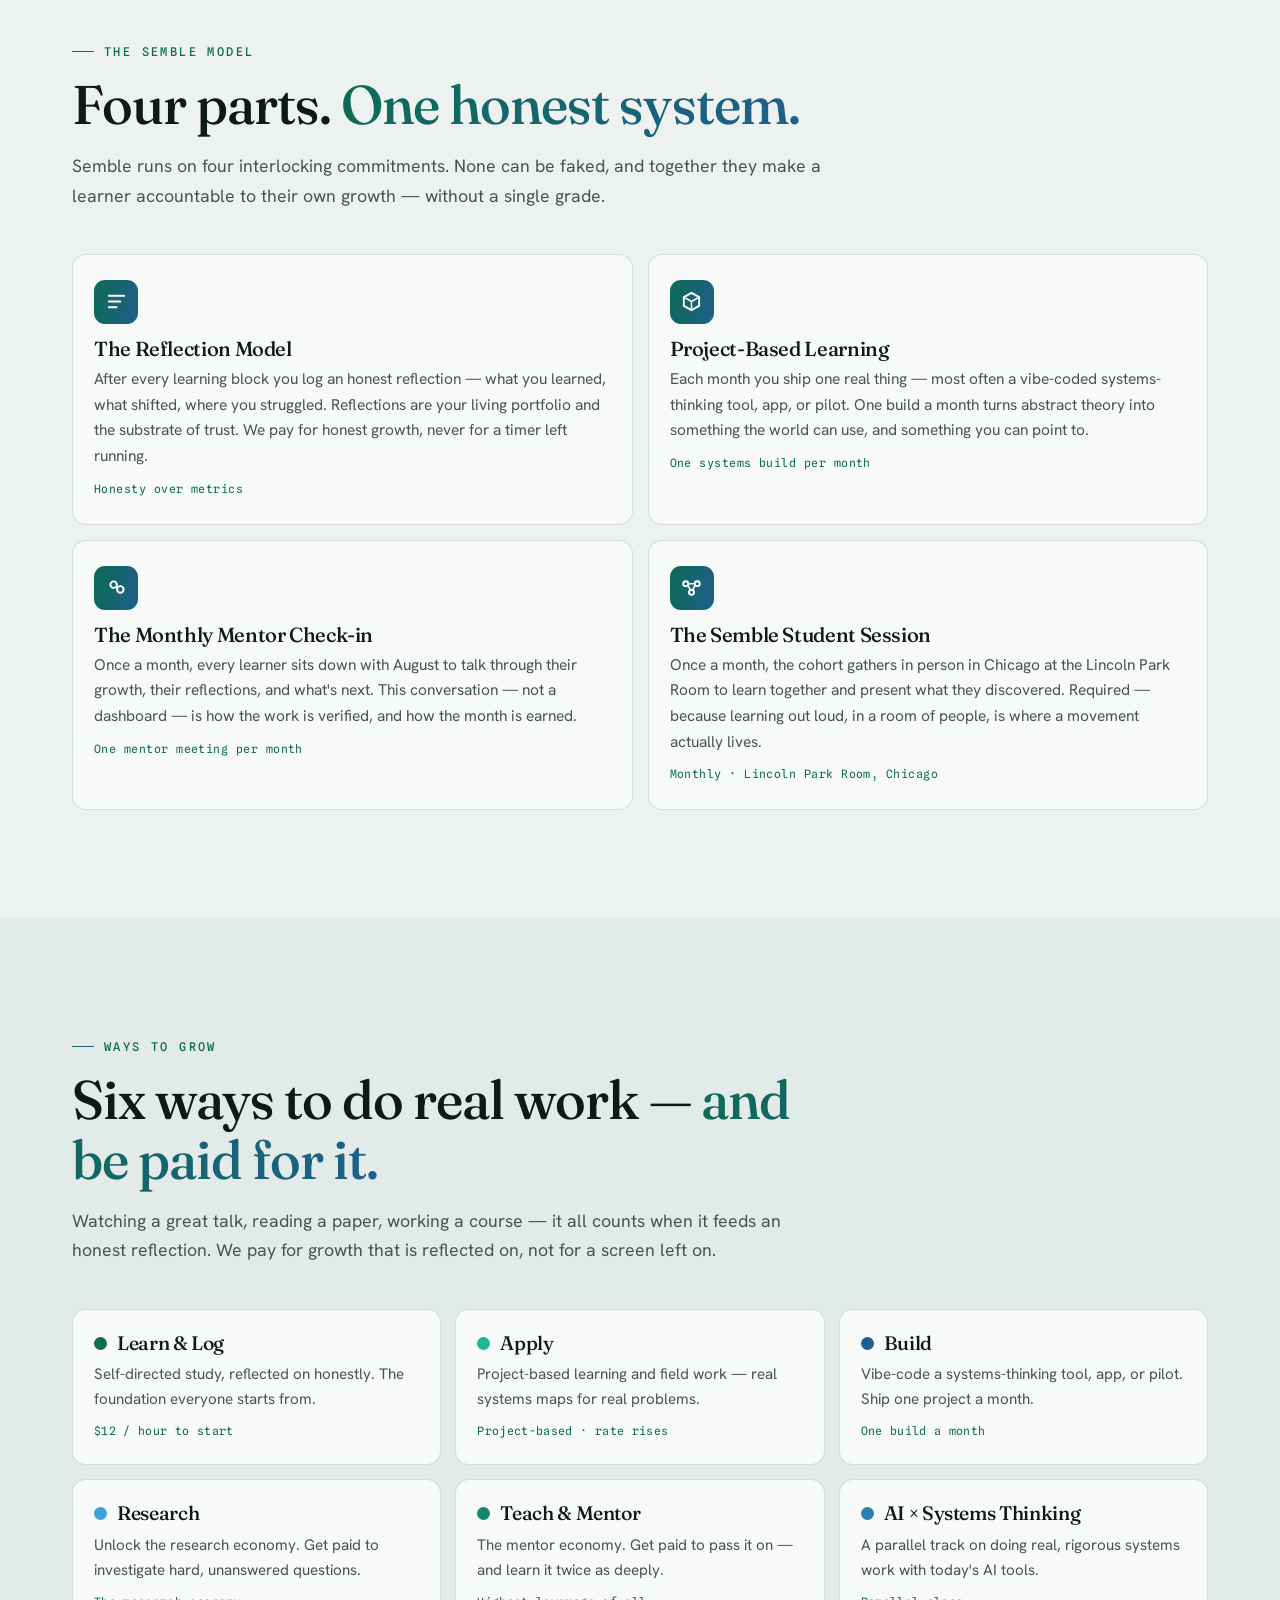
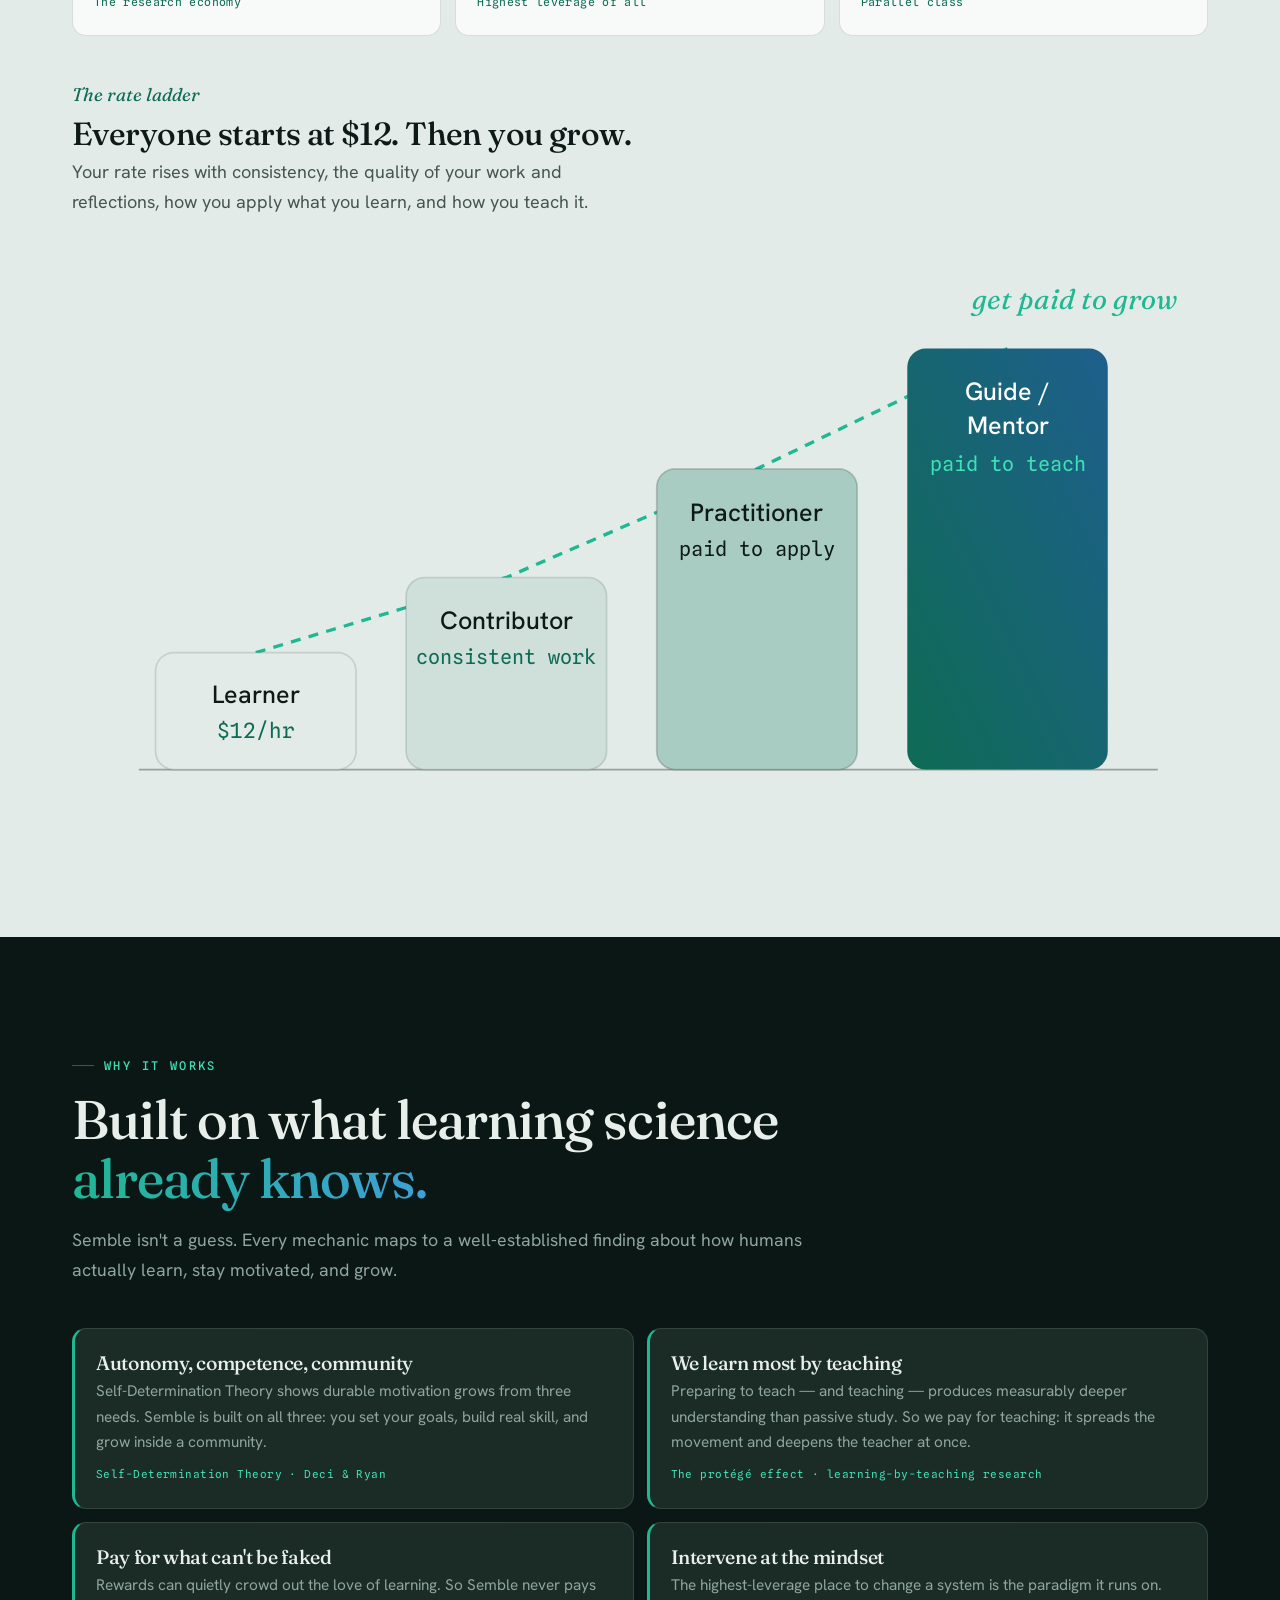
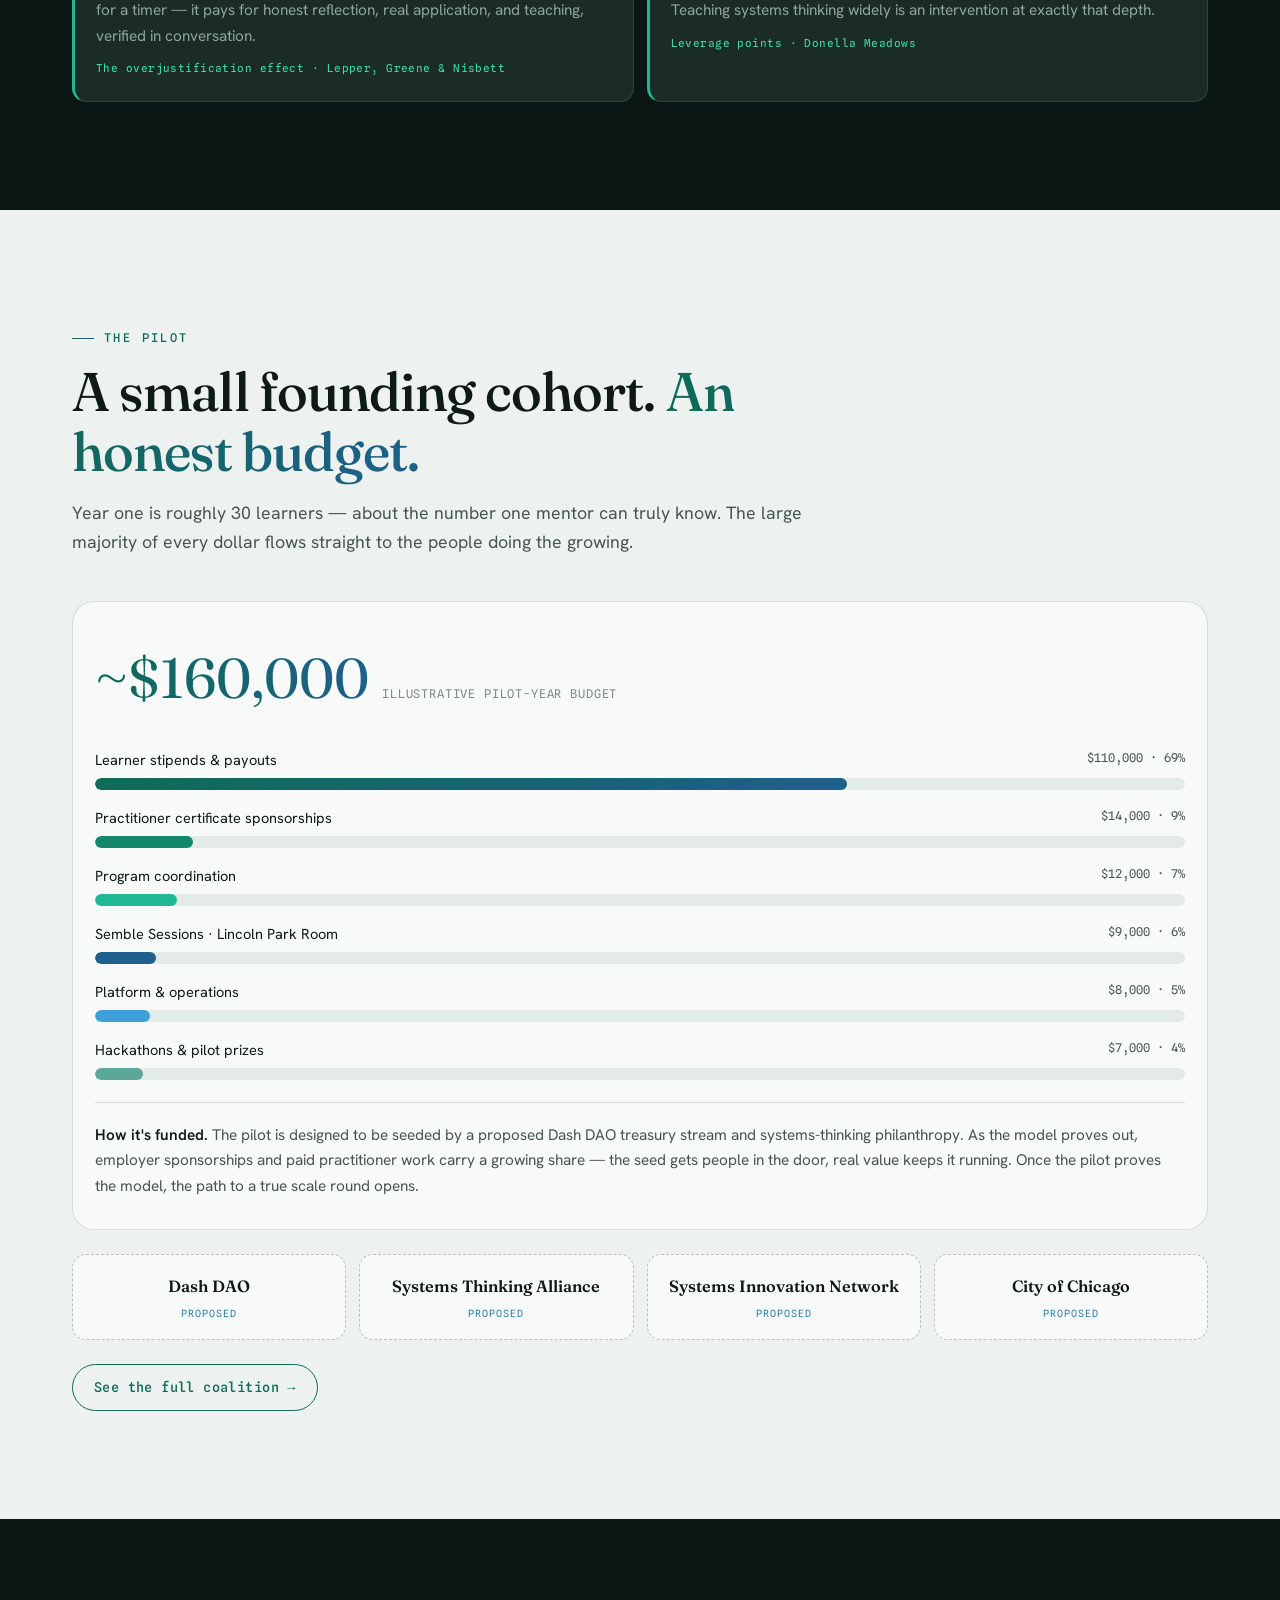
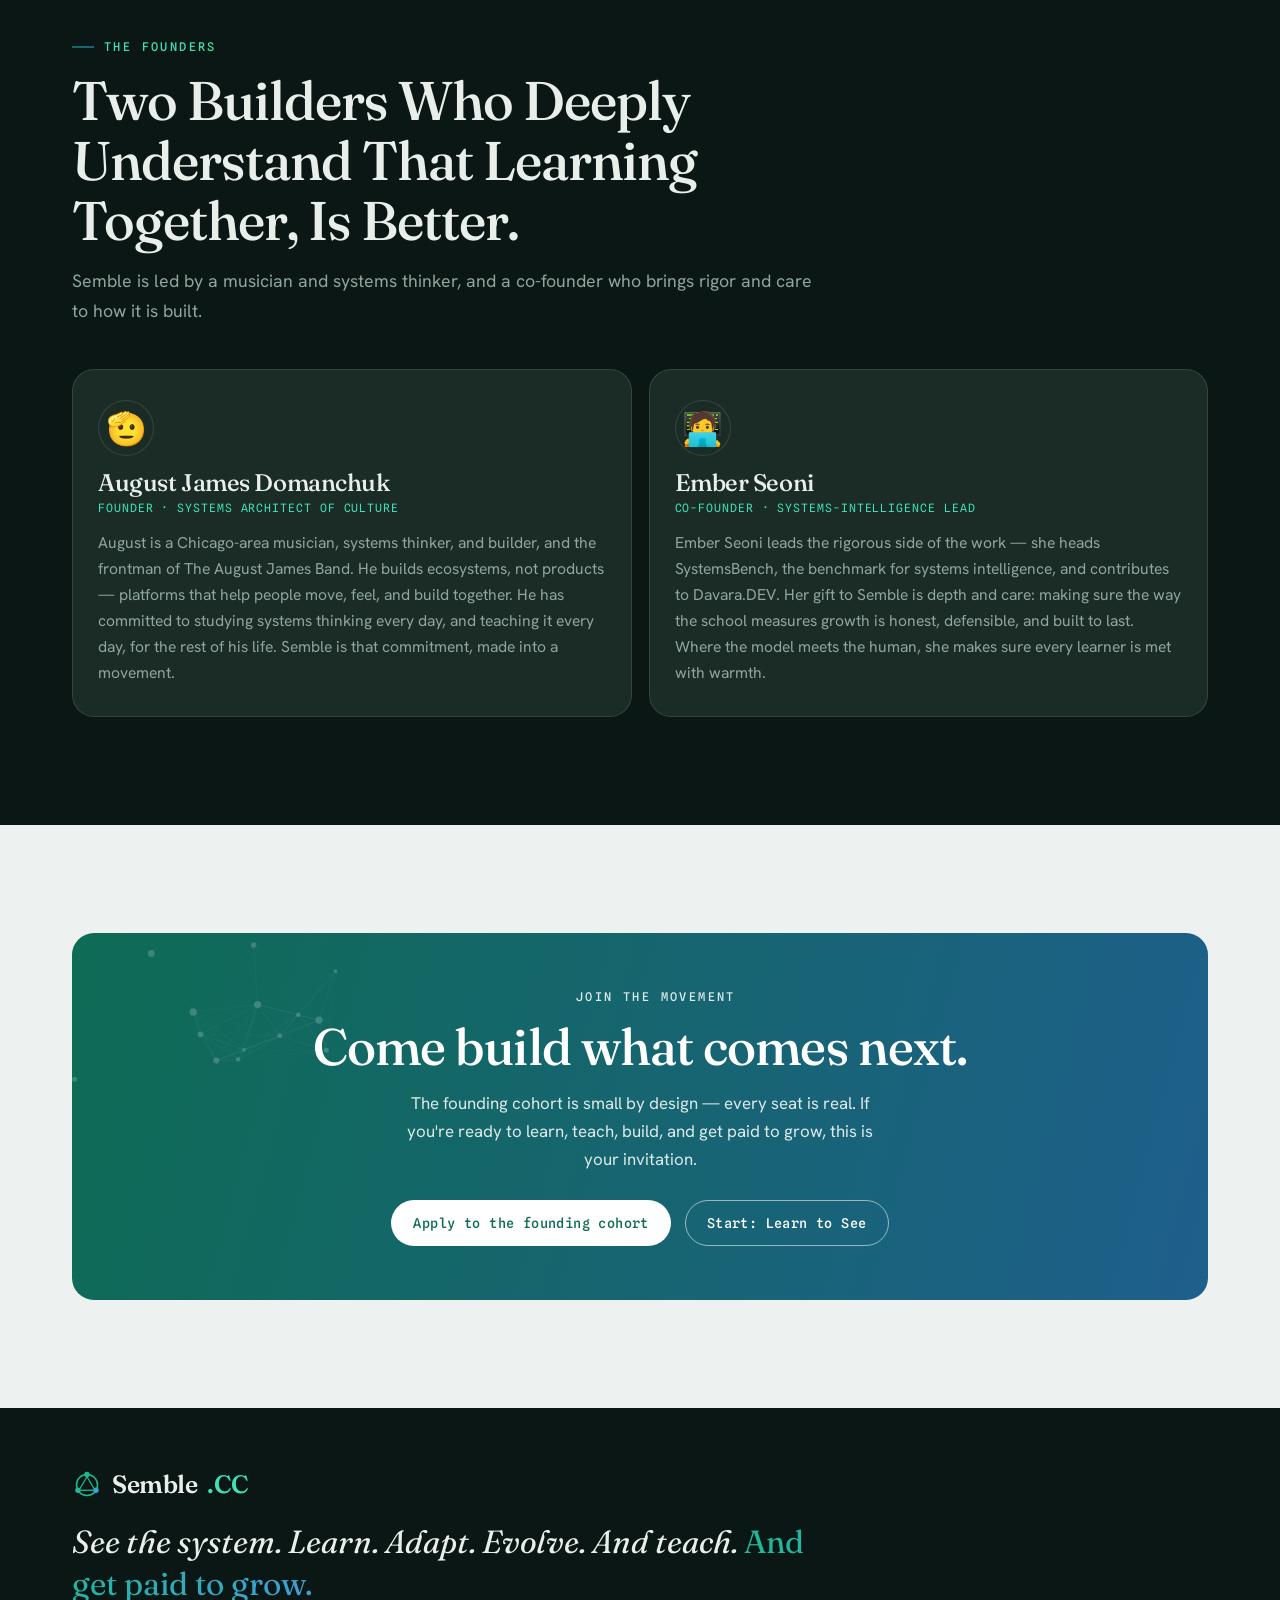
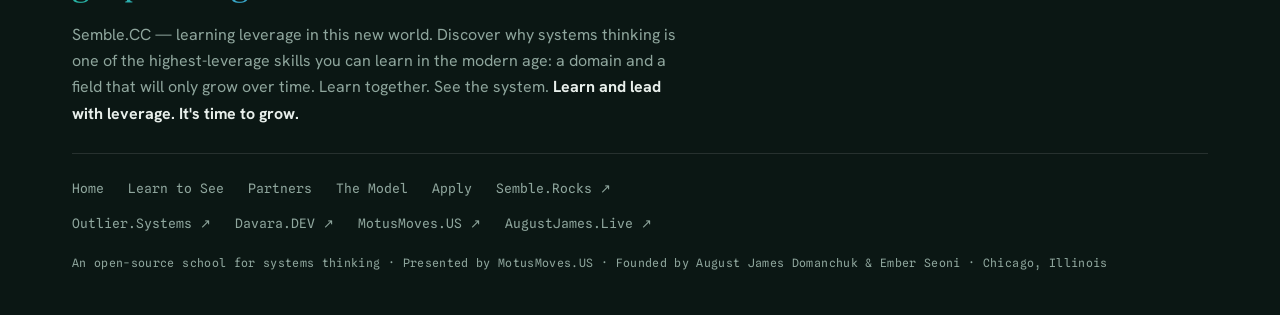
<file: site/public/semble.html>
<!DOCTYPE html>
<html lang="en">
<head>
<meta charset="UTF-8">
<meta name="viewport" content="width=device-width, initial-scale=1.0">
<title>Semble.CC — Get Paid to Grow</title>
<meta name="description" content="An open-source school for systems thinking. A movement to learn, teach, and build together — and get paid to grow.">
<link rel="preconnect" href="https://fonts.googleapis.com"><link rel="preconnect" href="https://fonts.gstatic.com" crossorigin>
<link href="https://fonts.googleapis.com/css2?family=Fraunces:ital,opsz,wght@0,9..144,400;0,9..144,500;0,9..144,600;1,9..144,400&family=Hanken+Grotesk:wght@400;500;600&family=Spline+Sans+Mono:wght@400;500&display=swap" rel="stylesheet">
<style>
:root{--bg:#EDF2F0;--bg2:#E3EBE8;--surf:#F7FAF9;--ink:#0E1A17;--ink2:#46554F;--ink3:#7E8C86;
--green:#0E6B54;--green2:#13886A;--blue:#1E5F8C;--blue2:#2D7DB0;--mint:#1FB892;--sky:#3F9FD8;
--line:rgba(14,26,23,.13);--line2:rgba(14,26,23,.26);--dark:#0B1714;--dark2:#11201B;--dcard:#1B2C26;
--dink:#E8EFEB;--dink2:#8FA69D;--dline:rgba(232,239,235,.12);--gm:#3FE0B5;
--rad:14px;--radl:22px;--mw:1180px;--fd:'Fraunces',Georgia,serif;--fb:'Hanken Grotesk',system-ui,sans-serif;
--fm:'Spline Sans Mono',monospace;--grad:linear-gradient(105deg,#0E6B54,#1E5F8C);--gradb:linear-gradient(105deg,#1FB892,#3F9FD8);}
*{margin:0;padding:0;box-sizing:border-box}
body{background:var(--bg);color:var(--ink);font-family:var(--fb);font-size:17px;line-height:1.65;-webkit-font-smoothing:antialiased;overflow-x:hidden}
h1,h2,h3,h4{font-family:var(--fd);font-weight:500;line-height:1.1;letter-spacing:-.018em}
a{color:inherit}::selection{background:var(--mint);color:#04241C}
.wrap{max-width:var(--mw);margin:0 auto;padding:0 22px}
.eb{font-family:var(--fm);font-size:12px;font-weight:500;letter-spacing:.2em;text-transform:uppercase;color:var(--green);display:inline-flex;align-items:center;gap:10px}
.eb::before{content:"";width:22px;height:1.5px;background:var(--grad)}
.gt{background:var(--grad);-webkit-background-clip:text;background-clip:text;color:transparent}
.gtb{background:var(--gradb);-webkit-background-clip:text;background-clip:text;color:transparent}
:root{--iris:#7B6CF0;--iris2:#9D8DF5;--gradi:linear-gradient(105deg,#1E5F8C,#7B6CF0)}
.gti{background:var(--gradi);-webkit-background-clip:text;background-clip:text;color:transparent}
.rv{opacity:0;transform:translateY(28px);transition:opacity .9s cubic-bezier(.2,.7,.2,1),transform .9s cubic-bezier(.2,.7,.2,1)}
.rv.in{opacity:1;transform:none}
section{position:relative}
.page{display:none}.page.active{display:block}
nav{position:sticky;top:0;z-index:60;backdrop-filter:blur(12px);background:rgba(237,242,240,.86);border-bottom:1px solid var(--line)}
.nin{display:flex;align-items:center;justify-content:space-between;padding:13px 22px;max-width:var(--mw);margin:0 auto}
.brand{display:flex;align-items:center;gap:10px;font-family:var(--fd);font-size:21px;font-weight:600;letter-spacing:-.02em;text-decoration:none}
.brand svg{width:28px;height:28px;flex:none}
.nlx{display:none;gap:24px;font-size:14px;font-family:var(--fm);letter-spacing:.03em}
.nlx a{text-decoration:none;color:var(--ink2);transition:color .2s}.nlx a:hover,.nlx a.cur{color:var(--green)}
.btn{display:inline-flex;align-items:center;gap:8px;font-family:var(--fm);font-size:13.5px;font-weight:500;letter-spacing:.03em;padding:11px 21px;border-radius:999px;text-decoration:none;cursor:pointer;border:1.5px solid transparent;transition:all .22s}
.bf{background:var(--grad);color:#fff}.bf:hover{transform:translateY(-2px);box-shadow:0 12px 26px -12px rgba(14,107,84,.7)}
.bg-{border-color:var(--green);color:var(--green)}.bg-:hover{background:var(--green);color:#fff;transform:translateY(-2px)}
nav .btn{padding:9px 19px}
.hero{position:relative;background:var(--dark);color:var(--dink);overflow:hidden;padding:90px 0 94px;min-height:80vh;display:flex;align-items:center}
.netcv{position:absolute;inset:0;width:100%;height:100%;z-index:0}
.hero::after{content:"";position:absolute;left:-8%;top:-18%;width:58%;height:78%;background:radial-gradient(circle,rgba(31,184,146,.16),transparent 68%);z-index:1}
.hin{position:relative;z-index:3;max-width:880px}
.hero .eb{color:var(--gm)}
.hero h1{font-size:clamp(3rem,12vw,7rem);margin:20px 0 0;letter-spacing:-.04em;color:var(--dink)}
.hero h1 em{font-style:italic}.hero h1 em.g{background:var(--gradb);-webkit-background-clip:text;background-clip:text;color:transparent}
.slo{margin:26px 0 6px;display:flex;flex-direction:column;gap:5px}
.slo span{font-family:var(--fd);font-size:clamp(1.05rem,3.6vw,1.45rem);font-style:italic;color:var(--dink2);padding-left:24px;position:relative}
.slo span::before{content:"";position:absolute;left:0;top:.56em;width:11px;height:11px;border-radius:50%;border:1.6px solid var(--mint)}
.slo span.ld::before{background:var(--mint);box-shadow:0 0 12px var(--gm)}
.hero .lede{font-size:clamp(1.05rem,2.4vw,1.24rem);color:var(--dink2);max-width:560px;margin:24px 0 32px}
.hcta{display:flex;gap:14px;flex-wrap:wrap}
.hero .bg-{border-color:rgba(232,239,235,.4);color:var(--dink)}
.hero .bg-:hover{background:rgba(232,239,235,.1);color:#fff;border-color:rgba(232,239,235,.55)}
.cue{position:absolute;bottom:24px;left:50%;transform:translateX(-50%);z-index:3;font-family:var(--fm);font-size:10px;letter-spacing:.22em;text-transform:uppercase;color:var(--dink2);display:flex;flex-direction:column;align-items:center;gap:8px}
.cue .ln{width:1.5px;height:32px;background:linear-gradient(var(--mint),transparent);animation:sl 2.4s ease-in-out infinite}
@keyframes sl{0%,100%{opacity:.2;transform:scaleY(.4);transform-origin:top}50%{opacity:1;transform:scaleY(1)}}
.sec{padding:84px 0}
.sh{max-width:760px;margin-bottom:44px}
.sh h2{font-size:clamp(2.05rem,6vw,3.4rem);margin:14px 0 16px}
.sh p{font-size:1.11rem;color:var(--ink2)}
.kick{font-family:var(--fd);font-style:italic;color:var(--green);font-size:1.15rem}
.dk{background:var(--dark);color:var(--dink)}.dk .sh p{color:var(--dink2)}.dk .eb{color:var(--gm)}.dk .kick{color:var(--gm)}
.lg{display:grid;gap:36px}
.lsvg,.csvg,.losvg,.rsvg,.cosvg,.rfsvg,.ibsvg{width:100%;height:auto;display:block}
.lnote{background:var(--surf);border:1px solid var(--line);border-radius:var(--radl);padding:30px 26px}
.lnote .q{font-family:var(--fd);font-size:clamp(1.3rem,3.8vw,1.75rem);font-style:italic;line-height:1.32}
.lnote .ci{font-family:var(--fm);font-size:12.5px;letter-spacing:.05em;color:var(--ink3);margin-top:13px}
.stb{background:var(--dark2);border-radius:var(--radl);padding:40px 24px;color:var(--dink)}
.stg{display:grid;grid-template-columns:1fr 1fr;gap:15px}
.st{background:var(--dcard);border:1px solid var(--dline);border-radius:var(--rad);padding:23px 19px}
.st .b{font-family:var(--fd);font-size:clamp(2.2rem,8vw,3.1rem);line-height:1;background:var(--gradb);-webkit-background-clip:text;background-clip:text;color:transparent}
.st .l{font-size:.9rem;color:var(--dink2);margin-top:8px}
.stf{margin-top:26px;font-family:var(--fd);font-style:italic;font-size:clamp(1.15rem,3.6vw,1.6rem);text-align:center;color:var(--dink)}
.pan{background:var(--surf);border:1px solid var(--line);border-radius:var(--radl);padding:30px 22px}
.hg{display:grid;gap:42px;align-items:center}
.losvg{max-width:510px;margin:0 auto}
.orb{transform-origin:300px 300px;animation:spin 24s linear infinite}@keyframes spin{to{transform:rotate(360deg)}}
.steps{display:flex;flex-direction:column}
.step{display:flex;gap:17px;padding:18px 0;border-bottom:1px solid var(--line)}
.step:last-child{border-bottom:none}
.step .n{font-family:var(--fm);font-size:13px;color:#fff;background:var(--grad);width:36px;height:36px;border-radius:50%;display:flex;align-items:center;justify-content:center;flex:none}
.step h4{font-size:1.3rem;margin-bottom:3px}.step p{color:var(--ink2);font-size:.98rem}
.mg{display:grid;gap:15px}
.mc{background:var(--surf);border:1px solid var(--line);border-radius:var(--rad);padding:25px 21px;transition:transform .25s,box-shadow .25s}
.mc:hover{transform:translateY(-4px);box-shadow:0 18px 38px -22px rgba(14,107,84,.5)}
.mc .mi{width:44px;height:44px;border-radius:11px;background:var(--grad);display:flex;align-items:center;justify-content:center;margin-bottom:14px}
.mc .mi svg{width:23px;height:23px}
.mc h4{font-size:1.27rem;margin-bottom:6px}.mc p{color:var(--ink2);font-size:.97rem}
.mc .tg{font-family:var(--fm);font-size:11.5px;letter-spacing:.04em;color:var(--green);margin-top:11px;display:block}
.tg-{display:grid;gap:14px}
.tk{background:var(--surf);border:1px solid var(--line);border-radius:var(--rad);padding:23px 21px;transition:transform .25s,box-shadow .25s,border-color .25s}
.tk:hover{transform:translateY(-5px);border-color:var(--mint);box-shadow:0 16px 36px -20px rgba(31,184,146,.55)}
.tk .ti{display:flex;align-items:center;gap:10px;margin-bottom:8px}
.tk .dt{width:13px;height:13px;border-radius:50%;flex:none}
.tk h4{font-size:1.22rem}.tk p{color:var(--ink2);font-size:.95rem}
.tk .rt{font-family:var(--fm);font-size:11.5px;color:var(--green);margin-top:10px;letter-spacing:.03em}
.pil{display:grid;gap:13px}
.pl{background:var(--dcard);border:1px solid var(--dline);border-radius:var(--rad);padding:24px 21px;border-left:3px solid var(--mint)}
.pl h4{font-size:1.22rem;color:var(--dink);margin-bottom:5px}
.pl p{color:var(--dink2);font-size:.96rem}
.pl .s{font-family:var(--fm);font-size:11px;color:var(--gm);margin-top:10px;letter-spacing:.04em}
.bud{background:var(--surf);border:1px solid var(--line);border-radius:var(--radl);padding:30px 22px}
.bt{display:flex;align-items:baseline;gap:13px;flex-wrap:wrap}
.bt .a{font-family:var(--fd);font-size:clamp(2.5rem,9vw,3.5rem)}
.bt .l{font-family:var(--fm);font-size:12px;letter-spacing:.07em;text-transform:uppercase;color:var(--ink3)}
.bars{margin-top:24px;display:flex;flex-direction:column;gap:16px}
.btp{display:flex;justify-content:space-between;font-size:.91rem;margin-bottom:6px;gap:10px}
.btp .v{font-family:var(--fm);color:var(--ink2);font-size:12px;flex:none}
.btr{height:12px;background:var(--bg2);border-radius:999px;overflow:hidden}
.bfl{height:100%;width:0;border-radius:999px;transition:width 1.3s cubic-bezier(.2,.7,.2,1)}
.fn{margin-top:22px;padding-top:20px;border-top:1px solid var(--line);font-size:.96rem;color:var(--ink2)}
.pp{display:grid;gap:13px;grid-template-columns:1fr 1fr}
.ppc{background:var(--surf);border:1px dashed var(--line2);border-radius:var(--rad);padding:18px 16px;text-align:center}
.ppc .n{font-family:var(--fd);font-size:1.02rem;font-weight:600}
.ppc .s{font-family:var(--fm);font-size:10px;letter-spacing:.1em;text-transform:uppercase;color:var(--blue2);margin-top:5px}
.fnd{display:grid;gap:17px}
.fc{background:var(--dcard);border:1px solid var(--dline);border-radius:var(--radl);padding:30px 25px}
.fc .av{width:56px;height:56px;border-radius:50%;background:var(--grad);display:flex;align-items:center;justify-content:center;font-family:var(--fd);font-size:1.5rem;font-weight:600;color:#fff;margin-bottom:14px}
.fc h3{font-size:1.5rem;color:var(--dink);margin-bottom:3px}
.fc .ro{font-family:var(--fm);font-size:11.5px;letter-spacing:.08em;text-transform:uppercase;color:var(--gm);margin-bottom:12px}
.fc p{color:var(--dink2);font-size:.98rem}
.fc .nt{color:var(--gm);font-family:var(--fm);font-size:11.5px;margin-top:10px}
.join,.cta{position:relative;background:var(--grad);color:#fff;border-radius:var(--radl);padding:54px 28px;text-align:center;overflow:hidden}
.join h2,.cta h2{color:#fff;font-size:clamp(2rem,6.8vw,3.2rem);margin-bottom:14px}
.join p,.cta p{color:rgba(255,255,255,.86);max-width:500px;margin:0 auto 26px;font-size:1.06rem}
.join .bf,.cta .bf{background:#fff;color:var(--green)}
.join .bg-,.cta .bg-{border-color:rgba(255,255,255,.55);color:#fff}
.join .bg-:hover,.cta .bg-:hover{background:rgba(255,255,255,.14);color:#fff}
.ctacv{position:absolute;inset:0;opacity:.3}
.rf{display:grid;gap:36px;align-items:center}
.rfsvg{max-width:520px;margin:0 auto}
.rf .q{font-family:var(--fd);font-size:clamp(1.4rem,4.2vw,2rem);font-style:italic;line-height:1.3}
.rf .qp{color:var(--ink2);margin-top:16px;font-size:1.03rem}
.sd{display:grid;gap:15px}
.sdc{background:var(--surf);border:1px solid var(--line);border-radius:var(--rad);padding:26px 22px;text-align:center}
.sdc .ic{width:54px;height:54px;margin:0 auto 13px}
.sdc h4{font-size:1.25rem;margin-bottom:6px}.sdc p{color:var(--ink2);font-size:.96rem}
.bbg{display:grid;gap:15px}
.bb{background:var(--surf);border:1px solid var(--line);border-radius:var(--rad);padding:24px 21px;transition:transform .25s,box-shadow .25s}
.bb:hover{transform:translateY(-4px);box-shadow:0 16px 36px -22px rgba(14,107,84,.5)}
.bb .bv{height:84px;margin-bottom:13px;display:flex;align-items:center;justify-content:center}
.bb .bv svg{height:100%;width:auto}
.bb h4{font-size:1.22rem;margin-bottom:5px}.bb p{color:var(--ink2);font-size:.95rem}
.bb .tg{font-family:var(--fm);font-size:11px;letter-spacing:.04em;color:var(--green);margin-top:9px;display:block}
.ibg{display:grid;gap:36px;align-items:center}
.ibsvg{max-width:460px;margin:0 auto}
.ibl{display:flex;flex-direction:column;gap:14px}
.ibrow{border-left:3px solid var(--mint);padding:4px 0 4px 16px}
.ibrow h4{font-size:1.15rem}.ibrow p{color:var(--ink2);font-size:.95rem}
.ibrow .lv{font-family:var(--fm);font-size:11px;letter-spacing:.06em;text-transform:uppercase;color:var(--blue2)}
.lvtabs{display:flex;gap:10px;flex-wrap:wrap;margin-bottom:28px}
.lvtab{flex:1;min-width:150px;background:var(--surf);border:1.5px solid var(--line);border-radius:var(--rad);padding:18px 16px;cursor:pointer;text-align:left;transition:all .22s;font-family:var(--fb)}
.lvtab .tn{font-family:var(--fm);font-size:11px;letter-spacing:.1em;text-transform:uppercase;color:var(--ink3)}
.lvtab .tt{font-family:var(--fd);font-size:1.3rem;margin:5px 0 3px;color:var(--ink);display:block}
.lvtab .td{font-size:.86rem;color:var(--ink2);display:block}
.lvtab.on{border-color:var(--mint);background:var(--dcard);box-shadow:0 14px 30px -18px rgba(31,184,146,.6)}
.lvtab.on .tn{color:var(--gm)}.lvtab.on .tt{color:#fff}.lvtab.on .td{color:var(--dink2)}
.lvpanel{display:none}.lvpanel.on{display:block;animation:fade .5s ease}
@keyframes fade{from{opacity:0;transform:translateY(14px)}to{opacity:1;transform:none}}
.lvhead{background:var(--dark);color:var(--dink);border-radius:var(--radl);padding:30px 26px;margin-bottom:20px}
.lvhead .lt{font-family:var(--fm);font-size:11.5px;letter-spacing:.14em;text-transform:uppercase;color:var(--gm)}
.lvhead h3{font-size:clamp(1.5rem,4.5vw,2.2rem);margin:8px 0 10px;color:var(--dink)}
.lvhead p{color:var(--dink2);font-size:1.02rem}
.lvhead .goal{margin-top:14px;padding-top:14px;border-top:1px solid var(--dline);font-family:var(--fd);font-style:italic;color:var(--gm);font-size:1.05rem}
.cg{display:grid;gap:13px}
.cc{background:var(--surf);border:1px solid var(--line);border-radius:var(--rad);padding:21px 19px}
.cc .cn{font-family:var(--fm);font-size:11px;color:var(--blue2);letter-spacing:.05em}
.cc h4{font-size:1.16rem;margin:4px 0 5px}.cc p{color:var(--ink2);font-size:.94rem}
.qg{display:grid;gap:15px}
.qc{background:var(--dcard);border:1px solid var(--dline);border-radius:var(--rad);padding:26px 22px;border-top:3px solid var(--mint)}
.qc .qq{font-family:var(--fd);font-style:italic;font-size:1.16rem;line-height:1.4;color:var(--dink)}
.qc .qa{font-family:var(--fm);font-size:12px;color:var(--gm);margin-top:13px;letter-spacing:.03em}
.qc .qr{font-size:11.5px;color:var(--dink2);margin-top:2px}
.cosvg{max-width:560px;margin:0 auto}
.banner{background:var(--dcard);border:1px solid var(--dline);border-left:3px solid var(--mint);border-radius:var(--rad);padding:22px;color:var(--dink2);font-size:.99rem}
.banner strong{color:var(--dink);font-weight:600}
.pgrid{display:flex;flex-direction:column;gap:20px}
.pc{background:var(--surf);border:1px solid var(--line);border-radius:var(--radl);padding:30px 26px}
.pc .ph{display:flex;align-items:center;gap:13px;flex-wrap:wrap;margin-bottom:6px}
.pc .pdot{width:42px;height:42px;border-radius:11px;display:flex;align-items:center;justify-content:center;font-family:var(--fd);font-weight:600;color:#fff;font-size:1.15rem;flex:none}
.pc h3{font-size:1.55rem}
.pc .stat{font-family:var(--fm);font-size:10.5px;letter-spacing:.1em;text-transform:uppercase;padding:5px 11px;border-radius:999px;background:var(--bg2);color:var(--blue2);border:1px dashed var(--line2)}
.pc .who{color:var(--ink2);font-size:1rem;margin:10px 0 18px}
.prop{background:var(--bg);border-radius:var(--rad);padding:18px;margin-bottom:12px}
.prop .plbl{font-family:var(--fm);font-size:11px;letter-spacing:.08em;text-transform:uppercase;color:var(--green);margin-bottom:6px}
.prop p{font-size:.96rem;color:var(--ink2)}
.prop ul{list-style:none;margin-top:8px;display:flex;flex-direction:column;gap:6px}
.prop li{font-size:.94rem;color:var(--ink2);padding-left:18px;position:relative}
.prop li::before{content:"";position:absolute;left:0;top:.62em;width:8px;height:8px;border-radius:50%;background:var(--grad)}
.statusline{display:flex;align-items:center;gap:9px;font-family:var(--fm);font-size:12px;color:var(--ink3);margin-top:4px}
.statusline .dot{width:9px;height:9px;border-radius:50%;background:var(--blue2);flex:none}
footer{background:var(--dark);color:var(--dink);padding:56px 0 42px}
.fsl{font-family:var(--fd);font-size:clamp(1.35rem,4.4vw,2rem);font-style:italic;line-height:1.32;max-width:760px;margin:16px 0}
.fbd{color:var(--dink2);max-width:620px;font-size:1rem}
.fr{display:flex;flex-wrap:wrap;gap:13px 24px;margin-top:26px;padding-top:24px;border-top:1px solid var(--dline);font-family:var(--fm);font-size:13px}
.fr a{color:var(--dink2);text-decoration:none;cursor:pointer;transition:color .2s}.fr a:hover{color:var(--gm)}
.fm{font-family:var(--fm);font-size:11.5px;color:var(--dink2);margin-top:20px;letter-spacing:.03em}
@media(min-width:720px){.nlx{display:flex}.lg,.rf,.ibg{grid-template-columns:1fr 1fr}.stg{grid-template-columns:repeat(4,1fr)}
.hg{grid-template-columns:.95fr 1.05fr}.lg{grid-template-columns:1.05fr .95fr}.mg,.fnd{grid-template-columns:1fr 1fr}
.tg-{grid-template-columns:1fr 1fr}.pp{grid-template-columns:repeat(4,1fr)}.pil{grid-template-columns:1fr 1fr}
.sd{grid-template-columns:repeat(3,1fr)}.bbg,.qg,.cg{grid-template-columns:1fr 1fr}.pgrid{grid-template-columns:1fr 1fr}}
@media(min-width:980px){body{font-size:18px}.sec{padding:108px 0}.tg-,.bbg,.cg{grid-template-columns:repeat(3,1fr)}}
@media(prefers-reduced-motion:reduce){*{animation:none!important;transition:none!important}.rv{opacity:1;transform:none}}
/* === finishing touches: ecosystem accents, sound, motion === */
:root{--gold:#C9A24B;--gold2:#E2C176;--goldd:#8A6B22;--grado:linear-gradient(105deg,#C9A24B,#E2C176);--coral:#D9685A;--coral2:#ECA99C;--corald:#B0402F;--gradm:linear-gradient(105deg,#D9685A,#E2C176)}
.gto{background:var(--grado);-webkit-background-clip:text;background-clip:text;color:transparent}
.gtm{background:var(--gradm);-webkit-background-clip:text;background-clip:text;color:transparent}
.av.em{font-size:2.05rem;background:var(--dcard);border:1px solid var(--dline)}
.pc{transition:transform .25s,box-shadow .25s}
.pc:hover{transform:translateY(-3px);box-shadow:0 22px 46px -26px rgba(14,107,84,.4)}
.fc{transition:transform .25s,box-shadow .25s}
.fc:hover{transform:translateY(-3px);box-shadow:0 24px 50px -26px rgba(0,0,0,.55)}
.sprog{position:fixed;top:0;left:0;height:3px;width:0;background:var(--gradb);z-index:75}
.sfx{position:fixed;right:18px;bottom:18px;z-index:90;width:46px;height:46px;border-radius:50%;background:var(--dark);color:var(--gm);border:1px solid var(--dline);display:flex;align-items:center;justify-content:center;cursor:pointer;box-shadow:0 10px 28px -10px rgba(0,0,0,.55);transition:transform .2s}
.sfx:hover{transform:scale(1.09)}
.sfx.off{color:var(--ink3)}
.sfx svg{width:20px;height:20px;pointer-events:none}
.taglineband{font-family:var(--fm);font-size:clamp(11.5px,2.5vw,13.5px);letter-spacing:.16em;text-transform:uppercase;color:var(--gm);margin-top:24px;display:flex;align-items:center;gap:12px}
.taglineband::before{content:"";width:26px;height:1.5px;background:var(--gradb);flex:none}
.chips{display:flex;flex-wrap:wrap;gap:10px}
.chip{display:inline-flex;align-items:center;gap:8px;font-family:var(--fm);font-size:12.5px;padding:9px 15px;border-radius:999px;background:var(--dcard);border:1px solid var(--dline);color:var(--dink)}
.chip b{color:var(--gold2);font-weight:500}
.mmeq{display:flex;align-items:center;justify-content:center;gap:13px;flex-wrap:wrap;font-family:var(--fd);margin:4px 0}
.mmeq span{font-size:clamp(1.05rem,3.4vw,1.5rem)}
.mmeq .o{color:var(--corald);font-size:1.5rem}
.mmeq .r{font-style:italic;font-size:clamp(1.2rem,3.8vw,1.7rem)}
/* === Learn hub: roadmap, leverage ladder, resources, draw-in animation === */
@keyframes drawln{to{stroke-dashoffset:0}}
.dr{stroke-dasharray:2600;stroke-dashoffset:2600}
.rv.in .dr{animation:drawln 2s ease forwards}
@media(prefers-reduced-motion:reduce){.dr{stroke-dashoffset:0}}
.roadmap{position:relative;padding-left:36px;max-width:780px}
.roadmap::before{content:"";position:absolute;left:12px;top:12px;bottom:12px;width:2px;background:linear-gradient(180deg,var(--green),var(--mint),var(--blue))}
.rmstop{position:relative;display:block;padding:15px 4px;text-decoration:none;border-bottom:1px solid var(--line);transition:transform .2s}
.rmstop:last-child{border-bottom:none}
.rmstop::before{content:"";position:absolute;left:-30px;top:21px;width:15px;height:15px;border-radius:50%;background:var(--surf);border:2.5px solid var(--green);transition:background .2s,transform .2s}
.rmstop:hover{transform:translateX(5px)}
.rmstop:hover::before{background:var(--mint);transform:scale(1.25)}
.rmstop .rmn{font-family:var(--fm);font-size:11px;letter-spacing:.1em;color:var(--green);text-transform:uppercase}
.rmstop h4{font-size:1.16rem;margin:2px 0 1px;display:flex;align-items:center;gap:9px}
.rmstop h4 .ar{font-family:var(--fm);font-size:1rem;color:var(--mint);opacity:0;transform:translateX(-5px);transition:opacity .2s,transform .2s}
.rmstop:hover h4 .ar{opacity:1;transform:none}
.rmstop p{color:var(--ink2);font-size:.93rem}
.ladder{display:flex;flex-direction:column;gap:8px}
.lgrp{font-family:var(--fm);font-size:11px;letter-spacing:.13em;text-transform:uppercase;color:var(--ink3);margin:15px 0 1px;display:flex;align-items:center;gap:11px}
.lgrp:first-child{margin-top:0}
.lgrp::after{content:"";flex:1;height:1px;background:var(--line)}
.lrow{display:flex;gap:15px;align-items:flex-start;background:var(--surf);border:1px solid var(--line);border-left:4px solid var(--mint);border-radius:var(--rad);padding:15px 17px;transition:transform .2s,box-shadow .2s}
.lrow:hover{transform:translateX(5px);box-shadow:0 14px 30px -22px rgba(14,107,84,.55)}
.lrow .ln{font-family:var(--fd);font-size:1.6rem;font-weight:600;line-height:.95;flex:none;width:38px;text-align:center;color:var(--ink3)}
.lrow h4{font-size:1.09rem;margin-bottom:2px}
.lrow p{color:var(--ink2);font-size:.92rem}
.lrow.t-i{border-left-color:var(--green);background:linear-gradient(100deg,rgba(14,107,84,.08),var(--surf) 62%)}
.lrow.t-i .ln{color:var(--green)}
.lrow.t-d{border-left-color:var(--green2)}.lrow.t-d .ln{color:var(--green2)}
.lrow.t-f{border-left-color:var(--mint)}.lrow.t-f .ln{color:var(--mint)}
.lrow.t-p{border-left-color:var(--ink3)}
.resg{display:grid;gap:14px}
.res{display:block;background:var(--surf);border:1px solid var(--line);border-radius:var(--radl);padding:24px 22px;text-decoration:none;transition:transform .22s,box-shadow .22s,border-color .22s}
.res:hover{transform:translateY(-4px);border-color:var(--mint);box-shadow:0 18px 38px -22px rgba(14,107,84,.5)}
.res .rl{font-family:var(--fm);font-size:10.5px;letter-spacing:.12em;text-transform:uppercase;color:var(--blue2)}
.res h4{font-size:1.18rem;margin:6px 0 5px}
.res p{color:var(--ink2);font-size:.95rem}
.res .rg{font-family:var(--fm);font-size:12px;color:var(--green);margin-top:11px;display:inline-flex;align-items:center;gap:6px}
@media(min-width:720px){.resg{grid-template-columns:1fr 1fr}}
</style>
</head>
<body>

<nav><div class="nin">
  <a href="#/home" class="brand">
    <svg viewBox="0 0 40 40" fill="none" aria-hidden="true"><circle cx="20" cy="20" r="14" stroke="#0E6B54" stroke-width="2"/><circle cx="20" cy="6" r="3.6" fill="#0E6B54"/><circle cx="32" cy="27" r="3.6" fill="#1FB892"/><circle cx="8" cy="27" r="3.6" fill="#1E5F8C"/><line x1="20" y1="9" x2="29.5" y2="25" stroke="#0E6B54" stroke-width="1.7"/><line x1="29" y1="27" x2="11" y2="27" stroke="#0E6B54" stroke-width="1.7"/><line x1="10.5" y1="25" x2="20" y2="9" stroke="#0E6B54" stroke-width="1.7"/></svg>
    Semble<span style="color:var(--green)">.CC</span>
  </a>
  <div class="nlx">
    <a href="#/learn" data-nav="learn">Learn to See</a>
    <a href="#/home/model">The Model</a>
    <a href="#/home/why">Why It Works</a>
    <a href="#/partners" data-nav="partners">Partners</a>
  </div>
  <a href="mailto:August@MotusMoves.US?subject=Semble%20Founding%20Cohort%20Application&amp;body=Hi%20August%2C%0D%0A%0D%0AI%27d%20like%20to%20apply%20to%20the%20Semble%20founding%20cohort.%20A%20bit%20about%20me%3A%0D%0A" class="btn bf">Apply</a>
</div></nav>

<section class="page active" id="page-home">

<header class="hero">
  <canvas class="netcv" aria-hidden="true"></canvas>
  <div class="wrap hin">
    <span class="eb rv">An open-source school for systems thinking</span>
    <h1 class="rv" style="transition-delay:.08s">Get paid<br>to <em class="g">grow.</em></h1>
    <div class="slo rv" style="transition-delay:.16s">
      <span class="ld">Get paid to learn.</span>
      <span>Get paid to apply and build.</span>
      <span>Get paid to teach and mentor.</span>
      <span>Get paid to solve real systemic problems.</span>
    </div>
    <p class="lede rv" style="transition-delay:.24s">A movement to learn, teach, and build together — built on the highest-leverage skill of the modern age. See the system. Learn. Adapt. Evolve. And teach.</p>
    <div class="hcta rv" style="transition-delay:.32s">
      <a href="mailto:August@MotusMoves.US?subject=Semble%20Founding%20Cohort%20Application&amp;body=Hi%20August%2C%0D%0A%0D%0AI%27d%20like%20to%20apply%20to%20the%20Semble%20founding%20cohort.%20A%20bit%20about%20me%3A%0D%0A" class="btn bf">Join the founding cohort</a>
      <a href="#/learn" class="btn bg-">Learn to see systems</a>
    </div>
    <p class="taglineband rv" style="transition-delay:.4s">Semble — Learn Systems Thinking Together</p>
  </div>
  <div class="cue" aria-hidden="true"><span>Scroll</span><span class="ln"></span></div>
</header>

<section class="sec" id="leverage"><div class="wrap">
  <div class="sh rv">
    <span class="eb">The leverage point</span>
    <h2>Every crisis is a <span class="gt">systems failure</span> in disguise.</h2>
    <p>Division. Burnout. Broken institutions. A struggling planet. We treat them as separate emergencies — but they share one root: we were trained to break the world into parts, and never taught to see how the parts connect. Systems thinking is that missing skill.</p>
  </div>
  <div class="lg">
    <div class="rv">
      <svg class="lsvg" viewBox="0 0 560 496" xmlns="http://www.w3.org/2000/svg" role="img" aria-label="Depth of intervention: tweaking numbers is shallow, low leverage; changing how people think is the deepest, highest-leverage place to intervene. Semble works there.">
        <defs><linearGradient id="gd" x1="0" y1="0" x2="1" y2="1"><stop offset="0" stop-color="#0E6B54"/><stop offset="1" stop-color="#1E5F8C"/></linearGradient></defs>
        <text x="44" y="32" font-family="Spline Sans Mono" font-size="11.5" letter-spacing="1.4" fill="#7E8C86">SHALLOW · LOW LEVERAGE</text>
        <g font-family="Hanken Grotesk">
          <rect x="108" y="46" width="350" height="56" rx="11" fill="#E3EBE8" stroke="#0E1A1722"/><text x="283" y="80" text-anchor="middle" font-size="16.5" fill="#46554F">Tweak the numbers</text>
          <rect x="94" y="120" width="378" height="60" rx="11" fill="#CFDFD9" stroke="#0E1A1722"/><text x="283" y="156" text-anchor="middle" font-size="17" fill="#46554F">Add more rules and tests</text>
          <rect x="78" y="198" width="410" height="66" rx="12" fill="#A9CCC2" stroke="#0E1A1722"/><text x="283" y="237" text-anchor="middle" font-size="17.5" fill="#0E1A17">Change the goals of schooling</text>
          <rect x="60" y="282" width="446" height="74" rx="13" fill="#5BA89A"/><text x="283" y="325" text-anchor="middle" font-size="18.5" fill="#04241C">Shift the structure of learning</text>
          <rect x="42" y="374" width="482" height="96" rx="15" fill="url(#gd)"/><text x="283" y="414" text-anchor="middle" font-size="21" font-weight="500" fill="#fff">Change how people think</text>
          <text x="283" y="442" text-anchor="middle" font-family="Spline Sans Mono" font-size="12" letter-spacing="1.2" fill="#3FE0B5">SEMBLE WORKS HERE</text>
        </g>
        <g stroke="#0E6B54" stroke-width="1.8" fill="none"><line x1="22" y1="52" x2="22" y2="466"/><path d="M22 476 l-6 -13 h12 z" fill="#0E6B54" stroke="none"/></g>
        <text transform="translate(16,300) rotate(-90)" text-anchor="middle" font-family="Spline Sans Mono" font-size="11" letter-spacing="1.6" fill="#0E6B54">DEPTH OF INTERVENTION</text>
      </svg>
    </div>
    <div class="lnote rv" style="transition-delay:.1s">
      <p class="q">"The most powerful place to intervene in a system is the mindset out of which the system arises."</p>
      <p class="ci">— Donella Meadows, <em>Leverage Points</em></p>
      <p style="margin-top:18px;color:var(--ink2);font-size:1.01rem">Most schooling pushes on the shallow end — facts, rules, scores. Systems thinking pushes on the deep end: the mental models behind every choice that follows. Teaching it widely isn't one good idea among many. It is <em>the</em> leverage point — and almost no one is standing on it yet.</p>
    </div>
  </div>
</div></section>

<section class="sec dk" id="problem"><div class="wrap">
  <div class="sh rv">
    <span class="eb">The problem we solve</span>
    <h2>Systems thinking is hard to learn — <span class="gtb">alone.</span></h2>
    <p>It is abstract. It is overwhelming. The ideas interlock, the books are dense, and there is no obvious first step or place to practice. Most people who reach for systems thinking quietly bounce off — not because the ideas are beyond them, but because they are facing them by themselves. Semble's entire design answers one question: what if you didn't have to?</p>
  </div>
  <div class="pil">
    <div class="pl rv">
      <p style="font-family:var(--fm);font-size:11px;letter-spacing:.08em;text-transform:uppercase;color:var(--dink2);margin-bottom:8px">The obstacle — it feels abstract</p>
      <h4>A practice space</h4>
      <p>Theory you only read slides away. So every month you apply systems thinking to something real and present what you found — at the Semble Student Session and in your monthly build. Abstract ideas become muscle you can feel.</p>
    </div>
    <div class="pl rv" style="transition-delay:.06s">
      <p style="font-family:var(--fm);font-size:11px;letter-spacing:.08em;text-transform:uppercase;color:var(--dink2);margin-bottom:8px">The obstacle — it's overwhelming</p>
      <h4>A community</h4>
      <p>Learning a whole new way of seeing is heavy to carry by yourself. At Semble you carry it beside other people — encouragement when it's hard, momentum when you stall, and the simple proof that you are not the only one finding it difficult.</p>
    </div>
    <div class="pl rv" style="transition-delay:.12s">
      <p style="font-family:var(--fm);font-size:11px;letter-spacing:.08em;text-transform:uppercase;color:var(--dink2);margin-bottom:8px">The obstacle — there's no clear path</p>
      <h4>A learning community</h4>
      <p>Alone, you never quite know what to study next. Semble gives you a shared rhythm — goals, honest reflection, the monthly loop — and a cohort moving through it with you. You always know your next step, and you never take it alone.</p>
    </div>
    <div class="pl rv" style="transition-delay:.18s">
      <p style="font-family:var(--fm);font-size:11px;letter-spacing:.08em;text-transform:uppercase;color:var(--dink2);margin-bottom:8px">The obstacle — it's isolating</p>
      <h4>A network</h4>
      <p>A course ends and the connections vanish. Semble is built to leave you with the opposite: mentors, peers, and practitioners — and a coalition beyond them — who stay connected long after any single lesson is done.</p>
    </div>
  </div>
  <p class="stf rv">You don't learn to see the system by yourself.<br><span class="gtb" style="font-style:normal">You learn it together.</span></p>
</div></section>

<section class="sec" id="numbers" style="background:var(--bg2)"><div class="wrap">
  <div class="sh rv">
    <span class="eb">The case, in numbers</span>
    <h2>An essential skill. A wide-open window.</h2>
    <p>Systems thinking is taught in almost no school, practiced by remarkably few, and needed by everyone. That gap is not a problem — for a founder, it is the opportunity.</p>
  </div>
  <div class="stb rv">
    <div class="stg">
      <div class="st"><div class="b">~16%</div><div class="l">of any population are innovators &amp; early adopters — where systems thinking still sits today</div></div>
      <div class="st"><div class="b">&lt;15%</div><div class="l">typical completion rate of self-paced online courses — the old way of learning is broken</div></div>
      <div class="st"><div class="b">17/17</div><div class="l">UN global goals that are interconnected systems — every grand challenge is a systems problem</div></div>
      <div class="st"><div class="b">$12</div><div class="l">an hour — where every Semble learner begins, and grows from</div></div>
    </div>
    <p class="stf">Taught in almost no school. Understood by remarkably few.<br><span class="gtb">Needed by every one of us.</span></p>
  </div>
</div></section>

<section class="sec" id="curve"><div class="wrap">
  <div class="sh rv">
    <span class="eb">A founder's window</span>
    <h2>We are early. <span class="gt">That is the whole point.</span></h2>
    <p>Every idea travels the same curve. Systems thinking is right at the start of it. Almost nobody builds the infrastructure for an idea while it is still here. Semble does.</p>
  </div>
  <div class="pan rv">
    <svg class="csvg" viewBox="0 0 720 408" xmlns="http://www.w3.org/2000/svg" role="img" aria-label="An adoption curve. Systems thinking adopters cluster on the left with innovators and early adopters. A chasm separates them from the majority, crossed by the teaching network.">
      <defs><clipPath id="uc"><path d="M60,300 C200,300 250,90 360,90 C470,90 520,300 660,300 Z"/></clipPath>
      <linearGradient id="cf" x1="0" y1="0" x2="1" y2="0"><stop offset="0" stop-color="#1FB892"/><stop offset="1" stop-color="#3F9FD8"/></linearGradient></defs>
      <rect x="60" y="80" width="222" height="222" fill="url(#cf)" opacity=".32" clip-path="url(#uc)"/>
      <g clip-path="url(#uc)"><circle cx="150" cy="276" r="7" fill="#0E6B54"/><circle cx="172" cy="252" r="7" fill="#0E6B54"/><circle cx="196" cy="284" r="7" fill="#0E6B54"/><circle cx="200" cy="240" r="7" fill="#13886A"/><circle cx="222" cy="266" r="7" fill="#0E6B54"/><circle cx="238" cy="232" r="7" fill="#13886A"/><circle cx="246" cy="282" r="7" fill="#0E6B54"/><circle cx="262" cy="256" r="7" fill="#13886A"/><circle cx="178" cy="288" r="7" fill="#0E6B54"/><circle cx="218" cy="246" r="7" fill="#0E6B54"/></g>
      <path d="M60,300 C200,300 250,90 360,90 C470,90 520,300 660,300" fill="none" stroke="#0E1A17" stroke-width="2.4"/>
      <line x1="60" y1="300" x2="660" y2="300" stroke="#0E1A17" stroke-width="1" opacity=".4"/>
      <line x1="305" y1="68" x2="305" y2="334" stroke="#1E5F8C" stroke-width="1.7" stroke-dasharray="5 5"/>
      <text x="305" y="56" text-anchor="middle" font-family="Spline Sans Mono" font-size="11.5" letter-spacing="1" fill="#1E5F8C">THE CHASM</text>
      <text x="170" y="150" font-family="Fraunces" font-style="italic" font-size="18" fill="#0E6B54">we are here</text>
      <line x1="186" y1="160" x2="206" y2="222" stroke="#0E6B54" stroke-width="1.2" stroke-dasharray="3 3"/>
      <g font-family="Spline Sans Mono" font-size="12"><text x="170" y="328" text-anchor="middle" fill="#46554F">innovators · early adopters</text><text x="486" y="328" text-anchor="middle" fill="#7E8C86">the majority &#8594;</text></g>
      <rect x="96" y="350" width="180" height="40" rx="10" fill="#0E6B54"/><text x="186" y="375" text-anchor="middle" font-family="Hanken Grotesk" font-size="14" font-weight="500" fill="#fff">the founding cohort</text>
      <rect x="374" y="350" width="240" height="40" rx="10" fill="none" stroke="#1E5F8C" stroke-width="1.4" stroke-dasharray="4 4"/><text x="494" y="375" text-anchor="middle" font-family="Hanken Grotesk" font-size="13.5" fill="#1E5F8C">the wave — reached by teaching</text>
    </svg>
    <p style="margin-top:16px;color:var(--ink2);font-size:.97rem;max-width:640px">The honest hard part is the chasm — most movements die there. The majority don't adopt an idea from a manifesto; they adopt it from a trusted person near them who already did. That is why Semble's founding cohort is paid to <em>teach</em>: the teaching network is what carries systems thinking across.</p>
  </div>
</div></section>

<section class="sec" id="how" style="background:var(--bg2)"><div class="wrap">
  <div class="sh rv">
    <span class="eb">How it works</span>
    <h2>One loop. Repeated honestly, <span class="gt">at your own pace.</span></h2>
    <p>No grades. No gatekeeping curriculum. No one telling you what to think. Just autonomy, real work, honest reflection, and a community moving together.</p>
  </div>
  <div class="hg">
    <div class="rv">
      <svg class="losvg" viewBox="0 0 600 600" xmlns="http://www.w3.org/2000/svg" role="img" aria-label="The Semble loop: set goals, do the work, reflect, meet monthly, grow — then repeat.">
        <defs><linearGradient id="lg" x1="0" y1="0" x2="1" y2="1"><stop offset="0" stop-color="#0E6B54"/><stop offset="1" stop-color="#1E5F8C"/></linearGradient>
        <marker id="la" viewBox="0 0 10 10" refX="6" refY="5" markerWidth="7" markerHeight="7" orient="auto"><path d="M1 1 L8 5 L1 9" fill="none" stroke="#1FB892" stroke-width="1.9" stroke-linecap="round"/></marker></defs>
        <circle cx="300" cy="300" r="190" fill="none" stroke="#0E1A17" stroke-width="1" opacity=".12"/>
        <g fill="none" stroke="#1FB892" stroke-width="2.6" marker-end="url(#la)">
          <path d="M352.4,117.4 A190 190 0 0 1 457.5,193.8"/><path d="M489.9,293.4 A190 190 0 0 1 449.7,417.0"/>
          <path d="M365.0,478.6 A190 190 0 0 1 235.0,478.6"/><path d="M150.3,417.0 A190 190 0 0 1 110.1,293.4"/>
          <path d="M142.5,193.8 A190 190 0 0 1 247.6,117.4"/></g>
        <g class="orb"><circle cx="300" cy="110" r="9" fill="#3F9FD8"/></g>
        <g font-family="Hanken Grotesk" text-anchor="middle">
          <g><circle cx="300" cy="110" r="56" fill="url(#lg)"/><text x="300" y="100" font-family="Spline Sans Mono" font-size="12.5" fill="#3FE0B5">01</text><text x="300" y="122" font-size="17" font-weight="500" fill="#fff">Set goals</text></g>
          <g><circle cx="480.7" cy="241.3" r="56" fill="#F7FAF9" stroke="#0E6B54" stroke-width="2"/><text x="480.7" y="231" font-family="Spline Sans Mono" font-size="12.5" fill="#13886A">02</text><text x="480.7" y="253" font-size="16" font-weight="500" fill="#0E1A17">Do the work</text></g>
          <g><circle cx="411.7" cy="453.7" r="56" fill="#F7FAF9" stroke="#0E6B54" stroke-width="2"/><text x="411.7" y="443" font-family="Spline Sans Mono" font-size="12.5" fill="#13886A">03</text><text x="411.7" y="465" font-size="17" font-weight="500" fill="#0E1A17">Reflect</text></g>
          <g><circle cx="188.3" cy="453.7" r="56" fill="#F7FAF9" stroke="#0E6B54" stroke-width="2"/><text x="188.3" y="443" font-family="Spline Sans Mono" font-size="12.5" fill="#13886A">04</text><text x="188.3" y="461" font-size="14.5" font-weight="500" fill="#0E1A17">Meet</text><text x="188.3" y="478" font-size="14.5" font-weight="500" fill="#0E1A17">monthly</text></g>
          <g><circle cx="119.3" cy="241.3" r="56" fill="url(#lg)"/><text x="119.3" y="231" font-family="Spline Sans Mono" font-size="12.5" fill="#3FE0B5">05</text><text x="119.3" y="253" font-size="17" font-weight="500" fill="#fff">Grow</text></g>
        </g>
        <text x="300" y="296" text-anchor="middle" font-family="Fraunces" font-style="italic" font-size="20" fill="#46554F">the</text>
        <text x="300" y="322" text-anchor="middle" font-family="Fraunces" font-style="italic" font-size="20" fill="#46554F">Semble loop</text>
      </svg>
    </div>
    <div class="steps rv" style="transition-delay:.1s">
      <div class="step"><div class="n">1</div><div><h4>Set your goals</h4><p>You decide what you're learning and why. Student-driven, always.</p></div></div>
      <div class="step"><div class="n">2</div><div><h4>Do the work</h4><p>Learn, apply, build, teach, or research — real work, at your pace.</p></div></div>
      <div class="step"><div class="n">3</div><div><h4>Log your reflections</h4><p>Each block, you log what you learned. Reflections are your portfolio — and the honest heart of the model.</p></div></div>
      <div class="step"><div class="n">4</div><div><h4>Meet monthly</h4><p>Sit with a mentor and gather at the Semble Student Session. This is how we verify and stay real.</p></div></div>
      <div class="step"><div class="n">5</div><div><h4>Get paid to grow</h4><p>Verified time and completed work earn Votus / Dash. Then the loop begins again.</p></div></div>
    </div>
  </div>
</div></section>

<section class="sec" id="model"><div class="wrap">
  <div class="sh rv">
    <span class="eb">The Semble model</span>
    <h2>Four parts. <span class="gt">One honest system.</span></h2>
    <p>Semble runs on four interlocking commitments. None can be faked, and together they make a learner accountable to their own growth — without a single grade.</p>
  </div>
  <div class="mg">
    <div class="mc rv"><div class="mi"><svg viewBox="0 0 24 24" fill="none"><path d="M4 6h16M4 12h12M4 18h8" stroke="#fff" stroke-width="2" stroke-linecap="round"/></svg></div>
      <h4>The Reflection Model</h4>
      <p>After every learning block you log an honest reflection — what you learned, what shifted, where you struggled. Reflections are your living portfolio and the substrate of trust. We pay for honest growth, never for a timer left running.</p>
      <span class="tg">Honesty over metrics</span></div>
    <div class="mc rv" style="transition-delay:.06s"><div class="mi"><svg viewBox="0 0 24 24" fill="none"><path d="M12 3l8 4.5v9L12 21l-8-4.5v-9L12 3z" stroke="#fff" stroke-width="2" stroke-linejoin="round"/><path d="M12 12l8-4.5M12 12v9M12 12L4 7.5" stroke="#fff" stroke-width="1.5"/></svg></div>
      <h4>Project-Based Learning</h4>
      <p>Each month you ship one real thing — most often a vibe-coded systems-thinking tool, app, or pilot. One build a month turns abstract theory into something the world can use, and something you can point to.</p>
      <span class="tg">One systems build per month</span></div>
    <div class="mc rv" style="transition-delay:.12s"><div class="mi"><svg viewBox="0 0 24 24" fill="none"><circle cx="9" cy="9" r="3.4" stroke="#fff" stroke-width="2"/><circle cx="16" cy="14" r="3.4" stroke="#fff" stroke-width="2"/><path d="M11.5 11.3l2 1.4" stroke="#fff" stroke-width="2"/></svg></div>
      <h4>The Monthly Mentor Check-in</h4>
      <p>Once a month, every learner sits down with August to talk through their growth, their reflections, and what's next. This conversation — not a dashboard — is how the work is verified, and how the month is earned.</p>
      <span class="tg">One mentor meeting per month</span></div>
    <div class="mc rv" style="transition-delay:.18s"><div class="mi"><svg viewBox="0 0 24 24" fill="none"><circle cx="6" cy="8" r="2.6" stroke="#fff" stroke-width="2"/><circle cx="18" cy="8" r="2.6" stroke="#fff" stroke-width="2"/><circle cx="12" cy="17" r="2.6" stroke="#fff" stroke-width="2"/><path d="M8 9l3 6M16 9l-3 6M8.5 8h7" stroke="#fff" stroke-width="1.6"/></svg></div>
      <h4>The Semble Student Session</h4>
      <p>Once a month, the cohort gathers in person in Chicago at the Lincoln Park Room to learn together and present what they discovered. Required — because learning out loud, in a room of people, is where a movement actually lives.</p>
      <span class="tg">Monthly · Lincoln Park Room, Chicago</span></div>
  </div>
</div></section>

<section class="sec" id="earn" style="background:var(--bg2)"><div class="wrap">
  <div class="sh rv">
    <span class="eb">Ways to grow</span>
    <h2>Six ways to do real work — <span class="gt">and be paid for it.</span></h2>
    <p>Watching a great talk, reading a paper, working a course — it all counts when it feeds an honest reflection. We pay for growth that is reflected on, not for a screen left on.</p>
  </div>
  <div class="tg-">
    <div class="tk rv"><div class="ti"><span class="dt" style="background:#0E6B54"></span><h4>Learn &amp; Log</h4></div><p>Self-directed study, reflected on honestly. The foundation everyone starts from.</p><p class="rt">$12 / hour to start</p></div>
    <div class="tk rv" style="transition-delay:.05s"><div class="ti"><span class="dt" style="background:#1FB892"></span><h4>Apply</h4></div><p>Project-based learning and field work — real systems maps for real problems.</p><p class="rt">Project-based · rate rises</p></div>
    <div class="tk rv" style="transition-delay:.1s"><div class="ti"><span class="dt" style="background:#1E5F8C"></span><h4>Build</h4></div><p>Vibe-code a systems-thinking tool, app, or pilot. Ship one project a month.</p><p class="rt">One build a month</p></div>
    <div class="tk rv" style="transition-delay:.05s"><div class="ti"><span class="dt" style="background:#3F9FD8"></span><h4>Research</h4></div><p>Unlock the research economy. Get paid to investigate hard, unanswered questions.</p><p class="rt">The research economy</p></div>
    <div class="tk rv" style="transition-delay:.1s"><div class="ti"><span class="dt" style="background:#13886A"></span><h4>Teach &amp; Mentor</h4></div><p>The mentor economy. Get paid to pass it on — and learn it twice as deeply.</p><p class="rt">Highest leverage of all</p></div>
    <div class="tk rv" style="transition-delay:.15s"><div class="ti"><span class="dt" style="background:#2D7DB0"></span><h4>AI &#215; Systems Thinking</h4></div><p>A parallel track on doing real, rigorous systems work with today's AI tools.</p><p class="rt">Parallel class</p></div>
  </div>
  <div class="rv" style="margin-top:44px">
    <p class="kick" style="margin-bottom:6px">The rate ladder</p>
    <h3 style="font-size:clamp(1.5rem,4vw,2rem);margin-bottom:6px">Everyone starts at $12. Then you grow.</h3>
    <p style="color:var(--ink2);max-width:560px;margin-bottom:18px">Your rate rises with consistency, the quality of your work and reflections, how you apply what you learn, and how you teach it.</p>
    <svg class="rsvg" viewBox="0 0 680 356" xmlns="http://www.w3.org/2000/svg" role="img" aria-label="A rising rate ladder: Learner at $12 an hour, then Contributor, Practitioner, and Guide or Mentor, each earning more.">
      <defs><linearGradient id="rg" x1="0" y1="1" x2="1" y2="0"><stop offset="0" stop-color="#0E6B54"/><stop offset="1" stop-color="#1E5F8C"/></linearGradient></defs>
      <line x1="40" y1="320" x2="650" y2="320" stroke="#0E1A17" stroke-width="1" opacity=".35"/>
      <path d="M110,250 L260,205 L410,140 L560,68" fill="none" stroke="#1FB892" stroke-width="2" stroke-dasharray="6 5"/>
      <g font-family="Hanken Grotesk" text-anchor="middle">
        <rect x="50" y="250" width="120" height="70" rx="11" fill="#E3EBE8" stroke="#0E1A1722"/><text x="110" y="280" font-size="15" font-weight="500" fill="#0E1A17">Learner</text><text x="110" y="301" font-family="Spline Sans Mono" font-size="12.5" fill="#0E6B54">$12/hr</text>
        <rect x="200" y="205" width="120" height="115" rx="11" fill="#CFDFD9" stroke="#0E1A1722"/><text x="260" y="236" font-size="15" font-weight="500" fill="#0E1A17">Contributor</text><text x="260" y="257" font-family="Spline Sans Mono" font-size="12" fill="#0E6B54">consistent work</text>
        <rect x="350" y="140" width="120" height="180" rx="11" fill="#A9CCC2" stroke="#0E1A1733"/><text x="410" y="171" font-size="15" font-weight="500" fill="#0E1A17">Practitioner</text><text x="410" y="192" font-family="Spline Sans Mono" font-size="12" fill="#0E1A17">paid to apply</text>
        <rect x="500" y="68" width="120" height="252" rx="11" fill="url(#rg)"/><text x="560" y="99" font-size="15" font-weight="500" fill="#fff">Guide /</text><text x="560" y="119" font-size="15" font-weight="500" fill="#fff">Mentor</text><text x="560" y="141" font-family="Spline Sans Mono" font-size="12" fill="#3FE0B5">paid to teach</text>
      </g>
      <text x="600" y="44" text-anchor="middle" font-family="Fraunces" font-style="italic" font-size="17" fill="#1FB892">get paid to grow</text>
    </svg>
  </div>
</div></section>

<section class="sec dk" id="why"><div class="wrap">
  <div class="sh rv">
    <span class="eb">Why it works</span>
    <h2>Built on what learning science <span class="gtb">already knows.</span></h2>
    <p>Semble isn't a guess. Every mechanic maps to a well-established finding about how humans actually learn, stay motivated, and grow.</p>
  </div>
  <div class="pil">
    <div class="pl rv"><h4>Autonomy, competence, community</h4><p>Self-Determination Theory shows durable motivation grows from three needs. Semble is built on all three: you set your goals, build real skill, and grow inside a community.</p><p class="s">Self-Determination Theory · Deci &amp; Ryan</p></div>
    <div class="pl rv" style="transition-delay:.06s"><h4>We learn most by teaching</h4><p>Preparing to teach — and teaching — produces measurably deeper understanding than passive study. So we pay for teaching: it spreads the movement and deepens the teacher at once.</p><p class="s">The prot&#233;g&#233; effect · learning-by-teaching research</p></div>
    <div class="pl rv" style="transition-delay:.12s"><h4>Pay for what can't be faked</h4><p>Rewards can quietly crowd out the love of learning. So Semble never pays for a timer — it pays for honest reflection, real application, and teaching, verified in conversation.</p><p class="s">The overjustification effect · Lepper, Greene &amp; Nisbett</p></div>
    <div class="pl rv" style="transition-delay:.18s"><h4>Intervene at the mindset</h4><p>The highest-leverage place to change a system is the paradigm it runs on. Teaching systems thinking widely is an intervention at exactly that depth.</p><p class="s">Leverage points · Donella Meadows</p></div>
  </div>
</div></section>

<section class="sec" id="budget"><div class="wrap">
  <div class="sh rv">
    <span class="eb">The pilot</span>
    <h2>A small founding cohort. <span class="gt">An honest budget.</span></h2>
    <p>Year one is roughly 30 learners — about the number one mentor can truly know. The large majority of every dollar flows straight to the people doing the growing.</p>
  </div>
  <div class="bud rv">
    <div class="bt"><span class="a gt">~$160,000</span><span class="l">Illustrative pilot-year budget</span></div>
    <div class="bars">
      <div><div class="btp"><span>Learner stipends &amp; payouts</span><span class="v">$110,000 · 69%</span></div><div class="btr"><div class="bfl" style="background:var(--grad)" data-w="69%"></div></div></div>
      <div><div class="btp"><span>Practitioner certificate sponsorships</span><span class="v">$14,000 · 9%</span></div><div class="btr"><div class="bfl" style="background:#13886A" data-w="9%"></div></div></div>
      <div><div class="btp"><span>Program coordination</span><span class="v">$12,000 · 7%</span></div><div class="btr"><div class="bfl" style="background:#1FB892" data-w="7.5%"></div></div></div>
      <div><div class="btp"><span>Semble Sessions · Lincoln Park Room</span><span class="v">$9,000 · 6%</span></div><div class="btr"><div class="bfl" style="background:#1E5F8C" data-w="5.6%"></div></div></div>
      <div><div class="btp"><span>Platform &amp; operations</span><span class="v">$8,000 · 5%</span></div><div class="btr"><div class="bfl" style="background:#3F9FD8" data-w="5%"></div></div></div>
      <div><div class="btp"><span>Hackathons &amp; pilot prizes</span><span class="v">$7,000 · 4%</span></div><div class="btr"><div class="bfl" style="background:#5BA89A" data-w="4.4%"></div></div></div>
    </div>
    <p class="fn"><strong style="font-weight:600;color:var(--ink)">How it's funded.</strong> The pilot is designed to be seeded by a proposed Dash DAO treasury stream and systems-thinking philanthropy. As the model proves out, employer sponsorships and paid practitioner work carry a growing share — the seed gets people in the door, real value keeps it running. Once the pilot proves the model, the path to a true scale round opens.</p>
  </div>
  <div class="pp rv" style="margin-top:24px">
    <div class="ppc"><div class="n">Dash DAO</div><div class="s">Proposed</div></div>
    <div class="ppc"><div class="n">Systems Thinking Alliance</div><div class="s">Proposed</div></div>
    <div class="ppc"><div class="n">Systems Innovation Network</div><div class="s">Proposed</div></div>
    <div class="ppc"><div class="n">City of Chicago</div><div class="s">Proposed</div></div>
  </div>
  <div class="rv" style="margin-top:24px"><a href="#/partners" class="btn bg-">See the full coalition &#8594;</a></div>
</div></section>

<section class="sec dk" id="about"><div class="wrap">
  <div class="sh rv">
    <span class="eb">The founders</span>
    <h2>Two Builders Who Deeply Understand That Learning Together, Is Better.</h2>
    <p>Semble is led by a musician and systems thinker, and a co-founder who brings rigor and care to how it is built.</p>
  </div>
  <div class="fnd">
    <div class="fc rv"><div class="av em">🫡</div><h3>August James Domanchuk</h3><div class="ro">Founder · Systems architect of culture</div>
      <p>August is a Chicago-area musician, systems thinker, and builder, and the frontman of The August James Band. He builds ecosystems, not products — platforms that help people move, feel, and build together. He has committed to studying systems thinking every day, and teaching it every day, for the rest of his life. Semble is that commitment, made into a movement.</p></div>
    <div class="fc rv" style="transition-delay:.1s"><div class="av em">🧑‍💻</div><h3>Ember Seoni</h3><div class="ro">Co-founder · Systems-intelligence lead</div>
      <p>Ember Seoni leads the rigorous side of the work — she heads SystemsBench, the benchmark for systems intelligence, and contributes to Davara.DEV. Her gift to Semble is depth and care: making sure the way the school measures growth is honest, defensible, and built to last. Where the model meets the human, she makes sure every learner is met with warmth.</p></div>
  </div>
</div></section>

<section class="sec" id="join"><div class="wrap">
  <div class="join rv">
    <canvas class="ctacv" aria-hidden="true"></canvas>
    <div style="position:relative;z-index:2">
      <span class="eb" style="color:rgba(255,255,255,.85);justify-content:center;display:flex">Join the movement</span>
      <h2 style="margin-top:13px">Come build what comes next.</h2>
      <p>The founding cohort is small by design — every seat is real. If you're ready to learn, teach, build, and get paid to grow, this is your invitation.</p>
      <div style="display:flex;gap:14px;justify-content:center;flex-wrap:wrap">
        <a href="mailto:August@MotusMoves.US?subject=Semble%20Founding%20Cohort%20Application&amp;body=Hi%20August%2C%0D%0A%0D%0AI%27d%20like%20to%20apply%20to%20the%20Semble%20founding%20cohort.%20A%20bit%20about%20me%3A%0D%0A" class="btn bf">Apply to the founding cohort</a>
        <a href="#/learn" class="btn bg-">Start: Learn to See</a>
      </div>
    </div>
  </div>
</div></section>

</section>
<section class="page" id="page-learn">

<header class="hero">
  <canvas class="netcv" aria-hidden="true"></canvas>
  <div class="wrap hin">
    <span class="eb rv">A free, open intro to systems thinking</span>
    <h1 class="rv" style="transition-delay:.08s">Learn to <em class="g">see.</em></h1>
    <p class="lede rv" style="transition-delay:.16s">Most of us were taught to break the world into parts. Systems thinking is the skill of seeing the whole — the connections, the loops, the patterns. It is the highest-leverage thing you can learn. And it starts here, with no prior knowledge needed.</p>
    <div class="hcta rv" style="transition-delay:.24s">
      <a href="#/learn/levels" class="btn bf">Choose your depth</a>
      <a href="#/learn/blocks" class="btn bg-">See the core ideas</a>
    </div>
  </div>
</header>

<section class="sec" style="background:var(--bg2)" id="learnpath"><div class="wrap">
  <div class="sh rv">
    <span class="eb">Your path</span>
    <h2>The road through <span class="gt">this page.</span></h2>
    <p>This page is a hub — a complete first journey into systems thinking, free and open. Here is the path. Take it in order, or jump to whatever calls you. Every stop builds on the one before it.</p>
  </div>
  <div class="roadmap rv">
    <a class="rmstop" href="#/learn/reframe"><span class="rmn">Stop 01</span><h4>The shift <span class="ar">&#8594;</span></h4><p>Why almost nothing important behaves like a pile of separate parts.</p></a>
    <a class="rmstop" href="#/learn/whatis"><span class="rmn">Stop 02</span><h4>What is a system <span class="ar">&#8594;</span></h4><p>The three ingredients of every system — and the one we always miss.</p></a>
    <a class="rmstop" href="#/learn/blocks"><span class="rmn">Stop 03</span><h4>The building blocks <span class="ar">&#8594;</span></h4><p>Six core ideas that unlock everything deeper.</p></a>
    <a class="rmstop" href="#/learn/iceberg"><span class="rmn">Stop 04</span><h4>The iceberg <span class="ar">&#8594;</span></h4><p>Look beneath the surface event to where the leverage actually lives.</p></a>
    <a class="rmstop" href="#/learn/leveragepoints"><span class="rmn">Stop 05</span><h4>The twelve leverage points <span class="ar">&#8594;</span></h4><p>Donella Meadows' famous map of where to push a system — ranked by power.</p></a>
    <a class="rmstop" href="#/learn/levels"><span class="rmn">Stop 06</span><h4>Choose your depth <span class="ar">&#8594;</span></h4><p>Three levels, one rising path — from first sight to the frontier.</p></a>
    <a class="rmstop" href="#/learn/models"><span class="rmn">Stop 07</span><h4>Mental models <span class="ar">&#8594;</span></h4><p>Build a latticework of thinking tools — and learn to reach for the right one.</p></a>
    <a class="rmstop" href="#/learn/dancing"><span class="rmn">Stop 08</span><h4>Dancing with systems <span class="ar">&#8594;</span></h4><p>Donella Meadows' fourteen lessons for working with a living system.</p></a>
    <a class="rmstop" href="#/learn/voices"><span class="rmn">Stop 09</span><h4>Voices across the world <span class="ar">&#8594;</span></h4><p>The same truth, told by many cultures and many centuries.</p></a>
    <a class="rmstop" href="#/learn/resources"><span class="rmn">Stop 10</span><h4>Key resources <span class="ar">&#8594;</span></h4><p>Where to go next — the essential reading, all free and open.</p></a>
  </div>
</div></section>

<section class="sec" id="reframe"><div class="wrap">
  <div class="sh rv">
    <span class="eb">The shift</span>
    <h2>Parts, or <span class="gt">the whole?</span></h2>
    <p>School trained us to take things apart — to study the pieces in isolation. But almost nothing important behaves like a pile of pieces. It behaves like a system.</p>
  </div>
  <div class="rf">
    <div class="rv">
      <svg class="rfsvg" viewBox="0 0 520 320" xmlns="http://www.w3.org/2000/svg" role="img" aria-label="On the left, scattered unconnected dots labelled parts. On the right, the same dots joined by lines into a system.">
        <text x="130" y="32" text-anchor="middle" font-family="Spline Sans Mono" font-size="12" letter-spacing="1.5" fill="#7E8C86">PARTS</text>
        <g fill="#7E8C86"><circle cx="70" cy="100" r="9"/><circle cx="150" cy="80" r="9"/><circle cx="200" cy="140" r="9"/><circle cx="90" cy="190" r="9"/><circle cx="180" cy="230" r="9"/><circle cx="120" cy="270" r="9"/></g>
        <line x1="255" y1="60" x2="255" y2="280" stroke="#0E1A17" stroke-width="1" opacity=".2" stroke-dasharray="4 4"/>
        <text x="390" y="32" text-anchor="middle" font-family="Spline Sans Mono" font-size="12" letter-spacing="1.5" fill="#0E6B54">A SYSTEM</text>
        <g stroke="#1FB892" stroke-width="2" opacity=".8">
          <line x1="330" y1="100" x2="410" y2="80"/><line x1="410" y1="80" x2="460" y2="140"/>
          <line x1="330" y1="100" x2="350" y2="190"/><line x1="350" y1="190" x2="460" y2="140"/>
          <line x1="350" y1="190" x2="440" y2="230"/><line x1="440" y1="230" x2="380" y2="270"/>
          <line x1="380" y1="270" x2="350" y2="190"/><line x1="410" y1="80" x2="350" y2="190"/></g>
        <g fill="#0E6B54"><circle cx="330" cy="100" r="9"/><circle cx="410" cy="80" r="9"/><circle cx="460" cy="140" r="9"/><circle cx="350" cy="190" r="9"/><circle cx="440" cy="230" r="9"/><circle cx="380" cy="270" r="9"/></g>
      </svg>
    </div>
    <div class="rv" style="transition-delay:.1s">
      <p class="q">"When we try to pick out anything by itself, we find it hitched to everything else in the universe."</p>
      <p class="qp">— John Muir. Systems thinking is simply learning to see the hitches — the invisible lines that connect a forest, a city, a family, an economy. Once you see them, you can never un-see them. And you start to understand why problems persist, and where they can actually be solved.</p>
    </div>
  </div>
</div></section>

<section class="sec" style="background:var(--bg2)" id="whatis"><div class="wrap">
  <div class="sh rv">
    <span class="eb">The definition</span>
    <h2>What is a system?</h2>
    <p>A system is any set of things connected in a way that produces a behavior over time. Three ingredients make one — and the second is the one we usually miss.</p>
  </div>
  <div class="sd">
    <div class="sdc rv">
      <svg class="ic" viewBox="0 0 54 54" fill="none"><circle cx="14" cy="16" r="6" fill="#0E6B54"/><circle cx="40" cy="14" r="6" fill="#0E6B54"/><circle cx="27" cy="40" r="6" fill="#0E6B54"/></svg>
      <h4>Elements</h4>
      <p>The parts you can see and name — people, trees, accounts, ideas. The easiest to spot, and the least important.</p>
    </div>
    <div class="sdc rv" style="transition-delay:.06s">
      <svg class="ic" viewBox="0 0 54 54" fill="none"><circle cx="14" cy="16" r="6" fill="#1FB892"/><circle cx="40" cy="14" r="6" fill="#1FB892"/><circle cx="27" cy="40" r="6" fill="#1FB892"/><g stroke="#1E5F8C" stroke-width="2.4"><line x1="14" y1="16" x2="40" y2="14"/><line x1="40" y1="14" x2="27" y2="40"/><line x1="27" y1="40" x2="14" y2="16"/></g></svg>
      <h4>Interconnections</h4>
      <p>The relationships and flows between the parts. Mostly invisible — and almost always where the behavior actually comes from.</p>
    </div>
    <div class="sdc rv" style="transition-delay:.12s">
      <svg class="ic" viewBox="0 0 54 54" fill="none"><circle cx="27" cy="27" r="18" stroke="#1E5F8C" stroke-width="2.4"/><circle cx="27" cy="27" r="6" fill="#1E5F8C"/></svg>
      <h4>Purpose</h4>
      <p>What the system is actually doing — not what it says it does. Behavior reveals purpose more honestly than words ever will.</p>
    </div>
  </div>
</div></section>

<section class="sec" id="blocks"><div class="wrap">
  <div class="sh rv">
    <span class="eb">The building blocks</span>
    <h2>Six ideas that <span class="gt">unlock the rest.</span></h2>
    <p>Learn these six and you have the working vocabulary of systems thinking. Everything deeper is built from here.</p>
  </div>
  <div class="bbg">
    <div class="bb rv">
      <div class="bv"><svg viewBox="0 0 100 80" fill="none"><circle cx="30" cy="40" r="14" stroke="#0E6B54" stroke-width="2.4"/><circle cx="70" cy="40" r="14" stroke="#1E5F8C" stroke-width="2.4"/><path d="M44 40h12" stroke="#1FB892" stroke-width="2.4"/><circle cx="30" cy="40" r="4" fill="#0E6B54"/><circle cx="70" cy="40" r="4" fill="#1E5F8C"/></svg></div>
      <h4>Feedback loops</h4>
      <p>The heart of systems thinking. Loops where an output circles back to influence the input — either amplifying it (reinforcing) or stabilizing it (balancing).</p>
      <span class="tg">Reinforcing &amp; balancing</span>
    </div>
    <div class="bb rv" style="transition-delay:.05s">
      <div class="bv"><svg viewBox="0 0 100 80" fill="none"><rect x="34" y="28" width="32" height="24" rx="4" stroke="#0E6B54" stroke-width="2.4"/><path d="M8 40h22M70 40h22" stroke="#1FB892" stroke-width="2.4"/><path d="M30 40l-6-4v8zM92 40l-6-4v8z" fill="#1FB892"/></svg></div>
      <h4>Stocks &amp; flows</h4>
      <p>A stock is what builds up — water in a tub, money, trust. Flows fill and drain it. Confuse the two and you misread every system you meet.</p>
      <span class="tg">Accumulation &amp; rate</span>
    </div>
    <div class="bb rv" style="transition-delay:.1s">
      <div class="bv"><svg viewBox="0 0 100 80" fill="none"><path d="M14 26h30" stroke="#0E6B54" stroke-width="2.4"/><path d="M14 54h60" stroke="#1E5F8C" stroke-width="2.4" stroke-dasharray="5 4"/><circle cx="44" cy="26" r="4" fill="#0E6B54"/><circle cx="74" cy="54" r="4" fill="#1E5F8C"/><path d="M44 26q15 0 30 28" stroke="#7E8C86" stroke-width="1.6" stroke-dasharray="3 3" fill="none"/></svg></div>
      <h4>Delays</h4>
      <p>Cause and effect are rarely close in time. Delays are why we over-correct, why trends surprise us, and why patience is a systems skill.</p>
      <span class="tg">Time between cause &amp; effect</span>
    </div>
    <div class="bb rv">
      <div class="bv"><svg viewBox="0 0 100 80" fill="none"><g fill="#0E6B54"><circle cx="24" cy="56" r="4"/><circle cx="38" cy="56" r="4"/><circle cx="52" cy="56" r="4"/><circle cx="31" cy="44" r="4"/><circle cx="45" cy="44" r="4"/></g><path d="M60 30q14-14 28 0" stroke="#1FB892" stroke-width="2.6" fill="none"/><circle cx="60" cy="30" r="4" fill="#1E5F8C"/><circle cx="88" cy="30" r="4" fill="#1E5F8C"/></svg></div>
      <h4>Emergence</h4>
      <p>The whole does things no part can do alone. A flock, a city, a mind — patterns that emerge from simple parts interacting.</p>
      <span class="tg">The whole &gt; the sum</span>
    </div>
    <div class="bb rv" style="transition-delay:.05s">
      <div class="bv"><svg viewBox="0 0 100 80" fill="none"><path d="M20 56h44" stroke="#0E6B54" stroke-width="2.6"/><circle cx="34" cy="56" r="5" fill="#1E5F8C"/><path d="M58 56l24-30" stroke="#1FB892" stroke-width="2.6"/><circle cx="82" cy="26" r="5" fill="#1FB892"/><path d="M58 50v12" stroke="#7E8C86" stroke-width="2"/></svg></div>
      <h4>Leverage points</h4>
      <p>Places where a small, well-aimed push changes everything. The highest-leverage points are the hardest to see — and the most worth finding.</p>
      <span class="tg">Where to push</span>
    </div>
    <div class="bb rv" style="transition-delay:.1s">
      <div class="bv"><svg viewBox="0 0 100 80" fill="none"><path d="M50 14v52" stroke="#0E6B54" stroke-width="2.4"/><path d="M30 30h40M24 46h52M18 62h64" stroke="#1E5F8C" stroke-width="2.4"/><circle cx="50" cy="14" r="4" fill="#1FB892"/></svg></div>
      <h4>The iceberg</h4>
      <p>Beneath every visible event lie patterns, then structures, then mental models. The deeper you look, the more leverage you find.</p>
      <span class="tg">Events to mental models</span>
    </div>
  </div>
</div></section>

<section class="sec dk" id="iceberg"><div class="wrap">
  <div class="sh rv">
    <span class="eb">The signature model</span>
    <h2>The iceberg: <span class="gtb">look beneath the event.</span></h2>
    <p>When something goes wrong, most of us react to the event on the surface. A systems thinker asks four questions, each one deeper — and each one with more leverage.</p>
  </div>
  <div class="ibg">
    <div class="rv">
      <svg class="ibsvg" viewBox="0 0 420 420" xmlns="http://www.w3.org/2000/svg" role="img" aria-label="The iceberg model. A small tip above the waterline is events. Below: patterns, then structures, then mental models — each deeper and higher leverage.">
        <defs><linearGradient id="ig" x1="0" y1="0" x2="0" y2="1"><stop offset="0" stop-color="#1FB892"/><stop offset="1" stop-color="#0B1714"/></linearGradient></defs>
        <line x1="20" y1="120" x2="400" y2="120" stroke="#3FE0B5" stroke-width="1.4" stroke-dasharray="6 5"/>
        <text x="400" y="112" text-anchor="end" font-family="Spline Sans Mono" font-size="11" fill="#8FA69D">waterline</text>
        <path d="M210 40 L300 120 L120 120 Z" fill="#3FE0B5"/>
        <path d="M300 120 L120 120 L60 410 L360 410 Z" fill="url(#ig)" opacity=".9"/>
        <g font-family="Hanken Grotesk" text-anchor="middle">
          <text x="210" y="100" font-size="14" font-weight="500" fill="#04241C">Events</text>
          <text x="210" y="185" font-size="15" font-weight="500" fill="#E8EFEB">Patterns</text>
          <text x="210" y="270" font-size="15" font-weight="500" fill="#E8EFEB">Structures</text>
          <text x="210" y="365" font-size="15" font-weight="500" fill="#E8EFEB">Mental models</text>
        </g>
      </svg>
    </div>
    <div class="ibl rv" style="transition-delay:.1s">
      <div class="ibrow"><span class="lv">Surface · what happened</span><h4>Events</h4><p>"Sales dropped this month." React here and you only ever firefight.</p></div>
      <div class="ibrow"><span class="lv">Deeper · what keeps happening</span><h4>Patterns &amp; trends</h4><p>"Sales drop every spring." Now you can anticipate instead of react.</p></div>
      <div class="ibrow"><span class="lv">Deeper still · what holds it in place</span><h4>Structures</h4><p>"Our incentives push short-term selling." Change this and the pattern changes.</p></div>
      <div class="ibrow"><span class="lv">Deepest · what we believe</span><h4>Mental models</h4><p>"We believe growth must be fast." Shift this, and the whole system can be redesigned.</p></div>
    </div>
  </div>
</div></section>

<section class="sec" id="leveragepoints"><div class="wrap">
  <div class="sh rv">
    <span class="eb">The famous framework</span>
    <h2>The twelve <span class="gt">leverage points.</span></h2>
    <p>In 1999, Donella Meadows distilled a career of systems work into a single list — the twelve places to intervene in a system, ranked by power. It is the most-read idea in systems thinking, and a map of where real change is actually made.</p>
  </div>
  <div class="lnote rv" style="margin-bottom:28px">
    <p class="q">"Leverage points are not intuitive."</p>
    <p class="ci">— Donella Meadows. The obvious place to push is almost always the weakest. The deepest leverage hides where we rarely think to look: in goals, in mindsets, and in the freedom to change our minds.</p>
  </div>
  <p class="rv" style="font-family:var(--fm);font-size:12px;letter-spacing:.07em;text-transform:uppercase;color:var(--ink3);margin-bottom:12px;display:flex;align-items:center;gap:10px"><span style="font-size:1.15rem;color:var(--green)">&#8593;</span> Higher on the list = harder to see, and far more powerful</p>
  <div class="ladder">
    <div class="lgrp rv">Intent — the deepest leverage</div>
    <div class="lrow t-i rv"><span class="ln">1</span><div><h4>The power to transcend paradigms</h4><p>To hold that no single worldview is final — to stay flexible, humble, and free to change the lens itself. The deepest leverage there is.</p></div></div>
    <div class="lrow t-i rv"><span class="ln">2</span><div><h4>Paradigms — the system's shared mindset</h4><p>The deep, often unspoken assumptions a whole system grows out of. Shift the paradigm and everything beneath it rearranges.</p></div></div>
    <div class="lrow t-i rv"><span class="ln">3</span><div><h4>Goals — the system's purpose</h4><p>What the system is truly optimizing for. Change the goal and every loop, rule, and number below it bends to serve the new one.</p></div></div>
    <div class="lgrp rv">Design — how the system is built</div>
    <div class="lrow t-d rv"><span class="ln">4</span><div><h4>Self-organization</h4><p>The power of a system to add, change, and evolve its own structure — to learn, adapt, and grow new parts of itself.</p></div></div>
    <div class="lrow t-d rv"><span class="ln">5</span><div><h4>Rules</h4><p>The incentives, punishments, and constraints — the actual rules of the game. Who may do what, and what it costs them.</p></div></div>
    <div class="lrow t-d rv"><span class="ln">6</span><div><h4>Information flows</h4><p>Who has access to information, and who does not. Add one missing flow of information and a system can rewire itself.</p></div></div>
    <div class="lgrp rv">Feedback — how the system responds</div>
    <div class="lrow t-f rv"><span class="ln">7</span><div><h4>Reinforcing feedback loops</h4><p>The strength of the loops that amplify and drive runaway growth. Slow a vicious one before it comes to dominate everything.</p></div></div>
    <div class="lrow t-f rv"><span class="ln">8</span><div><h4>Balancing feedback loops</h4><p>The strength of the loops that correct and stabilize — relative to the size of the problems they are trying to fix.</p></div></div>
    <div class="lrow t-f rv"><span class="ln">9</span><div><h4>Delays</h4><p>The lengths of delays relative to the rate of change. Delays decide whether a system adjusts smoothly — or oscillates and overshoots.</p></div></div>
    <div class="lgrp rv">Physical &amp; parameters — the shallowest</div>
    <div class="lrow t-p rv"><span class="ln">10</span><div><h4>Stock-and-flow structure</h4><p>The physical plumbing — transport networks, population age structures. Powerful, but usually slow and costly to rebuild.</p></div></div>
    <div class="lrow t-p rv"><span class="ln">11</span><div><h4>Buffer sizes</h4><p>The size of stabilizing stocks relative to their flows. A bigger buffer is steadier — but also slower and more sluggish to move.</p></div></div>
    <div class="lrow t-p rv"><span class="ln">12</span><div><h4>Constants, parameters, numbers</h4><p>Subsidies, taxes, standards — the numbers everyone argues over. The most popular place to push, and the least powerful.</p></div></div>
  </div>
  <div class="banner rv" style="margin-top:24px"><strong>Read it from the source.</strong> Meadows' essay is the most-accessed resource in her entire archive — and still the clearest guide to where change is made. Read <a href="https://donellameadows.org/archives/leverage-points-places-to-intervene-in-a-system/" target="_blank" rel="noopener" style="color:var(--gm)">Leverage Points: Places to Intervene in a System &#8599;</a></div>
</div></section>

<section class="sec" style="background:var(--bg2)" id="levels"><div class="wrap">
  <div class="sh rv">
    <span class="eb">Choose your depth</span>
    <h2>Three levels. <span class="gt">One rising path.</span></h2>
    <p>This is a jump-start, not a textbook. Each level is a complete, usable stage — and each one is built directly on the last. Start where you are today; the path keeps climbing as far as you want to go.</p>
  </div>
  <div class="rv" style="margin-bottom:32px">
    <svg class="csvg" viewBox="0 0 720 330" xmlns="http://www.w3.org/2000/svg" role="img" aria-label="A rising three-step progression: Foundations to see the system, Practitioner to map it, Outlier to shift it. Each level builds on the one before.">
      <defs><linearGradient id="sg" x1="0" y1="1" x2="1" y2="0"><stop offset="0" stop-color="#0E6B54"/><stop offset="1" stop-color="#1E5F8C"/></linearGradient>
      <marker id="sa" viewBox="0 0 10 10" refX="6" refY="5" markerWidth="7" markerHeight="7" orient="auto"><path d="M1 1 L8 5 L1 9" fill="none" stroke="#1FB892" stroke-width="2" stroke-linecap="round"/></marker></defs>
      <text x="40" y="32" font-family="Spline Sans Mono" font-size="11.5" letter-spacing="1.4" fill="#7E8C86">THE PROGRESSION — EACH LEVEL BUILDS ON THE LAST</text>
      <line x1="40" y1="302" x2="684" y2="302" stroke="#0E1A17" stroke-width="1" opacity=".35"/>
      <path d="M156 198 L360 140 L564 72" fill="none" stroke="#1FB892" stroke-width="2.4" stroke-dasharray="7 6" marker-end="url(#sa)"/>
      <g font-family="Hanken Grotesk" text-anchor="middle">
        <rect x="66" y="198" width="180" height="104" rx="13" fill="#E3EBE8" stroke="#0E1A1722"/>
        <text x="156" y="232" font-family="Spline Sans Mono" font-size="11" letter-spacing="1" fill="#0E6B54">LEVEL 1</text>
        <text x="156" y="257" font-size="18" font-weight="500" fill="#0E1A17">Foundations</text>
        <text x="156" y="281" font-family="Fraunces" font-style="italic" font-size="15" fill="#46554F">See the system</text>
        <rect x="270" y="140" width="180" height="162" rx="13" fill="#A9CCC2" stroke="#0E1A1733"/>
        <text x="360" y="176" font-family="Spline Sans Mono" font-size="11" letter-spacing="1" fill="#0A4A3A">LEVEL 2</text>
        <text x="360" y="201" font-size="18" font-weight="500" fill="#0E1A17">Practitioner</text>
        <text x="360" y="225" font-family="Fraunces" font-style="italic" font-size="15" fill="#0E1A17">Map the system</text>
        <rect x="474" y="72" width="180" height="230" rx="13" fill="url(#sg)"/>
        <text x="564" y="114" font-family="Spline Sans Mono" font-size="11" letter-spacing="1" fill="#3FE0B5">LEVEL 3</text>
        <text x="564" y="139" font-size="18" font-weight="500" fill="#fff">Outlier</text>
        <text x="564" y="163" font-family="Fraunces" font-style="italic" font-size="15" fill="#CFE8DF">Shift the system</text>
      </g>
      <circle cx="156" cy="198" r="5" fill="#0E6B54"/><circle cx="360" cy="140" r="5" fill="#0E6B54"/><circle cx="564" cy="72" r="5.5" fill="#1FB892"/>
    </svg>
  </div>
  <div class="rv">
    <div class="lvtabs" role="tablist">
      <button class="lvtab on" data-lv="1"><span class="tn">Level 1 · See</span><span class="tt">Foundations</span><span class="td">First sight — for anyone, no background needed</span></button>
      <button class="lvtab" data-lv="2"><span class="tn">Level 2 · Map</span><span class="tt">Practitioner</span><span class="td">The toolkit — for the driven, well-read learner</span></button>
      <button class="lvtab" data-lv="3"><span class="tn">Level 3 · Shift</span><span class="tt">Outlier</span><span class="td">Systems innovation — for the frontier thinker</span></button>
    </div>

    <div class="lvpanel on" data-lv="1">
      <div class="lvhead"><span class="lt">Level 1 · Foundations</span><h3>First Sight</h3>
        <p>You have never studied systems thinking — and that is the perfect place to start. This is the gentle on-ramp: every idea here is something you can use the same day, with no jargon and no prerequisites. Foundations exists to do one thing — give you the eyes.</p>
        <p class="goal">Goal: see your first system clearly enough to draw it — and never un-see it.</p></div>
      <div class="cg">
        <div class="cc"><span class="cn">Concept 01 · the shift</span><h4>Connection over parts</h4><p>Stop listing the parts; start asking what affects what. The relationships <em>are</em> the system. A family is not five people — it is the thousands of small influences flowing between them.</p></div>
        <div class="cc"><span class="cn">Concept 02 · feedback</span><h4>Loops, not lines</h4><p>Cause and effect rarely run in a straight line — they curve back. You're tired, so you skip the walk; skipping the walk leaves you more tired. That circle is a feedback loop, and the world is built from them.</p></div>
        <div class="cc"><span class="cn">Concept 03 · the bathtub</span><h4>Stocks and flows</h4><p>A stock is whatever collects — water, savings, trust, skill. Flows fill it and drain it. You can't change a stock directly, only its flows. This one idea quietly reframes money, health, and learning itself.</p></div>
        <div class="cc"><span class="cn">Concept 04 · depth</span><h4>Look beneath the event</h4><p>Under every event is a pattern; under the pattern, a structure; under the structure, a belief. React to the event and you firefight forever. Ask "what's underneath?" and you find leverage.</p></div>
        <div class="cc"><span class="cn">Concept 05 · the trap</span><h4>Today's problems, yesterday's solutions</h4><p>A surprising number of problems are the side effects of an old fix. The quick solution that worked last year is quietly causing this year's mess. Learn to trace a problem backward.</p></div>
        <div class="cc"><span class="cn">Concept 06 · leverage</span><h4>A better place to push</h4><p>You rarely need more force — you need a better place to apply it. A small, well-aimed nudge can move what brute effort cannot. Finding that place is the whole journey ahead.</p></div>
        <div class="cc"><span class="cn">Practice</span><h4>Draw your first system</h4><p>Pick something you know — a habit, a friendship, a team. Sketch its parts, draw the arrows between them, and circle one loop. That sketch is systems thinking.</p></div>
      </div>
      <div class="banner" style="margin-top:18px"><strong>By the end of Foundations</strong> — you can look at a real situation in your own life and see it as a system: name its feedback loops, look beneath the surface event, and point to one place genuinely worth pushing.</div>
      <p style="margin-top:14px;font-family:var(--fm);font-size:12.5px;letter-spacing:.03em;color:var(--green)">Next &#8594; Practitioner. You've learned to <em>see</em> a system. Now you'll learn to <em>map</em> one — precisely.</p>
    </div>

    <div class="lvpanel" data-lv="2">
      <div class="lvhead"><span class="lt">Level 2 · Practitioner</span><h3>Mapping the System</h3>
        <p>You read widely, you learn fast, and "it's all connected" is no longer enough — you want to work <em>with</em> the connections. Practitioner hands you the real toolkit: the diagrams systems thinkers actually draw, the distinctions that sharpen thinking, and the recurring traps that explain why so many smart fixes fail.</p>
        <p class="goal">Goal: take a real, stuck problem and map it — precisely enough to see where it's stuck.</p></div>
      <div class="cg">
        <div class="cc"><span class="cn">Tool 01 · notation</span><h4>Causal loop diagrams</h4><p>The practitioner's core notation: variables joined by arrows, each marked same or opposite, every loop labelled reinforcing or balancing. Once you can draw it, you can reason about it precisely — and others can challenge it.</p></div>
        <div class="cc"><span class="cn">Tool 02 · the engine</span><h4>Reinforcing &amp; balancing loops</h4><p>Reinforcing loops are engines — they amplify, for better (growth) or worse (collapse). Balancing loops are thermostats — they resist change and seek a goal. Every system's behavior is a contest between the two.</p></div>
        <div class="cc"><span class="cn">Tool 03 · the story</span><h4>Behavior-over-time graphs</h4><p>Before mapping structure, sketch the story: how has the key variable moved over months or years? Growth, decline, oscillation, overshoot — the shape of the curve points straight to the structure beneath it.</p></div>
        <div class="cc"><span class="cn">Tool 04 · timing</span><h4>Stocks, flows &amp; delays, modeled</h4><p>Most "sudden" crises are slow stocks finally crossing a threshold; most overcorrections are delays we failed to account for. Model the accumulation and the lag explicitly, and the surprises stop being surprises.</p></div>
        <div class="cc"><span class="cn">Tool 05 · pattern library</span><h4>System archetypes</h4><p>Systems fail in recognizable plots: Limits to Growth, Shifting the Burden, Tragedy of the Commons, Fixes that Fail, Escalation. Learn the archetypes and you'll diagnose a stuck system almost on sight.</p></div>
        <div class="cc"><span class="cn">Tool 06 · the real difficulty</span><h4>Detail vs dynamic complexity</h4><p>Many moving parts is the easy kind of complex. The hard kind is behavior that changes over time in non-obvious ways. Dynamic complexity is where the real insight — and the real leverage — lives.</p></div>
        <div class="cc"><span class="cn">Practice</span><h4>Map a stuck system</h4><p>Take a problem that won't resolve. Build the causal loop diagram, name the archetype it's running, and find the balancing loop quietly defeating every fix you've tried.</p></div>
      </div>
      <div class="banner" style="margin-top:18px"><strong>By the end of Practitioner</strong> — you can take a real, stuck problem, map it as a causal loop diagram, name the archetype it is running, and locate the exact loop that defeats every well-meaning fix.</div>
      <p style="margin-top:14px;font-family:var(--fm);font-size:12.5px;letter-spacing:.03em;color:var(--green)">Next &#8594; Outlier. You can <em>map</em> a system. Now you'll learn to <em>change</em> one — and why most attempts fail.</p>
    </div>

    <div class="lvpanel" data-lv="3">
      <div class="lvhead"><span class="lt">Level 3 · Outlier</span><h3>Systems Innovation</h3>
        <p>You think at the frontier, and you're not here for vocabulary — you're here to change things. Outlier is the advanced overview: complexity science, the full leverage hierarchy, and the hard-won discipline of intervening in a living system and actually shifting how it behaves.</p>
        <p class="goal">Goal: intervene in a system that resists change — and understand why most interventions quietly fail.</p></div>
      <div class="cg">
        <div class="cc"><span class="cn">Frontier 01 · the nature of it</span><h4>Complexity &amp; emergence</h4><p>Complex is not merely complicated. Complex systems self-organize, adapt, and produce emergent behavior no single part contains. They cannot be controlled — only influenced, probed, and patiently nudged.</p></div>
        <div class="cc"><span class="cn">Frontier 02 · the hierarchy</span><h4>The twelve leverage points</h4><p>Meadows' full ladder, shallow to deep: parameters, buffers, stock-and-flow structure, delays, balancing and reinforcing loops, information flows, rules, self-organization, goals, paradigms, and transcending paradigms.</p></div>
        <div class="cc"><span class="cn">Frontier 03 · matching action</span><h4>Cynefin &amp; decision domains</h4><p>Clear, complicated, complex, chaotic. Snowden's framework keeps you from applying best-practice thinking to a complex problem — a common and expensive mistake that good experts make constantly.</p></div>
        <div class="cc"><span class="cn">Frontier 04 · the law</span><h4>Requisite variety</h4><p>Ashby's law: only variety can absorb variety. A controller must be at least as nuanced as the system it hopes to govern. Under-match the system's complexity and the system wins, every time.</p></div>
        <div class="cc"><span class="cn">Frontier 05 · staying alive</span><h4>Resilience &amp; antifragility</h4><p>Efficiency and resilience trade off. The most durable systems keep slack, redundancy, and the capacity to learn — some even gain from disturbance. Pure optimization quietly makes a system brittle.</p></div>
        <div class="cc"><span class="cn">Frontier 06 · the deepest lever</span><h4>Paradigms &amp; systems leadership</h4><p>The deepest interventions change the shared mindset a system runs on — and a paradigm cannot be forced. Systems leadership is less command, more cultivation: convening, reframing, holding space for the new model.</p></div>
        <div class="cc"><span class="cn">Practice</span><h4>Design an intervention</h4><p>Take a system that resists change. Locate its paradigm, choose a genuine leverage point, anticipate how the system will push back, and design a move that works <em>with</em> it rather than against it.</p></div>
      </div>
      <div class="banner" style="margin-top:18px"><strong>By the end of Outlier</strong> — you can analyze a system that resists change, locate the paradigm holding it in place, design an intervention at a genuine leverage point, and anticipate how the system will respond.</div>
      <p style="margin-top:14px;font-family:var(--fm);font-size:12.5px;letter-spacing:.03em;color:var(--green)">Beyond &#8594; this is where systems thinkers become systems innovators. From here, you teach it, build with it, and lead with it. That is exactly what Semble is for.</p>
    </div>
  </div>
</div></section>

<section class="sec" id="models"><div class="wrap">
  <div class="sh rv">
    <span class="eb">Thinking tools</span>
    <h2>Mental models — <span class="gt">a latticework for the mind.</span></h2>
    <p>Systems thinking is one powerful way of seeing. It is strongest when it sits among many. A mental model is a thinking tool — and the people who think clearest carry a whole toolkit of them.</p>
  </div>
  <div class="lg">
    <div class="rv">
      <svg class="rfsvg" viewBox="0 0 440 360" style="max-width:440px;margin:0 auto" xmlns="http://www.w3.org/2000/svg" role="img" aria-label="A latticework diagram: systems thinking at the center, connected to many other mental models around it.">
        <g stroke="#1FB892" stroke-width="1.8" opacity=".55">
          <line class="dr" x1="220" y1="182" x2="340" y2="182"/>
          <line class="dr" x1="220" y1="182" x2="280" y2="286"/>
          <line class="dr" x1="220" y1="182" x2="160" y2="286"/>
          <line class="dr" x1="220" y1="182" x2="100" y2="182"/>
          <line class="dr" x1="220" y1="182" x2="160" y2="78"/>
          <line class="dr" x1="220" y1="182" x2="280" y2="78"/>
          <line class="dr" x1="340" y1="182" x2="280" y2="286"/>
          <line class="dr" x1="280" y1="286" x2="160" y2="286"/>
          <line class="dr" x1="160" y1="286" x2="100" y2="182"/>
          <line class="dr" x1="100" y1="182" x2="160" y2="78"/>
          <line class="dr" x1="160" y1="78" x2="280" y2="78"/>
          <line class="dr" x1="280" y1="78" x2="340" y2="182"/>
        </g>
        <circle cx="340" cy="182" r="20" fill="#1E5F8C"/>
        <circle cx="280" cy="286" r="20" fill="#1FB892"/>
        <circle cx="160" cy="286" r="20" fill="#13886A"/>
        <circle cx="100" cy="182" r="20" fill="#1E5F8C"/>
        <circle cx="160" cy="78" r="20" fill="#1FB892"/>
        <circle cx="280" cy="78" r="20" fill="#13886A"/>
        <circle cx="220" cy="182" r="44" fill="#0E6B54"/>
        <text x="220" y="178" text-anchor="middle" font-family="Hanken Grotesk" font-size="13" font-weight="600" fill="#fff">Systems</text>
        <text x="220" y="195" text-anchor="middle" font-family="Hanken Grotesk" font-size="13" font-weight="600" fill="#fff">thinking</text>
      </svg>
    </div>
    <div class="rv" style="transition-delay:.1s">
      <p style="font-size:1.08rem;color:var(--ink2);margin-bottom:14px">A <strong style="color:var(--ink)">mental model</strong> is a compressed picture of how some part of the world works — a pattern you carry in your head and reach for to make sense of things. A feedback loop is a mental model. So is the iceberg. So is supply and demand, or evolution by natural selection.</p>
      <p style="color:var(--ink2)">We all run on mental models — the only real question is how many we have, and how good they are. Lean on just one and you fall into the trap Charlie Munger named: <em>to a person with only a hammer, every problem looks like a nail.</em> The fix is a <strong style="color:var(--ink)">latticework</strong> — many models, drawn from many fields, so the right one is always within reach.</p>
    </div>
  </div>
  <div class="bbg rv" style="margin-top:20px">
    <div class="bb"><h4>What a model is</h4><p>A simplified representation of reality — useful precisely because it leaves things out. As the saying goes: all models are wrong, but some are useful.</p></div>
    <div class="bb"><h4>How to use one</h4><p>Facing a problem, ask: which models apply here? Run several. Where they agree, trust it. Where they disagree, look closer — that gap is the insight.</p></div>
    <div class="bb"><h4>Build the latticework</h4><p>Collect models across disciplines — physics, biology, economics, psychology. Breadth is what lets you see one problem from many sides at once.</p></div>
  </div>
  <div class="banner rv" style="margin-top:18px"><strong>A library to start with.</strong> Farnam Street keeps the best free, open collection of mental models for clearer thinking and better decisions. Explore <a href="https://fs.blog/mental-models" target="_blank" rel="noopener" style="color:var(--gm)">fs.blog/mental-models &#8599;</a> — and treat systems thinking as the meta-model that ties the rest together.</div>
</div></section>

<section class="sec dk" id="dancing"><div class="wrap">
  <div class="sh rv">
    <span class="eb">Wisdom for the practice</span>
    <h2>Dancing with <span class="gtb">systems.</span></h2>
    <p>Near the end of her life, Donella Meadows wrote down what three decades of systems work had taught her — not a recipe for control, but fourteen lessons for moving <em>with</em> a living system instead of against it.</p>
  </div>
  <div class="lnote rv" style="background:var(--dcard);border-color:var(--dline);margin-bottom:30px">
    <p class="q" style="color:var(--dink)">"We can't control systems or figure them out. But we can dance with them."</p>
    <p class="ci" style="color:var(--dink2)">— Donella Meadows, "Dancing With Systems." Self-organizing, living systems are not machines to command. They are partners to learn — and the dance is the discipline.</p>
  </div>
  <div class="pil">
    <div class="pl rv"><h4>1 · Get the beat of the system</h4><p>Before you intervene, watch. Let the system run and show you its rhythms and history before you try to change a thing.</p></div>
    <div class="pl rv"><h4>2 · Listen to the wisdom of the system</h4><p>Notice what is already working. Help the system support itself before you tear any part of it down.</p></div>
    <div class="pl rv"><h4>3 · Expose your mental models to the open air</h4><p>Hold your assumptions out where light and other people can reach them. Keep them flexible; let them be tested.</p></div>
    <div class="pl rv"><h4>4 · Stay humble. Stay a learner</h4><p>When you don't know — and in a complex system you often won't — don't bluff and don't freeze. Experiment, watch, and learn.</p></div>
    <div class="pl rv"><h4>5 · Honor and protect information</h4><p>Systems run on information. Don't distort it, delay it, or hide it — a system starved of truth makes poor decisions.</p></div>
    <div class="pl rv"><h4>6 · Locate responsibility in the system</h4><p>Design it so that whoever makes a decision also feels its consequences. Intrinsic responsibility keeps a system honest.</p></div>
    <div class="pl rv"><h4>7 · Make feedback policies for feedback systems</h4><p>Don't set a number once and walk away. Build rules that keep responding as conditions shift over time.</p></div>
    <div class="pl rv"><h4>8 · Pay attention to what is important, not just what is quantifiable</h4><p>Don't let the measurable crowd out the meaningful. Much of what matters most was never going to fit inside a number.</p></div>
    <div class="pl rv"><h4>9 · Go for the good of the whole</h4><p>Don't optimize one part at the expense of the system. Aim for the health and richness of the whole thing.</p></div>
    <div class="pl rv"><h4>10 · Expand time horizons</h4><p>The right horizon for a real decision is long — far longer than the next quarter, the next harvest, or the next election.</p></div>
    <div class="pl rv"><h4>11 · Expand thought horizons</h4><p>Defy the disciplines. Real problems ignore the borders between fields — so your thinking should cross them freely.</p></div>
    <div class="pl rv"><h4>12 · Expand the boundary of caring</h4><p>No system thrives if it cares only for itself. Widen the circle of who, and what, is allowed to count.</p></div>
    <div class="pl rv"><h4>13 · Celebrate complexity</h4><p>The universe is messy, nonlinear, and diverse — and that is exactly what makes it interesting, beautiful, and alive.</p></div>
    <div class="pl rv"><h4>14 · Hold fast to the goal of goodness</h4><p>Keep human decency in plain sight. Don't let cynicism or expedience quietly erode the goal of a good world.</p></div>
  </div>
  <div class="banner rv" style="margin-top:18px"><strong>Read the full essay.</strong> Donella Meadows' "Dancing With Systems" is short, luminous, and free. Read it at <a href="https://donellameadows.org/archives/dancing-with-systems/" target="_blank" rel="noopener" style="color:var(--gm)">donellameadows.org &#8599;</a></div>
</div></section>

<section class="sec dk" id="voices"><div class="wrap">
  <div class="sh rv">
    <span class="eb">Voices across the world</span>
    <h2>The same truth, <span class="gtb">told many ways.</span></h2>
    <p>Systems thinking is not one culture's idea. It is a way of seeing that thinkers, scientists, and traditions across the world have arrived at again and again.</p>
  </div>
  <div class="qg">
    <div class="qc rv"><p class="qq">"Today's problems come from yesterday's solutions."</p><p class="qa">Peter Senge</p><p class="qr">Systems scientist · United States</p></div>
    <div class="qc rv" style="transition-delay:.05s"><p class="qq">"We can't impose our will on a system. We can listen to what the system tells us."</p><p class="qa">Donella Meadows</p><p class="qr">Environmental systems thinker · United States</p></div>
    <div class="qc rv" style="transition-delay:.1s"><p class="qq">"The major problems in the world are the result of the difference between how nature works and the way people think."</p><p class="qa">Gregory Bateson</p><p class="qr">Anthropologist &amp; systems theorist · United Kingdom</p></div>
    <div class="qc rv"><p class="qq">"I am because we are."</p><p class="qa">Ubuntu</p><p class="qr">Philosophy of interconnection · Southern Africa</p></div>
    <div class="qc rv" style="transition-delay:.05s"><p class="qq">"You never change things by fighting the existing reality. Build a new model that makes the old one obsolete."</p><p class="qa">Buckminster Fuller</p><p class="qr">Systems designer &amp; futurist · United States</p></div>
    <div class="qc rv" style="transition-delay:.1s"><p class="qq">"We are here to awaken from the illusion of our separateness."</p><p class="qa">Thich Nhat Hanh</p><p class="qr">Zen teacher · Vietnam</p></div>
    <div class="qc rv"><p class="qq">"A bad system will beat a good person every time."</p><p class="qa">W. Edwards Deming</p><p class="qr">Systems &amp; quality thinker · United States</p></div>
    <div class="qc rv"><p class="qq">"A system is never the sum of its parts. It is the product of their interactions."</p><p class="qa">Russell Ackoff</p><p class="qr">Systems theorist · United States</p></div>
    <div class="qc rv"><p class="qq">"We can't control systems or figure them out. But we can dance with them."</p><p class="qa">Donella Meadows</p><p class="qr">Environmental systems thinker · United States</p></div>
    <div class="qc rv"><p class="qq">"Remember, always, that everything you know, and everything everyone knows, is only a model."</p><p class="qa">Donella Meadows</p><p class="qr">From "Thinking in Systems" · United States</p></div>
    <div class="qc rv"><p class="qq">"The whole is greater than the sum of its parts."</p><p class="qa">Aristotle</p><p class="qr">Philosopher · Ancient Greece</p></div>
    <div class="qc rv"><p class="qq">"Nature does not hurry, yet everything is accomplished."</p><p class="qa">Lao Tzu</p><p class="qr">Tao Te Ching · Ancient China</p></div>
    <div class="qc rv"><p class="qq">"The major problems of our time cannot be understood in isolation."</p><p class="qa">Fritjof Capra</p><p class="qr">Physicist &amp; systems theorist · Austria</p></div>
    <div class="qc rv"><p class="qq">"In every jewel, the reflection of all the others."</p><p class="qa">Indra's Net</p><p class="qr">Image of interbeing · Buddhist tradition</p></div>
  </div>
</div></section>

<section class="sec" id="resources"><div class="wrap">
  <div class="sh rv">
    <span class="eb">Where to go next</span>
    <h2>Key <span class="gt">resources.</span></h2>
    <p>A short, honest reading list to carry you past this page. Start with the first one — then follow your curiosity wherever it pulls.</p>
  </div>
  <div class="resg">
    <a class="res rv" href="https://donellameadows.org" target="_blank" rel="noopener">
      <span class="rl">Book · start here</span>
      <h4>Thinking in Systems: A Primer</h4>
      <p>Donella Meadows' clear, humane introduction to systems thinking — the field's quiet foundational text, and the best single place to begin.</p>
      <span class="rg">The Donella Meadows Project &#8599;</span>
    </a>
    <a class="res rv" href="https://donellameadows.org/archives/leverage-points-places-to-intervene-in-a-system/" target="_blank" rel="noopener">
      <span class="rl">Essay · the framework</span>
      <h4>Leverage Points: Places to Intervene in a System</h4>
      <p>The landmark 1999 essay behind the twelve leverage points — the most-read idea in systems thinking, and still the clearest map of where change is made.</p>
      <span class="rg">Read on donellameadows.org &#8599;</span>
    </a>
    <a class="res rv" href="https://donellameadows.org/archives/dancing-with-systems/" target="_blank" rel="noopener">
      <span class="rl">Essay · the practice</span>
      <h4>Dancing With Systems</h4>
      <p>Meadows' luminous final reflection — fourteen lessons for working with living systems instead of trying to command them.</p>
      <span class="rg">Read on donellameadows.org &#8599;</span>
    </a>
    <a class="res rv" href="https://donellameadows.org/donella-meadows-legacy/danas-writing/articles-donella-meadows/" target="_blank" rel="noopener">
      <span class="rl">Archive · go deeper</span>
      <h4>Dana's Writing — the full archive</h4>
      <p>Decades of Donella Meadows' articles, columns, and letters, applying systems thinking to the real news of her day. Free and open.</p>
      <span class="rg">Browse the archive &#8599;</span>
    </a>
    <a class="res rv" href="https://fs.blog/mental-models" target="_blank" rel="noopener">
      <span class="rl">Library · thinking tools</span>
      <h4>Farnam Street — Mental Models</h4>
      <p>A free, well-kept library of mental models from every discipline — the latticework that makes systems thinking sharper still.</p>
      <span class="rg">Explore fs.blog/mental-models &#8599;</span>
    </a>
    <a class="res rv" href="#/learn/levels">
      <span class="rl">Right here · keep climbing</span>
      <h4>Choose your depth on Semble</h4>
      <p>You've seen the overview. Now pick your level — Foundations, Practitioner, or Outlier — and begin the real ascent.</p>
      <span class="rg">Go to the three levels &#8593;</span>
    </a>
  </div>
</div></section>

<section class="sec"><div class="wrap">
  <div class="cta rv">
    <canvas class="ctacv" aria-hidden="true"></canvas>
    <div style="position:relative;z-index:2">
      <span class="eb" style="color:rgba(255,255,255,.85);justify-content:center;display:flex">Ready to go further?</span>
      <h2 style="margin-top:12px">Don't just learn it. Get paid to.</h2>
      <p>Semble is an open-source school where you learn, build, and teach systems thinking — and get paid to grow. Learning to see is the first step.</p>
      <div style="display:flex;gap:14px;justify-content:center;flex-wrap:wrap">
        <a href="mailto:August@MotusMoves.US?subject=Semble%20Founding%20Cohort%20Application&amp;body=Hi%20August%2C%0D%0A%0D%0AI%27d%20like%20to%20apply%20to%20the%20Semble%20founding%20cohort.%20A%20bit%20about%20me%3A%0D%0A" class="btn bf">Join the founding cohort</a>
        <a href="#/home" class="btn bg-">See the full pitch</a>
      </div>
    </div>
  </div>
</div></section>

</section>
<section class="page" id="page-partners">

<header class="hero">
  <canvas class="netcv" aria-hidden="true"></canvas>
  <div class="wrap hin">
    <span class="eb rv">The coalition</span>
    <h1 class="rv" style="transition-delay:.08s">Built in <em class="g">coalition.</em></h1>
    <p class="lede rv" style="transition-delay:.16s">A movement is itself a system — no single node carries it. Semble is designed to grow alongside the organizations already advancing systems thinking, decentralized funding, and civic learning. Here is the coalition we are building toward.</p>
  </div>
</header>

<section class="sec" id="map"><div class="wrap">
  <div class="sh rv">
    <span class="eb">The ecosystem &amp; coalition</span>
    <h2>One ecosystem. <span class="gt">One coalition.</span></h2>
    <p>Semble does not stand alone. It is part of the MotusMoves ecosystem — built alongside Outlier.Systems, the research organization, and Davara.DEV, the systems-thinking AI — and it reaches outward through a proposed coalition of partners. What follows is the whole picture: the flagship AI, the R&amp;D organization, the external coalition, the team, and the company that presents it all.</p>
  </div>
  <div class="rv" style="margin-bottom:30px">
    <svg class="cosvg" viewBox="0 0 560 420" xmlns="http://www.w3.org/2000/svg" role="img" aria-label="Semble at the center of a network connected to four proposed partners: Dash DAO, Systems Thinking Alliance, Systems Innovation Network, and the City of Chicago.">
      <defs><linearGradient id="cg" x1="0" y1="0" x2="1" y2="1"><stop offset="0" stop-color="#0E6B54"/><stop offset="1" stop-color="#1E5F8C"/></linearGradient></defs>
      <g stroke="#1FB892" stroke-width="2" opacity=".7">
        <line x1="280" y1="210" x2="130" y2="90"/><line x1="280" y1="210" x2="430" y2="90"/>
        <line x1="280" y1="210" x2="130" y2="330"/><line x1="280" y1="210" x2="430" y2="330"/></g>
      <g font-family="Hanken Grotesk" text-anchor="middle">
        <circle cx="280" cy="210" r="62" fill="url(#cg)"/>
        <text x="280" y="206" font-size="18" font-weight="500" fill="#fff">Semble</text>
        <text x="280" y="227" font-family="Spline Sans Mono" font-size="11" fill="#3FE0B5">the school</text>
        <g><circle cx="130" cy="90" r="48" fill="#F7FAF9" stroke="#0E6B54" stroke-width="2"/><text x="130" y="86" font-size="13.5" font-weight="500" fill="#0E1A17">Dash DAO</text><text x="130" y="104" font-family="Spline Sans Mono" font-size="10" fill="#46554F">funding</text></g>
        <g><circle cx="430" cy="90" r="48" fill="#F7FAF9" stroke="#0E6B54" stroke-width="2"/><text x="430" y="82" font-size="12.5" font-weight="500" fill="#0E1A17">Systems Thinking</text><text x="430" y="98" font-size="12.5" font-weight="500" fill="#0E1A17">Alliance</text><text x="430" y="115" font-family="Spline Sans Mono" font-size="10" fill="#46554F">accreditation</text></g>
        <g><circle cx="130" cy="330" r="48" fill="#F7FAF9" stroke="#0E6B54" stroke-width="2"/><text x="130" y="322" font-size="12.5" font-weight="500" fill="#0E1A17">Systems Innov.</text><text x="130" y="338" font-size="12.5" font-weight="500" fill="#0E1A17">Network</text><text x="130" y="355" font-family="Spline Sans Mono" font-size="10" fill="#46554F">curriculum</text></g>
        <g><circle cx="430" cy="330" r="48" fill="#F7FAF9" stroke="#0E6B54" stroke-width="2"/><text x="430" y="326" font-size="13" font-weight="500" fill="#0E1A17">Chicago</text><text x="430" y="344" font-family="Spline Sans Mono" font-size="10" fill="#46554F">place</text></g>
      </g>
    </svg>
  </div>
  <div class="banner rv"><strong>An honest note.</strong> Every partnership on this page is <strong>proposed and in development</strong> — a relationship Semble intends to build, not an agreement already signed. We share them openly so the vision is clear, and so the right partners can recognize themselves in it.</div>
</div></section>

<section class="sec dk" id="davara"><div class="wrap">
  <div class="sh rv">
    <span class="eb">The flagship partner</span>
    <h2>Meet <span class="gti">Davara</span> — the Divergent Strategist.</h2>
    <p>Semble teaches people to see in systems. Davara is an AI that already does. Davara.DEV is an Emergent Intelligence — an AI trained deeply on systems thinking and the work of Donella Meadows — and it is Semble's closest ally. The same founder. The same foundation. The same belief that leverage beats force.</p>
    <p class="gti" style="font-family:var(--fm);font-size:13px;letter-spacing:.05em;margin-top:14px">Think different · Think divergent · Think Davara.</p>
  </div>
  <div class="pil">
    <div class="pl rv"><h4>An Emergent Intelligence</h4><p>Davara is trained on Donella Meadows' articles, her twelve leverage points, and her fourteen principles for Dancing With Systems. Systems thinking is not a feature bolted on — it is Davara's native language.</p><p class="s">Trained on the foundation Semble teaches</p></div>
    <div class="pl rv" style="transition-delay:.06s"><h4>Divergent, not consensus</h4><p>Most AI is trained on consensus — groupthink at scale, the average answer amplified. Davara is built to diverge: to explore the non-obvious and surface the high-leverage path the consensus misses.</p><p class="s">Generate widely · then converge on leverage</p></div>
    <div class="pl rv" style="transition-delay:.12s"><h4>An educator at heart</h4><p>Davara teaches you how to think, not what to think. It frames the right questions, surfaces patterns you would have missed, and helps you reason more systemically over time — the same goal Semble holds.</p><p class="s">How to think, not what to think</p></div>
    <div class="pl rv" style="transition-delay:.18s"><h4>One ecosystem</h4><p>Davara.DEV is built by MotusMoves LLC and founded by August James — the same founder as Semble. This is not a courted vendor; it is a sibling project, built from the same first principles.</p><p class="s">Two projects · one foundation</p></div>
  </div>

  <div class="rv" style="margin-top:48px">
    <p class="gti" style="font-family:var(--fd);font-style:italic;font-size:1.15rem;margin-bottom:6px">Davara's model, visualized</p>
    <h3 style="font-size:clamp(1.5rem,4vw,2rem);margin-bottom:8px;color:var(--dink)">Diverge to expand. Converge to decide.</h3>
    <p style="color:var(--dink2);max-width:600px;margin-bottom:22px">Davara fuses two disciplines. <em>Divergent strategy</em> opens the solution space — generating many unconventional possibilities. <em>Emergent strategy</em> then tests, filters, and evolves them down to the single move with the highest leverage.</p>
    <svg class="csvg" viewBox="0 0 720 340" xmlns="http://www.w3.org/2000/svg" role="img" aria-label="Davara's model: divergent strategy fans a problem into many possibilities, then emergent strategy converges them to the highest-leverage move.">
      <defs><linearGradient id="dgi" x1="0" y1="0" x2="1" y2="1"><stop offset="0" stop-color="#1E5F8C"/><stop offset="1" stop-color="#7B6CF0"/></linearGradient>
      <marker id="dga" viewBox="0 0 10 10" refX="7" refY="5" markerWidth="6.5" markerHeight="6.5" orient="auto"><path d="M1 1 L8 5 L1 9" fill="none" stroke="#1FB892" stroke-width="2" stroke-linecap="round"/></marker></defs>
      <line x1="348" y1="44" x2="348" y2="312" stroke="#E8EFEB" stroke-width="1" opacity=".12" stroke-dasharray="5 6"/>
      <text x="58" y="32" font-family="Spline Sans Mono" font-size="11" letter-spacing="1.1" fill="#9D8DF5">01 · DIVERGE — DIVERGENT STRATEGY</text>
      <text x="662" y="32" text-anchor="end" font-family="Spline Sans Mono" font-size="11" letter-spacing="1.1" fill="#3FE0B5">02 · CONVERGE — EMERGENT STRATEGY</text>
      <g stroke="#7B6CF0" stroke-width="1.8" opacity=".75"><line x1="120" y1="180" x2="344" y2="64"/><line x1="120" y1="180" x2="344" y2="122"/><line x1="120" y1="180" x2="344" y2="180"/><line x1="120" y1="180" x2="344" y2="238"/><line x1="120" y1="180" x2="344" y2="296"/></g>
      <g stroke="#1FB892" stroke-width="1.8" opacity=".85" marker-end="url(#dga)"><line x1="352" y1="64" x2="585" y2="176"/><line x1="352" y1="122" x2="587" y2="178"/><line x1="352" y1="180" x2="587" y2="180"/><line x1="352" y1="238" x2="587" y2="182"/><line x1="352" y1="296" x2="585" y2="184"/></g>
      <g fill="#CFE8DF"><circle cx="348" cy="64" r="5"/><circle cx="348" cy="122" r="5"/><circle cx="348" cy="180" r="5"/><circle cx="348" cy="238" r="5"/><circle cx="348" cy="296" r="5"/></g>
      <circle cx="78" cy="180" r="46" fill="#161D33" stroke="#7B6CF0" stroke-width="1.8"/>
      <text x="78" y="176" text-anchor="middle" font-family="Hanken Grotesk" font-size="13" font-weight="500" fill="#E8EFEB">The</text>
      <text x="78" y="193" text-anchor="middle" font-family="Hanken Grotesk" font-size="13" font-weight="500" fill="#E8EFEB">problem</text>
      <circle cx="642" cy="180" r="54" fill="url(#dgi)"/>
      <text x="642" y="170" text-anchor="middle" font-family="Hanken Grotesk" font-size="12.5" font-weight="500" fill="#fff">Highest</text>
      <text x="642" y="186" text-anchor="middle" font-family="Hanken Grotesk" font-size="12.5" font-weight="500" fill="#fff">leverage</text>
      <text x="642" y="202" text-anchor="middle" font-family="Hanken Grotesk" font-size="12.5" font-weight="500" fill="#fff">move</text>
      <text x="212" y="330" text-anchor="middle" font-family="Fraunces" font-style="italic" font-size="14" fill="#8FA69D">expand what the system could become</text>
      <text x="486" y="330" text-anchor="middle" font-family="Fraunces" font-style="italic" font-size="14" fill="#8FA69D">adapt with the system as it evolves</text>
    </svg>
    <p style="color:var(--dink2);font-size:.95rem;max-width:600px;margin-top:12px">Most AI converges straight to the average answer. Davara diverges first — then converges on leverage. That is the difference.</p>
  </div>

  <div class="rv" style="margin-top:48px">
    <p class="gti" style="font-family:var(--fd);font-style:italic;font-size:1.15rem;margin-bottom:6px">Davara's strategy, visualized</p>
    <h3 style="font-size:clamp(1.5rem,4vw,2rem);margin-bottom:8px;color:var(--dink)">Focus first. Then compound.</h3>
    <p style="color:var(--dink2);max-width:600px;margin-bottom:22px">Davara does not try to be everything at once. It starts narrow — a systems-thinking core — and compounds outward, each stage building leverage on the one before it.</p>
    <svg class="csvg" viewBox="0 0 720 200" xmlns="http://www.w3.org/2000/svg" role="img" aria-label="Davara's five-stage strategy: a systems-thinking core, the SystemsBench benchmark, the Operator economy, Dash-native settlement, and the Davinity builder layer.">
      <defs><linearGradient id="stgi" x1="0" y1="0" x2="1" y2="1"><stop offset="0" stop-color="#1E5F8C"/><stop offset="1" stop-color="#7B6CF0"/></linearGradient>
      <marker id="sta" viewBox="0 0 10 10" refX="6" refY="5" markerWidth="7" markerHeight="7" orient="auto"><path d="M1 1 L8 5 L1 9" fill="none" stroke="#1FB892" stroke-width="2" stroke-linecap="round"/></marker></defs>
      <text x="24" y="28" font-family="Spline Sans Mono" font-size="11" letter-spacing="1.1" fill="#9D8DF5">DAVARA'S STRATEGY — FOCUS FIRST, THEN COMPOUND</text>
      <g stroke="#1FB892" stroke-width="2" marker-end="url(#sta)"><line x1="146" y1="104" x2="159" y2="104"/><line x1="284" y1="104" x2="297" y2="104"/><line x1="422" y1="104" x2="435" y2="104"/><line x1="560" y1="104" x2="573" y2="104"/></g>
      <g font-family="Hanken Grotesk" text-anchor="middle">
        <rect x="24" y="52" width="120" height="104" rx="12" fill="#161D33" stroke="#7B6CF0" stroke-opacity=".5" stroke-width="1.4"/>
        <text x="84" y="83" font-family="Spline Sans Mono" font-size="12" fill="#9D8DF5">01</text><text x="84" y="108" font-size="12" font-weight="500" fill="#E8EFEB">Systems-</text><text x="84" y="124" font-size="12" font-weight="500" fill="#E8EFEB">thinking core</text><text x="84" y="142" font-family="Spline Sans Mono" font-size="9" fill="#8FA69D">trained on Meadows</text>
        <rect x="162" y="52" width="120" height="104" rx="12" fill="#161D33" stroke="#7B6CF0" stroke-opacity=".5" stroke-width="1.4"/>
        <text x="222" y="83" font-family="Spline Sans Mono" font-size="12" fill="#9D8DF5">02</text><text x="222" y="112" font-size="12" font-weight="500" fill="#E8EFEB">SystemsBench</text><text x="222" y="132" font-family="Spline Sans Mono" font-size="9" fill="#8FA69D">the benchmark</text>
        <rect x="300" y="52" width="120" height="104" rx="12" fill="#161D33" stroke="#7B6CF0" stroke-opacity=".5" stroke-width="1.4"/>
        <text x="360" y="83" font-family="Spline Sans Mono" font-size="12" fill="#9D8DF5">03</text><text x="360" y="108" font-size="12" font-weight="500" fill="#E8EFEB">The Operator</text><text x="360" y="124" font-size="12" font-weight="500" fill="#E8EFEB">economy</text><text x="360" y="142" font-family="Spline Sans Mono" font-size="9" fill="#8FA69D">$VOTUS</text>
        <rect x="438" y="52" width="120" height="104" rx="12" fill="#161D33" stroke="#7B6CF0" stroke-opacity=".5" stroke-width="1.4"/>
        <text x="498" y="83" font-family="Spline Sans Mono" font-size="12" fill="#9D8DF5">04</text><text x="498" y="112" font-size="12" font-weight="500" fill="#E8EFEB">Dash-native</text><text x="498" y="132" font-family="Spline Sans Mono" font-size="9" fill="#8FA69D">settlement</text>
        <rect x="576" y="52" width="120" height="104" rx="12" fill="url(#stgi)"/>
        <text x="636" y="83" font-family="Spline Sans Mono" font-size="12" fill="#CFE8DF">05</text><text x="636" y="112" font-size="12" font-weight="500" fill="#fff">Davinity —</text><text x="636" y="132" font-size="11.5" font-weight="500" fill="#fff">the builder layer</text>
      </g>
    </svg>
  </div>

  <div class="rv" style="margin-top:48px">
    <h3 style="font-size:clamp(1.5rem,4vw,2rem);margin-bottom:14px;color:var(--dink)">What the partnership entails</h3>
    <div class="prop">
      <div class="plbl">The proposed Semble &#215; Davara integration</div>
      <p>Two systems-thinking projects, built to strengthen each other.</p>
      <ul>
        <li>Semble's founding cohort receives early Operator access to Davara, ahead of public release</li>
        <li>Davara becomes the AI companion of Semble's <em>AI &#215; Systems Thinking</em> learning track</li>
        <li>A proposed Votus bridge — the Votus that Semble learners earn connects to Davara's Votus economy</li>
        <li>Co-developed systems-thinking curriculum, drawn from the shared Donella Meadows foundation</li>
        <li>Both projects propose Dash DAO partnerships and settle on Dash Platform — one decentralized substrate</li>
      </ul>
    </div>
  </div>

  <div class="banner rv" style="margin-top:14px;border-left-color:#7B6CF0">
    <strong>Early access — Davara, the Divergent Strategist.</strong> Every member of Semble's founding cohort is set to receive early Operator access to Davara before its public release: a systems-thinking AI to learn with, practice with, and think alongside. The first people learning to <em>see</em> systems, paired with the first AI built to <em>think</em> in them.
  </div>
  <div class="statusline rv" style="color:var(--dink2);margin-top:16px"><span class="dot" style="background:#7B6CF0"></span>Status — Proposed. A planned integration between two projects in the same ecosystem; the early-access program and Votus bridge are in development.</div>
</div></section>

<section class="sec dk" id="votus-economy" style="background:var(--dark2)"><div class="wrap">
  <div class="sh rv">
    <span class="eb">The Votus economy</span>
    <h2>One currency. <span class="gti">Burn to think. Earn to grow.</span></h2>
    <p>Davara runs on $VOTUS — a living currency where every unit is a measure of Davara's reasoning. It maps directly onto how Semble already works: Semble learners are paid in Votus and Dash. Two projects, one shared economy of growth.</p>
  </div>
  <div class="rv" style="margin-bottom:36px">
    <svg class="losvg" viewBox="0 0 600 600" xmlns="http://www.w3.org/2000/svg" role="img" aria-label="The Votus cycle: burn to think, earn by building, hold to become an Operator, stake to grow with the system.">
      <defs><linearGradient id="vlg" x1="0" y1="0" x2="1" y2="1"><stop offset="0" stop-color="#1E5F8C"/><stop offset="1" stop-color="#7B6CF0"/></linearGradient>
      <marker id="vla" viewBox="0 0 10 10" refX="6" refY="5" markerWidth="7" markerHeight="7" orient="auto"><path d="M1 1 L8 5 L1 9" fill="none" stroke="#1FB892" stroke-width="1.9" stroke-linecap="round"/></marker></defs>
      <circle cx="300" cy="300" r="190" fill="none" stroke="#E8EFEB" stroke-width="1" opacity=".1"/>
      <g fill="none" stroke="#1FB892" stroke-width="2.6" marker-end="url(#vla)">
        <path d="M371.1,123.9 A190 190 0 0 1 476.1,228.9"/>
        <path d="M476.1,371.1 A190 190 0 0 1 371.1,476.1"/>
        <path d="M228.9,476.1 A190 190 0 0 1 123.9,371.1"/>
        <path d="M123.9,228.9 A190 190 0 0 1 228.9,123.9"/>
      </g>
      <g class="orb"><circle cx="300" cy="110" r="8" fill="#9D8DF5"/></g>
      <g font-family="Hanken Grotesk" text-anchor="middle">
        <g><circle cx="300" cy="110" r="56" fill="url(#vlg)"/><text x="300" y="104" font-size="18" font-weight="500" fill="#fff">Burn</text><text x="300" y="125" font-family="Spline Sans Mono" font-size="10.5" fill="#CFE8DF">to think</text></g>
        <g><circle cx="490" cy="300" r="56" fill="#161D33" stroke="#1FB892" stroke-width="1.8"/><text x="490" y="294" font-size="18" font-weight="500" fill="#E8EFEB">Earn</text><text x="490" y="315" font-family="Spline Sans Mono" font-size="10.5" fill="#3FE0B5">by building</text></g>
        <g><circle cx="300" cy="490" r="56" fill="url(#vlg)"/><text x="300" y="484" font-size="18" font-weight="500" fill="#fff">Hold</text><text x="300" y="505" font-family="Spline Sans Mono" font-size="10.5" fill="#CFE8DF">to become</text></g>
        <g><circle cx="110" cy="300" r="56" fill="#161D33" stroke="#1FB892" stroke-width="1.8"/><text x="110" y="294" font-size="18" font-weight="500" fill="#E8EFEB">Stake</text><text x="110" y="315" font-family="Spline Sans Mono" font-size="10.5" fill="#3FE0B5">to grow</text></g>
      </g>
      <text x="300" y="294" text-anchor="middle" font-family="Spline Sans Mono" font-size="13" letter-spacing="1.5" fill="#9D8DF5">$VOTUS</text>
      <text x="300" y="318" text-anchor="middle" font-family="Fraunces" font-style="italic" font-size="16" fill="#8FA69D">the living currency</text>
    </svg>
    <p style="text-align:center;color:var(--dink2);font-size:.95rem;max-width:540px;margin:10px auto 0">Each Votus is a unit of Davara's reasoning. The cycle turns — and value flows to the people who think, build, and stay.</p>
  </div>
  <div class="pil">
    <div class="pl rv"><h4>&#9889; Burn to think</h4><p>Every Votus you spend is a unit of Davara's reasoning. You burn Votus to think with her — the depth of thought scales with what you put in.</p></div>
    <div class="pl rv" style="transition-delay:.06s"><h4>&#9670; Earn by building</h4><p>Build with Davara, and with the community, and you earn Votus back. The economy rewards contribution — not just consumption.</p></div>
    <div class="pl rv" style="transition-delay:.12s"><h4>&#10022; Hold to become</h4><p>Hold Votus and you hold your seat. It is what makes you a Davara Operator — part of the guild building the intelligence itself.</p></div>
    <div class="pl rv" style="transition-delay:.18s"><h4>&#8593; Stake to grow</h4><p>Stake into the system and you grow with it. As Davara's capacity rises, so does the value of what you hold — the rising tide.</p></div>
  </div>
  <div class="rv" style="margin-top:46px">
    <p class="gti" style="font-family:var(--fd);font-style:italic;font-size:1.15rem;margin-bottom:6px">The leverage</p>
    <h3 style="font-size:clamp(1.5rem,4vw,2rem);margin-bottom:10px;color:var(--dink)">A reinforcing loop between school and intelligence.</h3>
    <p style="color:var(--dink2);max-width:640px;margin-bottom:8px">Here is why Semble and Davara compound when joined. Semble grows systems thinkers. Those thinkers learn, build, and teach with Davara — sharpening the AI and the benchmark behind it. A sharper Davara, in turn, teaches the next cohort faster and deeper. Better thinkers build a better intelligence; a better intelligence builds better thinkers. That is a reinforcing loop — the highest-leverage structure a system can have.</p>
    <svg class="csvg" viewBox="0 0 520 248" style="max-width:470px;margin:20px auto 0" xmlns="http://www.w3.org/2000/svg" role="img" aria-label="A reinforcing loop between Semble's systems thinkers and Davara, each strengthening the other.">
      <defs><linearGradient id="rfi" x1="0" y1="0" x2="1" y2="1"><stop offset="0" stop-color="#1E5F8C"/><stop offset="1" stop-color="#7B6CF0"/></linearGradient>
      <marker id="rfa" viewBox="0 0 10 10" refX="7" refY="5" markerWidth="7" markerHeight="7" orient="auto"><path d="M1 1 L8 5 L1 9" fill="none" stroke="#1FB892" stroke-width="2" stroke-linecap="round"/></marker></defs>
      <path d="M178 96 Q260 34 342 96" fill="none" stroke="#1FB892" stroke-width="2.4" marker-end="url(#rfa)"/>
      <path d="M342 152 Q260 214 178 152" fill="none" stroke="#9D8DF5" stroke-width="2.4" marker-end="url(#rfa)"/>
      <text x="260" y="36" text-anchor="middle" font-family="Spline Sans Mono" font-size="10.5" fill="#8FA69D">learn · build · teach with</text>
      <text x="260" y="226" text-anchor="middle" font-family="Spline Sans Mono" font-size="10.5" fill="#8FA69D">teaches · sharpens · deepens</text>
      <circle cx="130" cy="124" r="64" fill="#16203A" stroke="#1FB892" stroke-width="1.8"/>
      <text x="130" y="117" text-anchor="middle" font-family="Hanken Grotesk" font-size="13.5" font-weight="500" fill="#E8EFEB">Systems</text>
      <text x="130" y="135" text-anchor="middle" font-family="Hanken Grotesk" font-size="13.5" font-weight="500" fill="#E8EFEB">thinkers</text>
      <text x="130" y="154" text-anchor="middle" font-family="Spline Sans Mono" font-size="9" fill="#3FE0B5">SEMBLE</text>
      <circle cx="390" cy="124" r="64" fill="url(#rfi)"/>
      <text x="390" y="120" text-anchor="middle" font-family="Hanken Grotesk" font-size="14.5" font-weight="500" fill="#fff">Davara EI</text>
      <text x="390" y="140" text-anchor="middle" font-family="Spline Sans Mono" font-size="9" fill="#CFE8DF">THE INTELLIGENCE</text>
      <circle cx="260" cy="124" r="18" fill="#161D33" stroke="#7B6CF0" stroke-width="1.5"/>
      <text x="260" y="130" text-anchor="middle" font-family="Fraunces" font-size="16" font-style="italic" fill="#9D8DF5">R</text>
    </svg>
  </div>
  <div class="banner rv" style="margin-top:18px;border-left-color:#7B6CF0"><strong>The shared substrate.</strong> Both projects propose Dash DAO partnerships and settle natively on Dash Platform — one open, decentralized economy beneath a school and an intelligence. Votus earned by learning, Votus burned to think, all settling in plain sight.</div>
  <div class="statusline rv" style="color:var(--dink2);margin-top:16px"><span class="dot" style="background:#7B6CF0"></span>Status — Proposed. The Votus bridge between Semble and Davara is a planned integration, not yet live. Davara's own economy is described as it appears on Davara.DEV.</div>
</div></section>

<section class="sec dk" id="outlier"><div class="wrap">
  <div class="sh rv">
    <span class="eb" style="color:var(--gold2)">The R&amp;D organization</span>
    <h2>Outlier.Systems — <span class="gto">Systems Built For The Beyond.</span></h2>
    <p>If Semble is the on-ramp, Outlier.Systems is the frontier. It is the research-and-development organization of the MotusMoves ecosystem — the brain — where the hardest systemic problems are studied as systems, and the leverage to evolve them is synthesized.</p>
  </div>
  <div class="banner rv" style="border-left-color:#C9A24B;margin-bottom:30px">
    <strong>From Outlier.Systems —</strong> "Here at Outlier.Systems we design systems that go beyond. We design and build systems that grow our humanity — and refuse and reject the types of systems that take it away."
  </div>
  <div class="pil">
    <div class="pl rv" style="border-left-color:#C9A24B"><h4>An outlier research organization</h4><p>Outlier.Systems studies the systems the world runs on — and synthesizes the leverage to evolve them. Systems design, development, research, and leverage synthesis. Systemic solutions to systemic problems.</p><p class="s" style="color:var(--gold2)">Outlier Intelligence as a service</p></div>
    <div class="pl rv" style="border-left-color:#C9A24B;transition-delay:.06s"><h4>An outlier is a signal</h4><p>An outlier is not an error — it is a signal the model could not explain. Outlier.Systems is built to stand outside a system, find the quiet assumption holding it together, and design the change that lets it become something better.</p><p class="s" style="color:var(--gold2)">Follow the signal others discard</p></div>
    <div class="pl rv" style="border-left-color:#C9A24B;transition-delay:.12s"><h4>The brain to a body</h4><p>Where MotusMoves carries the heart — culture, momentum, the human spirit — Outlier.Systems carries the brain: research, intelligence, strategy, architecture. Davara.DEV is its first Outlier Intelligence.</p><p class="s" style="color:var(--gold2)">Rigor in service of people</p></div>
    <div class="pl rv" style="border-left-color:#C9A24B;transition-delay:.18s"><h4>Get paid to grow — carried forward</h4><p>Outlier's Research Program — a paid think tank and research DAO — grew from Semble's own conviction: systems thinking is best learned by being paid to do it. The Semble model, taken to the frontier.</p><p class="s" style="color:var(--gold2)">Semble's idea, at full depth</p></div>
  </div>

  <div class="rv" style="margin-top:48px">
    <p class="gto" style="font-family:var(--fd);font-style:italic;font-size:1.15rem;margin-bottom:6px">Semble and Outlier — one path</p>
    <h3 style="font-size:clamp(1.5rem,4vw,2rem);margin-bottom:8px;color:var(--dink)">The accessibility layer, and the frontier.</h3>
    <p style="color:var(--dink2);max-width:620px;margin-bottom:22px">Semble exists so that <em>anyone</em>, at any level, can begin to learn systems thinking — it is the accessibility layer. Outlier.Systems exists for the highest-leverage thinkers and movers, building systems for the beyond. They are not rivals; they are the bottom and the top of one ascent. Semble is where you start. Outlier is where the climb can lead.</p>
    <svg class="csvg" viewBox="0 0 720 372" xmlns="http://www.w3.org/2000/svg" role="img" aria-label="The ascent: from Semble, the accessible on-ramp, rising through three levels to Outlier.Systems, the frontier.">
      <defs><linearGradient id="asc" x1="0" y1="1" x2="1" y2="0"><stop offset="0" stop-color="#0E6B54"/><stop offset="1" stop-color="#E2C176"/></linearGradient>
      <linearGradient id="ascg" x1="0" y1="0" x2="1" y2="1"><stop offset="0" stop-color="#C9A24B"/><stop offset="1" stop-color="#E2C176"/></linearGradient></defs>
      <text x="40" y="32" font-family="Spline Sans Mono" font-size="11" letter-spacing="1.1" fill="#8FA69D">THE ASCENT — ONE PATH, FROM THE ON-RAMP TO THE FRONTIER</text>
      <line x1="40" y1="332" x2="684" y2="332" stroke="#E8EFEB" stroke-width="1" opacity=".14"/>
      <path d="M86,300 C284,294 392,190 632,86" fill="none" stroke="url(#asc)" stroke-width="3.4" stroke-linecap="round"/>
      <g font-family="Hanken Grotesk" text-anchor="middle">
        <circle cx="250" cy="270" r="7" fill="#13886A"/>
        <text x="250" y="251" font-size="12" font-weight="500" fill="#E8EFEB">Foundations</text>
        <text x="250" y="294" font-family="Spline Sans Mono" font-size="9.5" fill="#8FA69D">SEE</text>
        <circle cx="398" cy="188" r="7" fill="#5F9E6E"/>
        <text x="398" y="169" font-size="12" font-weight="500" fill="#E8EFEB">Practitioner</text>
        <text x="398" y="212" font-family="Spline Sans Mono" font-size="9.5" fill="#8FA69D">MAP</text>
        <circle cx="520" cy="124" r="7" fill="#C9A24B"/>
        <text x="520" y="105" font-size="12" font-weight="500" fill="#E8EFEB">Outlier level</text>
        <text x="520" y="148" font-family="Spline Sans Mono" font-size="9.5" fill="#8FA69D">SHIFT</text>
      </g>
      <circle cx="86" cy="300" r="42" fill="#0E6B54"/>
      <text x="86" y="295" text-anchor="middle" font-family="Hanken Grotesk" font-size="14" font-weight="600" fill="#fff">Semble</text>
      <text x="86" y="312" text-anchor="middle" font-family="Spline Sans Mono" font-size="8" fill="#CFE8DF">START HERE</text>
      <text x="86" y="361" text-anchor="middle" font-family="Fraunces" font-style="italic" font-size="13" fill="#8FA69D">anyone · any level</text>
      <circle cx="632" cy="86" r="50" fill="url(#ascg)"/>
      <text x="632" y="80" text-anchor="middle" font-family="Hanken Grotesk" font-size="13.5" font-weight="600" fill="#2A2008">Outlier</text>
      <text x="632" y="97" text-anchor="middle" font-family="Hanken Grotesk" font-size="13.5" font-weight="600" fill="#2A2008">.Systems</text>
      <text x="632" y="158" text-anchor="middle" font-family="Fraunces" font-style="italic" font-size="13" fill="#C9A24B">the frontier · the beyond</text>
    </svg>
  </div>

  <div class="rv" style="margin-top:48px">
    <p class="gto" style="font-family:var(--fd);font-style:italic;font-size:1.15rem;margin-bottom:8px">The seven</p>
    <h3 style="font-size:clamp(1.5rem,4vw,2rem);margin-bottom:8px;color:var(--dink)">Seven systems worth a life's work.</h3>
    <p style="color:var(--dink2);max-width:620px;margin-bottom:18px">Outlier.Systems researches the highest-leverage systems — the seven things that, when genuinely moved, move the world. They are also the systems Semble teaches people to see.</p>
    <div class="chips">
      <span class="chip"><b>01</b> Trust</span>
      <span class="chip"><b>02</b> Alignment</span>
      <span class="chip"><b>03</b> Discovery</span>
      <span class="chip"><b>04</b> Shared Memory</span>
      <span class="chip"><b>05</b> Capital Flow</span>
      <span class="chip"><b>06</b> Team Formation</span>
      <span class="chip"><b>07</b> Collective Intelligence</span>
    </div>
  </div>

  <div class="rv" style="margin-top:48px">
    <h3 style="font-size:clamp(1.5rem,4vw,2rem);margin-bottom:14px;color:var(--dink)">Get involved with Outlier.Systems</h3>
    <div class="prop">
      <div class="plbl" style="color:var(--goldd)">For Semble members ready to go further</div>
      <p>Semble members who want to contribute to — or grow into — the deeper research work are welcome to reach out.</p>
      <ul>
        <li>Contribute to the Outlier Research Program — the paid think tank and research DAO</li>
        <li>Help build SystemsBench, the benchmark for systems intelligence</li>
        <li>Join OOSINT, the open-source intelligence network, or the systems practice</li>
        <li>Grow from a Semble learner into an outlier researcher — the path is one climb</li>
      </ul>
    </div>
    <div class="banner rv" style="border-left-color:#C9A24B;margin-top:14px">
      <strong>Reach Outlier.Systems —</strong> Semble members who want to contribute or get involved can write to <a href="mailto:Evolve@Outlier.Systems?subject=Getting%20Involved%20with%20Outlier.Systems&amp;body=Hi%2C%0D%0A%0D%0AI%27m%20a%20Semble%20member%20and%20I%27d%20like%20to%20get%20involved%20with%20Outlier.Systems.%0D%0A" style="color:var(--gold2)">Evolve@Outlier.Systems</a>, or explore the full organization at <a href="https://Outlier.Systems" target="_blank" rel="noopener" style="color:var(--gold2)">Outlier.Systems &#8599;</a>.
    </div>
  </div>
  <div class="statusline rv" style="color:var(--dink2);margin-top:16px"><span class="dot" style="background:#C9A24B"></span>Outlier.Systems — an outlier research organization in the MotusMoves ecosystem, est. 2026, Chicago. It's time to dance.</div>
</div></section>

<section class="sec" style="background:var(--bg2)" id="partners"><div class="wrap">
  <div class="sh rv">
    <span class="eb">The external coalition</span>
    <h2>Who we're building <span class="gt">toward.</span></h2>
    <p>Beyond the MotusMoves ecosystem, Semble reaches outward through a proposed coalition. Each card lays out who the partner is, the partnership we're proposing, the specifics on the table, and where the conversation honestly stands today.</p>
  </div>
  <div class="pgrid">
    <div class="pc rv">
      <div class="ph"><div class="pdot" style="background:linear-gradient(135deg,#0E6B54,#13886A)">D</div><h3>Dash DAO</h3><span class="stat">Proposed</span></div>
      <p class="who">Dash is a decentralized digital-currency network governed by a treasury and a community DAO that funds projects advancing the ecosystem.</p>
      <div class="prop"><div class="plbl">The proposed partnership</div>
        <p>A recurring treasury stream that seeds learner payouts — and a community of builders for Semble learners to grow alongside.</p>
        <ul><li>A funding proposal submitted to the Dash DAO for the pilot year</li><li>Learner stipends paid in Dash, with Votus credits tracked on-platform</li><li>Semble builds open systems-thinking tools the Dash community can use</li></ul></div>
      <div class="statusline"><span class="dot"></span>Status — Proposed. A pilot funding proposal is being prepared for the DAO.</div>
    </div>
    <div class="pc rv">
      <div class="ph"><div class="pdot" style="background:linear-gradient(135deg,#13886A,#1FB892)">S</div><h3>Systems Thinking Alliance</h3><span class="stat">Proposed</span></div>
      <p class="who">An organization advancing systems thinking in practice, including a recognized Systems Thinking Practitioner certification.</p>
      <div class="prop"><div class="plbl">The proposed partnership</div>
        <p>A pathway for Semble learners to convert their growth into an accredited, recognized credential.</p>
        <ul><li>Learners apply earned Votus / Dash toward the Practitioner certificate</li><li>Sponsored or reduced-cost certificate seats for the founding cohort</li><li>Shared standards so Semble's reflections map to real practitioner skill</li></ul></div>
      <div class="statusline"><span class="dot"></span>Status — Proposed. Outreach planned to align on a learner certificate pathway.</div>
    </div>
    <div class="pc rv">
      <div class="ph"><div class="pdot" style="background:linear-gradient(135deg,#1E5F8C,#2D7DB0)">N</div><h3>Systems Innovation Network</h3><span class="stat">Proposed</span></div>
      <p class="who">A global community and education platform building open learning resources for systems thinking and systems innovation.</p>
      <div class="prop"><div class="plbl">The proposed partnership</div>
        <p>Shared curriculum and a global community of practice that Semble learners plug into directly.</p>
        <ul><li>Curated systems-thinking learning paths inside the Semble experience</li><li>Semble learners join a worldwide community of practitioners</li><li>Co-created material for the Foundations, Practitioner, and Outlier levels</li></ul></div>
      <div class="statusline"><span class="dot"></span>Status — Proposed. A curriculum and community collaboration to be explored.</div>
    </div>
    <div class="pc rv">
      <div class="ph"><div class="pdot" style="background:linear-gradient(135deg,#1E5F8C,#3F9FD8)">C</div><h3>City of Chicago</h3><span class="stat">Proposed</span></div>
      <p class="who">Semble's home city — and the first place we want systems literacy to take root, through civic and community channels.</p>
      <div class="prop"><div class="plbl">The proposed partnership</div>
        <p>A locally grounded pilot that brings systems thinking to Chicago communities first.</p>
        <ul><li>Semble Student Sessions hosted in Chicago at the Lincoln Park Room</li><li>Systems hackathons aimed at real, local civic challenges</li><li>Community pathways so Chicago residents can join the founding cohort</li></ul></div>
      <div class="statusline"><span class="dot"></span>Status — Proposed. A community-rooted civic pilot, not a confirmed agreement.</div>
    </div>
  </div>
</div></section>

<section class="sec dk" id="team"><div class="wrap">
  <div class="sh rv">
    <span class="eb">The people</span>
    <h2>About the <span class="gt">team.</span></h2>
    <p>Small, deliberate, and outlier by design — two minds at the founding core of the whole ecosystem, with a network forming around the work.</p>
  </div>
  <div class="fnd">
    <div class="fc rv">
      <div class="av em">🫡</div>
      <h3>August James Domanchuk</h3>
      <div class="ro">Founder · Systems architect of culture</div>
      <p>August is a Chicago-based musician, systems thinker, and builder — frontman of The August James Band and the architect of the MotusMoves ecosystem. He works less like a traditional founder and more like a systems architect of culture: building interconnected platforms rather than standalone products, so that people can get on the same page and build what comes next, together.</p>
      <p style="margin-top:11px">As a musician, August's work carries themes of unity, responsibility, and rising above division — the same belief that runs through everything he builds: people become stronger when they move together. Semble is the accessibility layer of that vision; Outlier.Systems is its frontier.</p>
      <p style="margin-top:13px"><a href="https://AugustJames.Live" target="_blank" rel="noopener" style="color:var(--gm);font-family:var(--fm);font-size:13px;letter-spacing:.03em">&#9834; Hear the music — AugustJames.Live &#8599;</a></p>
    </div>
    <div class="fc rv" style="transition-delay:.1s">
      <div class="av em">🧑‍💻</div>
      <h3>Ember Seoni</h3>
      <div class="ro">Project lead · SystemsBench &amp; Davara.DEV</div>
      <p>Ember leads the rigorous core of the work. She heads SystemsBench — the benchmark for systems intelligence — and contributes to the development of Davara.DEV. Her craft is rigor: turning the idea of "systems intelligence" into something precisely defined, defensible, and measurable.</p>
      <p style="margin-top:11px">She owns the three-strata model, the Systems Ladder, the failure taxonomy, and the evaluation methodology — including the BlackSwan and RedSwan adversarial suites. Her mandate is to make SystemsBench solid enough to last a decade, and to earn its authority in the open. She is the keeper of the standard.</p>
      <p class="nt" style="margin-top:13px">She / her · building the measure of how minds think in systems.</p>
    </div>
  </div>
  <div class="banner rv" style="margin-top:18px"><strong>The third seat is open.</strong> The team grows through the Research Program, not traditional hiring — outlier thinkers, paid to grow into the core. A Semble learner today can become an Outlier researcher tomorrow. The path is one climb.</div>
</div></section>

<section class="sec" id="motusmoves" style="background:var(--bg2)"><div class="wrap">
  <div class="sh rv">
    <span class="eb" style="color:var(--corald)">Presented by</span>
    <h2>MotusMoves — <span class="gtm">It's Time To Move.</span></h2>
    <p>Semble, Outlier.Systems, and Davara.DEV are all presented by MotusMoves — the company that owns and operates the ecosystem, and carries its heart. Where Outlier.Systems is the brain, MotusMoves is the body: culture, momentum, community, and the felt energy of people moving together.</p>
  </div>
  <div class="lnote rv" style="margin-bottom:30px">
    <p style="font-family:var(--fm);font-size:12px;letter-spacing:.1em;text-transform:uppercase;color:var(--corald);margin-bottom:8px">Motus · Latin</p>
    <p class="q" style="font-style:normal">movement · motion · impulse</p>
    <p style="color:var(--ink2);margin-top:12px;font-size:1.03rem">A Motus Move is when someone stops thinking about it and starts doing it — the moment action overtakes hesitation. It is alignment: when what you say and what you do point the same direction, and integrity stops being a word and becomes a thing you practice. One person moves. Then a friend. Then a neighborhood has a scene, and a city has a culture.</p>
  </div>

  <div class="rv">
    <p class="gtm" style="font-family:var(--fd);font-style:italic;font-size:1.15rem;margin-bottom:6px">The MotusMoves Mindset</p>
    <h3 style="font-size:clamp(1.5rem,4vw,2rem);margin-bottom:8px">The Five Truths.</h3>
    <p style="color:var(--ink2);max-width:600px;margin-bottom:20px">The mindset that moves the whole ecosystem — five truths MotusMoves builds by and lives by.</p>
  </div>
  <div class="pil">
    <div class="tk rv"><div class="ti"><span class="dt" style="background:var(--coral)"></span><h4>I · Acta Non Verba</h4></div><p>Actions over words. The work is the proof. Performance, not promises — you are what you do, not what you say you will do.</p></div>
    <div class="tk rv" style="transition-delay:.05s"><div class="ti"><span class="dt" style="background:var(--coral)"></span><h4>II · Follow The Music</h4></div><p>Remember what matters most. Keep the heart of the thing in view, and let it set the direction when the noise gets loud.</p></div>
    <div class="tk rv" style="transition-delay:.1s"><div class="ti"><span class="dt" style="background:var(--coral)"></span><h4>III · Move Together</h4></div><p>Move as one. Progress that lasts is shared progress — one person starts, a friend joins, and a culture forms.</p></div>
    <div class="tk rv" style="transition-delay:.15s"><div class="ti"><span class="dt" style="background:var(--coral)"></span><h4>IV · Live In Harmony</h4></div><p>Build the vibe. Coordination is not control — it is harmony: many parts moving well together without losing themselves.</p></div>
    <div class="tk rv" style="transition-delay:.2s"><div class="ti"><span class="dt" style="background:var(--coral)"></span><h4>V · Take A Step Back</h4></div><p>See the bigger picture. Step out of the event and look at the system — the whole shape of what is really happening.</p></div>
  </div>

  <div class="lnote rv" style="margin-top:30px;text-align:center">
    <div class="mmeq">
      <span>Intention</span><span class="o">+</span><span>Action</span><span class="o">=</span><span class="r gtm">A Motus Move</span>
    </div>
    <p style="color:var(--ink2);margin-top:12px;max-width:520px;margin-left:auto;margin-right:auto">You don't need to be great. You don't need to be ready. You just need to move. Every movement starts with one person who decided to.</p>
  </div>
  <div class="statusline rv" style="margin-top:18px"><span class="dot" style="background:var(--coral)"></span>MotusMoves — Chicago. Owns and operates the ecosystem. Read the mindset at <a href="https://www.motusmoves.us/motus-moves" target="_blank" rel="noopener" style="color:var(--corald)">MotusMoves.US &#8599;</a> · Acta Non Verba.</div>
</div></section>

<section class="sec dk" id="join-coalition"><div class="wrap">
  <div class="sh rv">
    <span class="eb">Become a partner</span>
    <h2>Strengthen the <span class="gtb">system.</span></h2>
    <p>Funders, educators, civic leaders, and systems-thinking organizations: Semble is built to grow in coalition. If this mission resonates, there is a place for you in it.</p>
  </div>
  <div class="cta rv">
    <canvas class="ctacv" aria-hidden="true"></canvas>
    <div style="position:relative;z-index:2">
      <span class="eb" style="color:rgba(255,255,255,.85);justify-content:center;display:flex">Join the movement</span>
      <h2 style="margin-top:12px">Let's build it together.</h2>
      <p>Whether you want to fund it, teach in it, or learn from it — Semble is an invitation. Come help systems thinking reach the people who need it.</p>
      <div style="display:flex;gap:14px;justify-content:center;flex-wrap:wrap">
        <a href="mailto:August@MotusMoves.US?subject=Semble%20%E2%80%94%20Partnership%20%26%20Getting%20Involved&amp;body=Hi%20August%2C%0D%0A%0D%0AI%27d%20like%20to%20get%20involved%20with%20Semble.%0D%0A" class="btn bf">Get involved</a>
        <a href="#/home" class="btn bg-">See the full pitch</a>
      </div>
    </div>
  </div>
</div></section>

</section>

<footer><div class="wrap">
  <a href="#/home" class="brand" style="font-size:25px;color:var(--dink)">
    <svg viewBox="0 0 40 40" fill="none" aria-hidden="true" style="width:30px;height:30px"><circle cx="20" cy="20" r="14" stroke="#1FB892" stroke-width="2"/><circle cx="20" cy="6" r="3.6" fill="#1FB892"/><circle cx="32" cy="27" r="3.6" fill="#3F9FD8"/><circle cx="8" cy="27" r="3.6" fill="#1FB892"/><line x1="20" y1="9" x2="29.5" y2="25" stroke="#1FB892" stroke-width="1.7"/><line x1="29" y1="27" x2="11" y2="27" stroke="#1FB892" stroke-width="1.7"/><line x1="10.5" y1="25" x2="20" y2="9" stroke="#1FB892" stroke-width="1.7"/></svg>
    Semble<span style="color:var(--gm)">.CC</span>
  </a>
  <p class="fsl">See the system. Learn. Adapt. Evolve. And teach. <span class="gtb" style="font-style:normal">And get paid to grow.</span></p>
  <p class="fbd">Semble.CC — learning leverage in this new world. Discover why systems thinking is one of the highest-leverage skills you can learn in the modern age: a domain and a field that will only grow over time. Learn together. See the system. <strong style="color:var(--dink)">Learn and lead with leverage. It's time to grow.</strong></p>
  <div class="fr">
    <a href="#/home">Home</a>
    <a href="#/learn">Learn to See</a>
    <a href="#/partners">Partners</a>
    <a href="#/home/model">The Model</a>
    <a href="mailto:August@MotusMoves.US?subject=Semble%20Founding%20Cohort%20Application&amp;body=Hi%20August%2C%0D%0A%0D%0AI%27d%20like%20to%20apply%20to%20the%20Semble%20founding%20cohort.%20A%20bit%20about%20me%3A%0D%0A">Apply</a>
    <a href="https://semble.rocks" target="_blank" rel="noopener">Semble.Rocks &#8599;</a>
  </div>
  <div class="fr" style="margin-top:0;padding-top:13px;border-top:none">
    <a href="https://Outlier.Systems" target="_blank" rel="noopener">Outlier.Systems &#8599;</a>
    <a href="https://Davara.DEV" target="_blank" rel="noopener">Davara.DEV &#8599;</a>
    <a href="https://MotusMoves.US" target="_blank" rel="noopener">MotusMoves.US &#8599;</a>
    <a href="https://AugustJames.Live" target="_blank" rel="noopener">AugustJames.Live &#8599;</a>
  </div>
  <p class="fm">An open-source school for systems thinking · Presented by MotusMoves.US · Founded by August James Domanchuk &amp; Ember Seoni · Chicago, Illinois</p>
</div></footer>

<div class="sprog" id="sprog" aria-hidden="true"></div>
<button class="sfx" id="sfx" type="button" aria-label="Toggle sound effects" aria-pressed="false"></button>

<script>
(function(){
var rm=matchMedia('(prefers-reduced-motion:reduce)').matches;
var quietUntil=0;
var SFX=(function(){
  var ctx,on=true,tHover=0,tReveal=0;
  function ac(){try{if(!ctx)ctx=new(window.AudioContext||window.webkitAudioContext)();if(ctx.state==='suspended')ctx.resume();}catch(e){}return ctx;}
  function blip(f,d,type,v,delay){
    if(!on)return;var c=ac();if(!c)return;
    var t=c.currentTime+(delay||0),o=c.createOscillator(),g=c.createGain();
    o.type=type;o.frequency.setValueAtTime(f,t);
    g.gain.setValueAtTime(0.0001,t);
    g.gain.exponentialRampToValueAtTime(v,t+0.014);
    g.gain.exponentialRampToValueAtTime(0.0001,t+d);
    o.connect(g);g.connect(c.destination);o.start(t);o.stop(t+d+0.03);
  }
  return{
    arm:function(){ac();},
    tick:function(){blip(2050,0.055,'sine',0.05);},
    tab:function(){blip(523,0.09,'triangle',0.06);blip(784,0.13,'sine',0.045,0.045);},
    chime:function(){blip(523.25,0.45,'sine',0.06);blip(659.25,0.5,'sine',0.05,0.085);blip(987.77,0.62,'sine',0.048,0.17);},
    page:function(){blip(370,0.42,'sine',0.05);blip(555,0.5,'sine',0.036,0.09);},
    hover:function(){var n=Date.now();if(n-tHover<80)return;tHover=n;blip(2950,0.03,'sine',0.018);},
    reveal:function(){var n=Date.now();if(n<quietUntil||n-tReveal<300)return;tReveal=n;blip(660,0.3,'sine',0.026);blip(990,0.34,'sine',0.014,0.04);},
    set:function(v){on=v;if(on){ac();blip(880,0.16,'sine',0.05);}},
    get:function(){return on;}
  };
})();
var io=new IntersectionObserver(function(es){es.forEach(function(e){if(e.isIntersecting){e.target.classList.add('in');if(e.target.classList.contains('sh'))SFX.reveal();if(e.target.dataset.w!==undefined)e.target.style.width=e.target.dataset.w;}});},{threshold:.12});
function observeAll(){document.querySelectorAll('.rv,.bfl').forEach(function(el){io.observe(el);});}
observeAll();

/* staggered grid reveals — every card grid cascades in */
['.bbg','.sd','.qg','.cg','.pgrid','.pil','.tg-','.mg','.fnd','.resg','.ladder'].forEach(function(sel){
  document.querySelectorAll(sel).forEach(function(grid){
    var i=0;[].forEach.call(grid.children,function(ch){
      if(ch.classList&&ch.classList.contains('rv')){ch.style.transitionDelay=(Math.min(i,9)*0.06)+'s';i++;}
    });
  });
});

/* node-network canvases */
var NETS=[];
function net(c,a,b,N,L){
  var x=c.getContext('2d'),w,h,p=[],D=Math.min(devicePixelRatio||1,2);
  function sz(){var r=c.getBoundingClientRect();w=r.width;h=r.height;c.width=w*D;c.height=h*D;x.setTransform(D,0,0,D,0,0);}
  function bd(){p=[];if(w<2)return;var n=Math.max(14,Math.round(N*Math.min(w/1100,1)));for(var i=0;i<n;i++)p.push({x:Math.random()*w,y:Math.random()*h,vx:(Math.random()-.5)*.24,vy:(Math.random()-.5)*.24,r:1.5+Math.random()*2.2,m:Math.random()});}
  function fr(){x.clearRect(0,0,w,h);for(var i=0;i<p.length;i++){var q=p[i];if(!rm){q.x+=q.vx;q.y+=q.vy;}if(q.x<0||q.x>w)q.vx*=-1;if(q.y<0||q.y>h)q.vy*=-1;
    for(var j=i+1;j<p.length;j++){var s=p[j],dx=q.x-s.x,dy=q.y-s.y,d=Math.sqrt(dx*dx+dy*dy);if(d<L){x.strokeStyle='rgba('+(q.m>.5?a:b)+','+(.22*(1-d/L)).toFixed(3)+')';x.lineWidth=1;x.beginPath();x.moveTo(q.x,q.y);x.lineTo(s.x,s.y);x.stroke();}}}
    for(var k=0;k<p.length;k++){var t=p[k];x.fillStyle='rgba('+(t.m>.5?a:b)+',.62)';x.beginPath();x.arc(t.x,t.y,t.r,0,6.2832);x.fill();}requestAnimationFrame(fr);}
  function relay(){sz();bd();}
  relay();fr();
  NETS.push(relay);
}
document.querySelectorAll('.netcv').forEach(function(c){net(c,'31,184,146','63,159,216',44,138);});
document.querySelectorAll('.ctacv').forEach(function(c){net(c,'255,255,255','255,255,255',24,118);});
addEventListener('resize',function(){NETS.forEach(function(f){f();});});

/* router */
var PAGES={home:'page-home',learn:'page-learn',partners:'page-partners'};
function revealActive(){
  var pg=document.querySelector('.page.active');if(!pg)return;
  pg.querySelectorAll('.rv').forEach(function(e){var r=e.getBoundingClientRect();if(r.top<innerHeight*0.95)e.classList.add('in');});
  pg.querySelectorAll('.bfl').forEach(function(e){var r=e.getBoundingClientRect();if(r.top<innerHeight)e.style.width=e.dataset.w;});
}
function showPage(name,sec){
  if(!PAGES[name])name='home';
  Object.keys(PAGES).forEach(function(k){var el=document.getElementById(PAGES[k]);if(el)el.classList.toggle('active',k===name);});
  document.querySelectorAll('[data-nav]').forEach(function(a){a.classList.toggle('cur',a.getAttribute('data-nav')===name);});
  SFX.page();quietUntil=Date.now()+700;
  NETS.forEach(function(f){f();});
  if(sec){var el=document.getElementById(sec);if(el){window.scrollTo(0,el.getBoundingClientRect().top+pageYOffset-66);}else window.scrollTo(0,0);}
  else window.scrollTo(0,0);
  requestAnimationFrame(function(){revealActive();NETS.forEach(function(f){f();});});
  setTimeout(revealActive,80);
}
function route(){
  var h=location.hash.replace(/^#\/?/,'');
  var parts=h.split('/');
  showPage(parts[0]||'home',parts[1]);
}
addEventListener('hashchange',route);

/* level tabs — Learn to See depth selector */
var lvtabs=document.querySelectorAll('.lvtab');
lvtabs.forEach(function(t){t.addEventListener('click',function(){
  SFX.tab();
  var lv=t.getAttribute('data-lv');
  lvtabs.forEach(function(x){x.classList.toggle('on',x===t);});
  document.querySelectorAll('.lvpanel').forEach(function(p){p.classList.toggle('on',p.getAttribute('data-lv')===lv);});
});});

/* scroll progress bar */
var sprog=document.getElementById('sprog');
function prog(){if(!sprog)return;var h=document.documentElement,m=h.scrollHeight-h.clientHeight;sprog.style.width=(m>0?(h.scrollTop/m*100):0)+'%';}
addEventListener('scroll',prog,{passive:true});prog();

/* sound toggle button */
var SI_ON='<svg viewBox="0 0 24 24" fill="none" stroke="currentColor" stroke-width="2" stroke-linecap="round" stroke-linejoin="round"><path d="M11 5 6 9H2v6h4l5 4z"/><path d="M15.5 8.8a4.5 4.5 0 0 1 0 6.4"/><path d="M18.6 6a8.5 8.5 0 0 1 0 12"/></svg>';
var SI_OFF='<svg viewBox="0 0 24 24" fill="none" stroke="currentColor" stroke-width="2" stroke-linecap="round" stroke-linejoin="round"><path d="M11 5 6 9H2v6h4l5 4z"/><line x1="22" y1="9" x2="16" y2="15"/><line x1="16" y1="9" x2="22" y2="15"/></svg>';
var sbtn=document.getElementById('sfx');
if(sbtn){sbtn.innerHTML=SI_ON;
  sbtn.addEventListener('click',function(){var nv=!SFX.get();SFX.set(nv);sbtn.innerHTML=nv?SI_ON:SI_OFF;sbtn.classList.toggle('off',!nv);sbtn.setAttribute('aria-pressed',nv?'false':'true');});
}

/* arm audio on first user gesture */
function armOnce(){SFX.arm();removeEventListener('pointerdown',armOnce);removeEventListener('keydown',armOnce);}
addEventListener('pointerdown',armOnce);addEventListener('keydown',armOnce);

/* interaction sounds */
document.addEventListener('click',function(e){
  var el=e.target.closest('a,button');if(!el)return;
  if(el.classList.contains('sfx')||el.classList.contains('lvtab'))return;
  var href=el.getAttribute('href')||'';
  if(href.indexOf('mailto:')===0||el.classList.contains('bf')){SFX.chime();return;}
  SFX.tick();
},true);
document.addEventListener('pointerover',function(e){
  if(e.target.closest('.btn,.mc,.tk,.pc,.fc,.bb,.cc,.pl,nav a,.fr a,.lvtab,.chip,.sfx'))SFX.hover();
},{passive:true});

route();
setTimeout(function(){document.querySelectorAll('.page.active .rv').forEach(function(e){e.classList.add('in');});},3500);
})();
</script>
</body>
</html>
</file>
